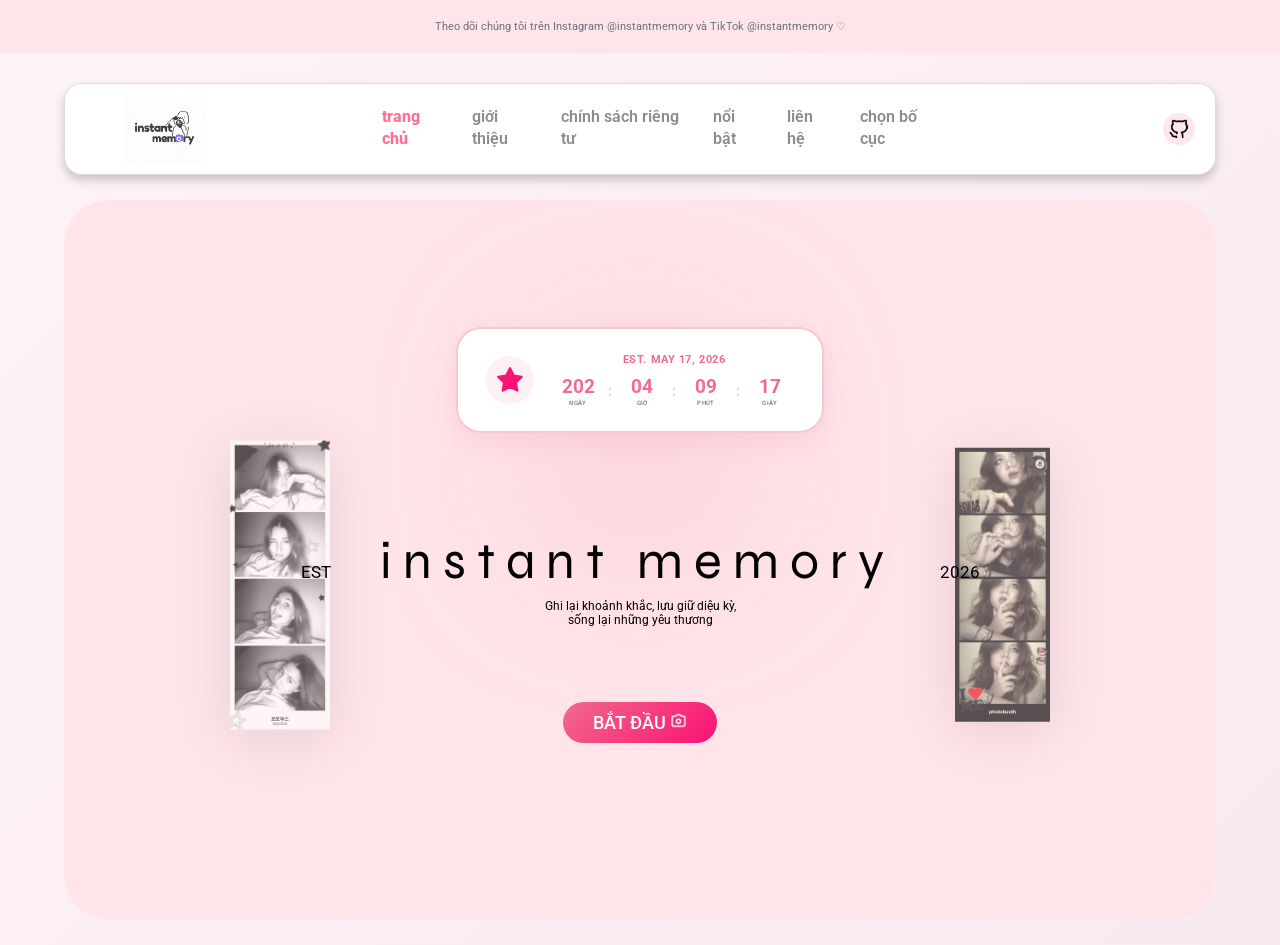
<file: instant-memory-photobooth/index.html>
<!DOCTYPE html>
  <html>
   <meta content="text/html;charset=utf-8" http-equiv="content-type"/>
   <head>
    <meta charset="utf-8"/>
    <meta content="width=device-width, initial-scale=1.0" name="viewport"/>
    <title>
     Instant Memory | Ghi lại khoảnh khắc, lưu giữ kỷ niệm
    </title>
    <meta content="Chụp ảnh phong c&aacute;ch photobooth trực tuyến, t&ugrave;y chỉnh khung, nh&atilde;n d&aacute;n v&agrave; tải dải ảnh chất lượng cao c&ugrave;ng Instant Memory." name="description"/>
    <link href="https://fonts.googleapis.com" rel="preconnect"/>
    <link crossorigin="" href="https://fonts.gstatic.com" rel="preconnect"/>
    <link href="https://fonts.googleapis.com/css2?family=Roboto:ital,wght@0,100..900;1,100..900&amp;family=Syne:wght@400..800&amp;display=swap" rel="stylesheet"/>
    <link href="https://fonts.googleapis.com/css2?family=Mukta+Mahee:wght@200;300;400;500;600;700;800&amp;display=swap" rel="stylesheet"/>
    <link href="assets/icons/photobooth-new-logo.png" rel="icon"/>
    <link href="src/css/main.css" rel="stylesheet"/>
    <link href="src/css/hero.css" rel="stylesheet"/>
    <link href="src/css/preview-animations.css" rel="stylesheet"/>
    <link href="src/css/popup.css" rel="stylesheet"/>
    <link href="src/css/countdown.css" rel="stylesheet"/>
   </head>
   <body>
    <section id="header-announcement">
     <div id="announcement-holder">
      <p class="lightgraytext" id="header-announcement-text">
       <a href="https://www.instagram.com/ngquynhw_/" target="_blank">
        Follow us on Instagram
                      @InstantMemory
       </a>
      </p>
     </div>
    </section>
    <header id="main-header">
     <nav id="new-navbar">
      <div id="logo-container">
  <a class="home-logo" href="index.html" aria-label="Instant Memory">
    <img src="assets/icons/logotrangchu.png" alt="Instant Memory Logo">
  </a>
</div>
      <div id="nav-links">
       <ul>
        <li>
         <a class="home-nav current-nav" href="index.html">
          home
         </a>
        </li>
        <li>
         <a class="home-nav" href="pages/about.html">
          about
         </a>
        </li>
        <li>
         <a class="home-nav" href="pages/privacy.html">
          privacy policy
         </a>
        </li>
        <li>
         <a class="home-nav" href="pages/spotlight.html">
          spotlight
         </a>
        </li>
        <li>
         <a class="home-nav" href="pages/contact.html">
          contact
         </a>
        </li>
        <li>
         <a class="home-nav" href="pages/choose-layout.html">
          choose layout
         </a>
        </li>
       </ul>
      </div>
      <div id="right-section">
       <div id="github-container">
        <a href="https://github.com/judiemosinabre" target="_blank">
         <img alt="github" class="s-icons-size github-icon" src="assets/icons/github-icon.webp"/>
        </a>
       </div>
      </div>
     </nav>
     <button id="hamburger-home-trigger">
      <img alt="" id="hamburger-icon" src="assets/icons/hamburger-icon.webp"/>
     </button>
     <div id="hamburger-nav">
      <button id="hamburgerBtn">
       <img alt="" id="hamburger-icon" src="assets/icons/hamburger-icon.webp"/>
      </button>
      <ul>
       <li>
        <img alt="home icon" class="nav-icons" src="assets/icons/home-icon.webp"/>
        <a class="home-nav current-nav" href="index.html">
         home
        </a>
       </li>
       <li>
        <img alt="about icon" class="nav-icons" src="assets/icons/about-icon.webp"/>
        <a class="home-nav" href="pages/about.html">
         about
        </a>
       </li>
       <li>
        <img alt="privacy icon" class="nav-icons" src="assets/icons/privacy-icon.webp"/>
        <a class="home-nav" href="pages/privacy.html">
         privacy policy
        </a>
       </li>
       <li>
        <img alt="star icon" class="nav-icons" src="assets/icons/star-icon.webp"/>
        <a class="home-nav" href="pages/spotlight.html">
         spotlight
        </a>
       </li>
       <li>
        <img alt="contact icon" class="nav-icons" src="assets/icons/contact-icon.webp"/>
        <a class="home-nav" href="pages/contact.html">
         contact
        </a>
       </li>
       <li>
        <img alt="layout icon" class="nav-icons" src="assets/icons/layout-icon.webp"/>
        <a class="home-nav" href="pages/choose-layout.html">
         choose layout
        </a>
       </li>
      </ul>
     </div>
    </header>
    <main id="main-section">
     <section id="hero">
      <div class="feature-popup hidden" id="featurePopup">
       <div class="feature-popup-overlay" id="popupOverlay">
       </div>
       <div class="feature-popup-content">
        <div class="popup-header">
         <div class="popup-badge">
          NEW
         </div>
         <button aria-label="Close popup" class="popup-close" id="closePopup">
          <svg fill="none" height="24" stroke="currentColor" stroke-width="2" viewbox="0 0 24 24" width="24">
           <line x1="18" x2="6" y1="6" y2="18">
           </line>
           <line x1="6" x2="18" y1="6" y2="18">
           </line>
          </svg>
         </button>
        </div>
        <div class="popup-body">
         <h2 class="feat-popup-title">
          What's New
         </h2>
         <p class="popup-description">
          Check out the latest features and improvements we've added to make
                              your photobooth experience even better!
          <br/>
          <span class="date-updated">
           <strong>
            Date Updated: 06/12/2026
           </strong>
          </span>
         </p>
         <ul class="features-list">
          <li class="feature-new">
           🫧 N&uacute;t bật/tắt lật gương v&agrave; &dstrok;&egrave;n flash
          </li>
          <li class="feature-new">
           💬 T&ugrave;y chọn camera cho m&aacute;y t&iacute;nh v&agrave; &dstrok;iện thoại
          </li>
          <li>
           ⭐️ Bố cục bộ lọc c&uacute;n con ( 🐶 )
          </li>
          <li>
           ⭐️ Bố cục bộ lọc tr&aacute;i tim ♡
          </li>
         </ul>
        </div>
        <div class="popup-footer">
         <button class="popup-action-btn" id="dismissPopup">
          Got it!
         </button>
        </div>
       </div>
      </div>
      <div class="gradientBgCanvasHero">
      </div>
      <div id="announcement-section">
       <div id="christmas-icon-container">
        <svg fill="none" height="28" viewbox="0 0 24 24" width="28" xmlns="http://www.w3.org/2000/svg">
         <path d="M12 2L15.09 8.26L22 9.27L17 14.14L18.18 21.02L12 17.77L5.82 21.02L7 14.14L2 9.27L8.91 8.26L12 2Z" fill="#fa1172" stroke="#fa1172" stroke-linecap="round" stroke-linejoin="round" stroke-width="2">
         </path>
        </svg>
       </div>
       <div id="countdown-content">
        <p id="countdown-title">
         Est. May 17, 2026
        </p>
        <div id="countdown-timer">
         <div class="time-unit">
          <span class="time-value" id="days">
           00
          </span>
          <span class="time-label">
           days
          </span>
         </div>
         <div class="time-separator">
          :
         </div>
         <div class="time-unit">
          <span class="time-value" id="hours">
           00
          </span>
          <span class="time-label">
           hours
          </span>
         </div>
         <div class="time-separator">
          :
         </div>
         <div class="time-unit">
          <span class="time-value" id="minutes">
           00
          </span>
          <span class="time-label">
           mins
          </span>
         </div>
         <div class="time-separator">
          :
         </div>
         <div class="time-unit">
          <span class="time-value" id="seconds">
           00
          </span>
          <span class="time-label">
           secs
          </span>
         </div>
        </div>
       </div>
      </div>
      <div class="heading-container">
       <h1 class="hero-header">
        <span class="text-span">
         EST
        </span>
        <span class="hero-animation">
         <span>
          i
         </span>
         <span>
          n
         </span>
         <span>
          s
         </span>
         <span>
          t
         </span>
         <span>
          a
         </span>
         <span>
          n
         </span>
         <span>
          t
         </span>
         <span>
          &nbsp;
         </span>
         <span>
          m
         </span>
         <span>
          e
         </span>
         <span>
          m
         </span>
         <span>
          o
         </span>
         <span>
          r
         </span>
         <span>
          y
         </span>
        </span>
        <span class="text-span">
         2026
        </span>
       </h1>
       <p class="small-subtext">
        Capture the moment, cherish the magic,
        <br/>
        relive the love
       </p>
      </div>
      <div class="button-container">
  <button class="new-main-button" id="go-start-page" type="button">
    <span>BẮT ĐẦU</span>
    <img alt="camera icon" class="camera-icon camera-size" src="assets/icons/camera-icon-white.webp"/>
  </button>
</div>
     </section>
     <img alt="sample image" id="preview-img6" loading="lazy" src="assets/spotlight/week7/week7.1.webp"/>
     <img alt="sample image" id="preview-img3" loading="lazy" src="assets/spotlight/week7/week7.2.webp"/>
     <article>
     </article>
    </main>
    <script src="src/vendor/confetti.browser.min.js">
    </script>
    <script src="src/js/main.js">
    </script>
    <script src="src/js/announcement.js">
    </script>
    <script src="src/js/popup.js">
    </script>
    <script src="src/js/countdown.js">
    </script>
    <script src="src/js/vi.js">
    </script>

    <script>
  const goStartPage = document.getElementById("go-start-page");

  if (goStartPage) {
    goStartPage.addEventListener("click", function () {
      window.location.href = "pages/start.html";
    });
  }
</script>
   </body>
  </html>
</file>
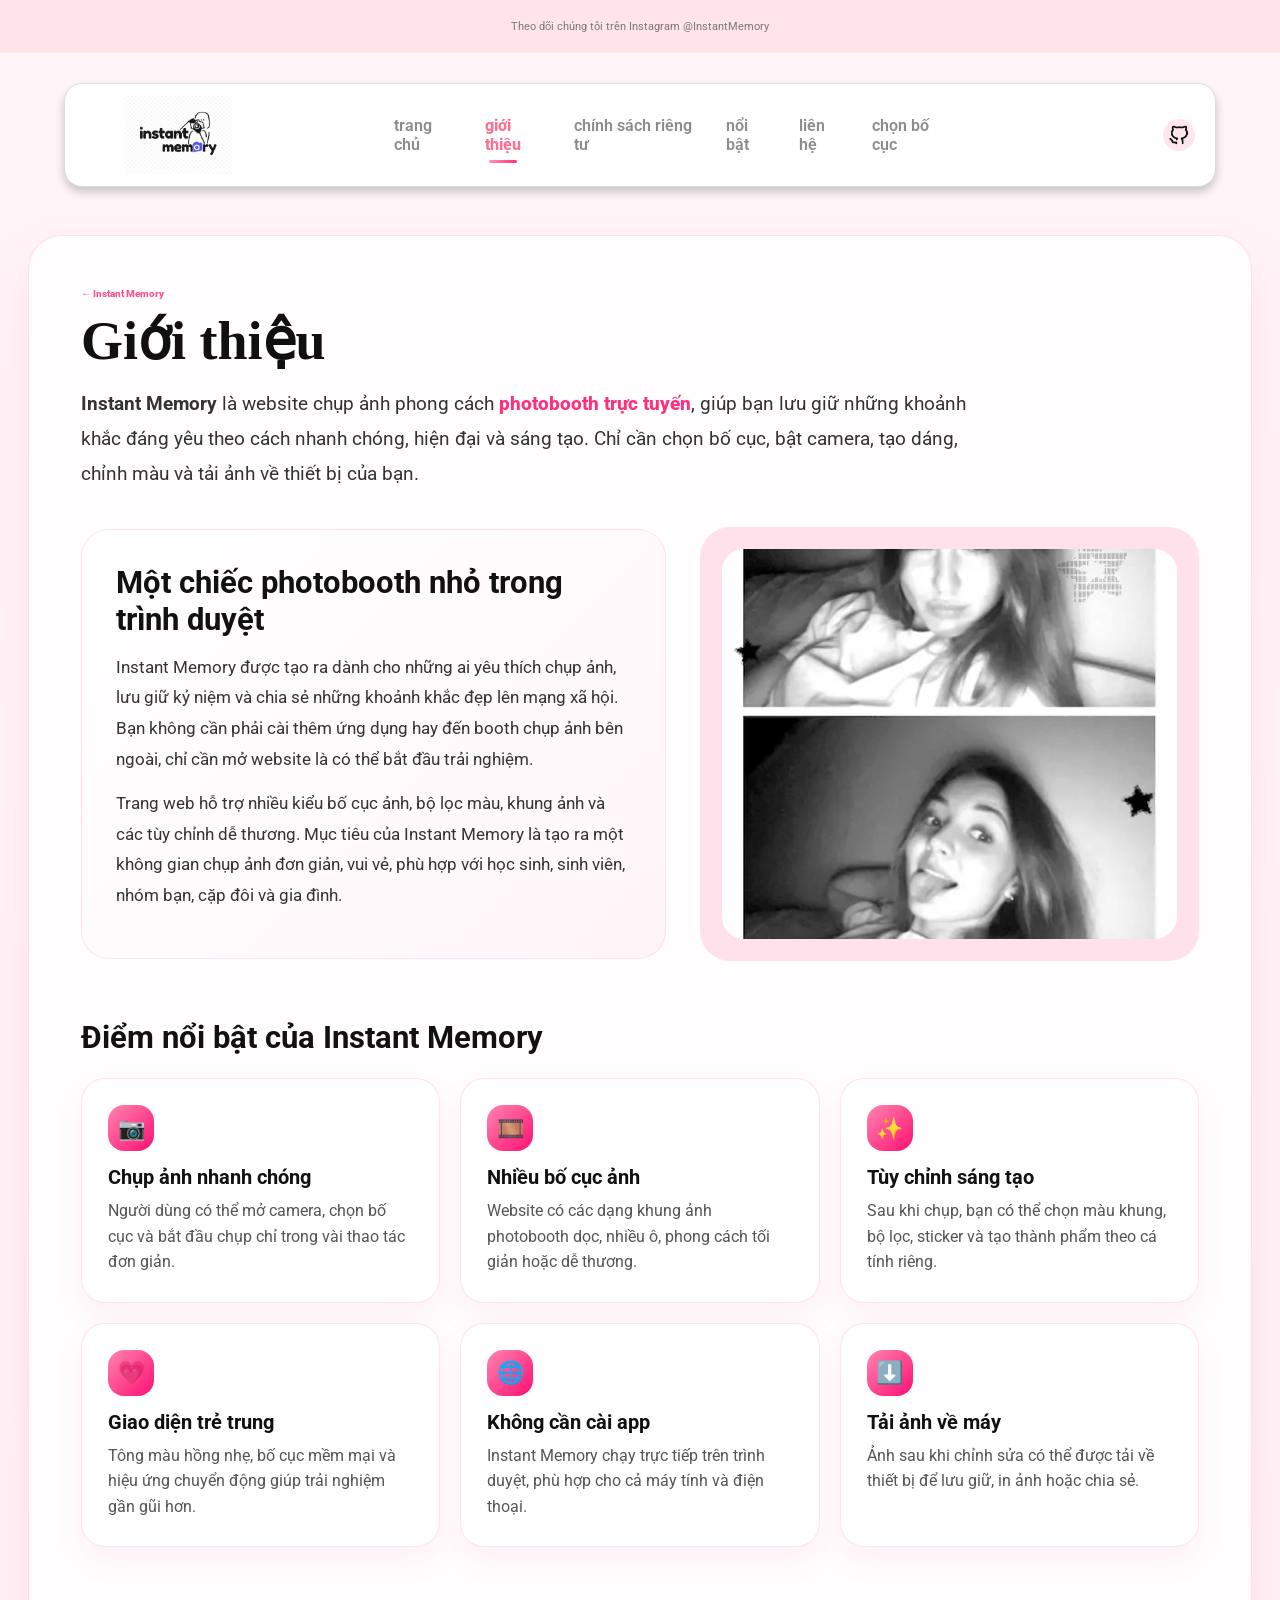
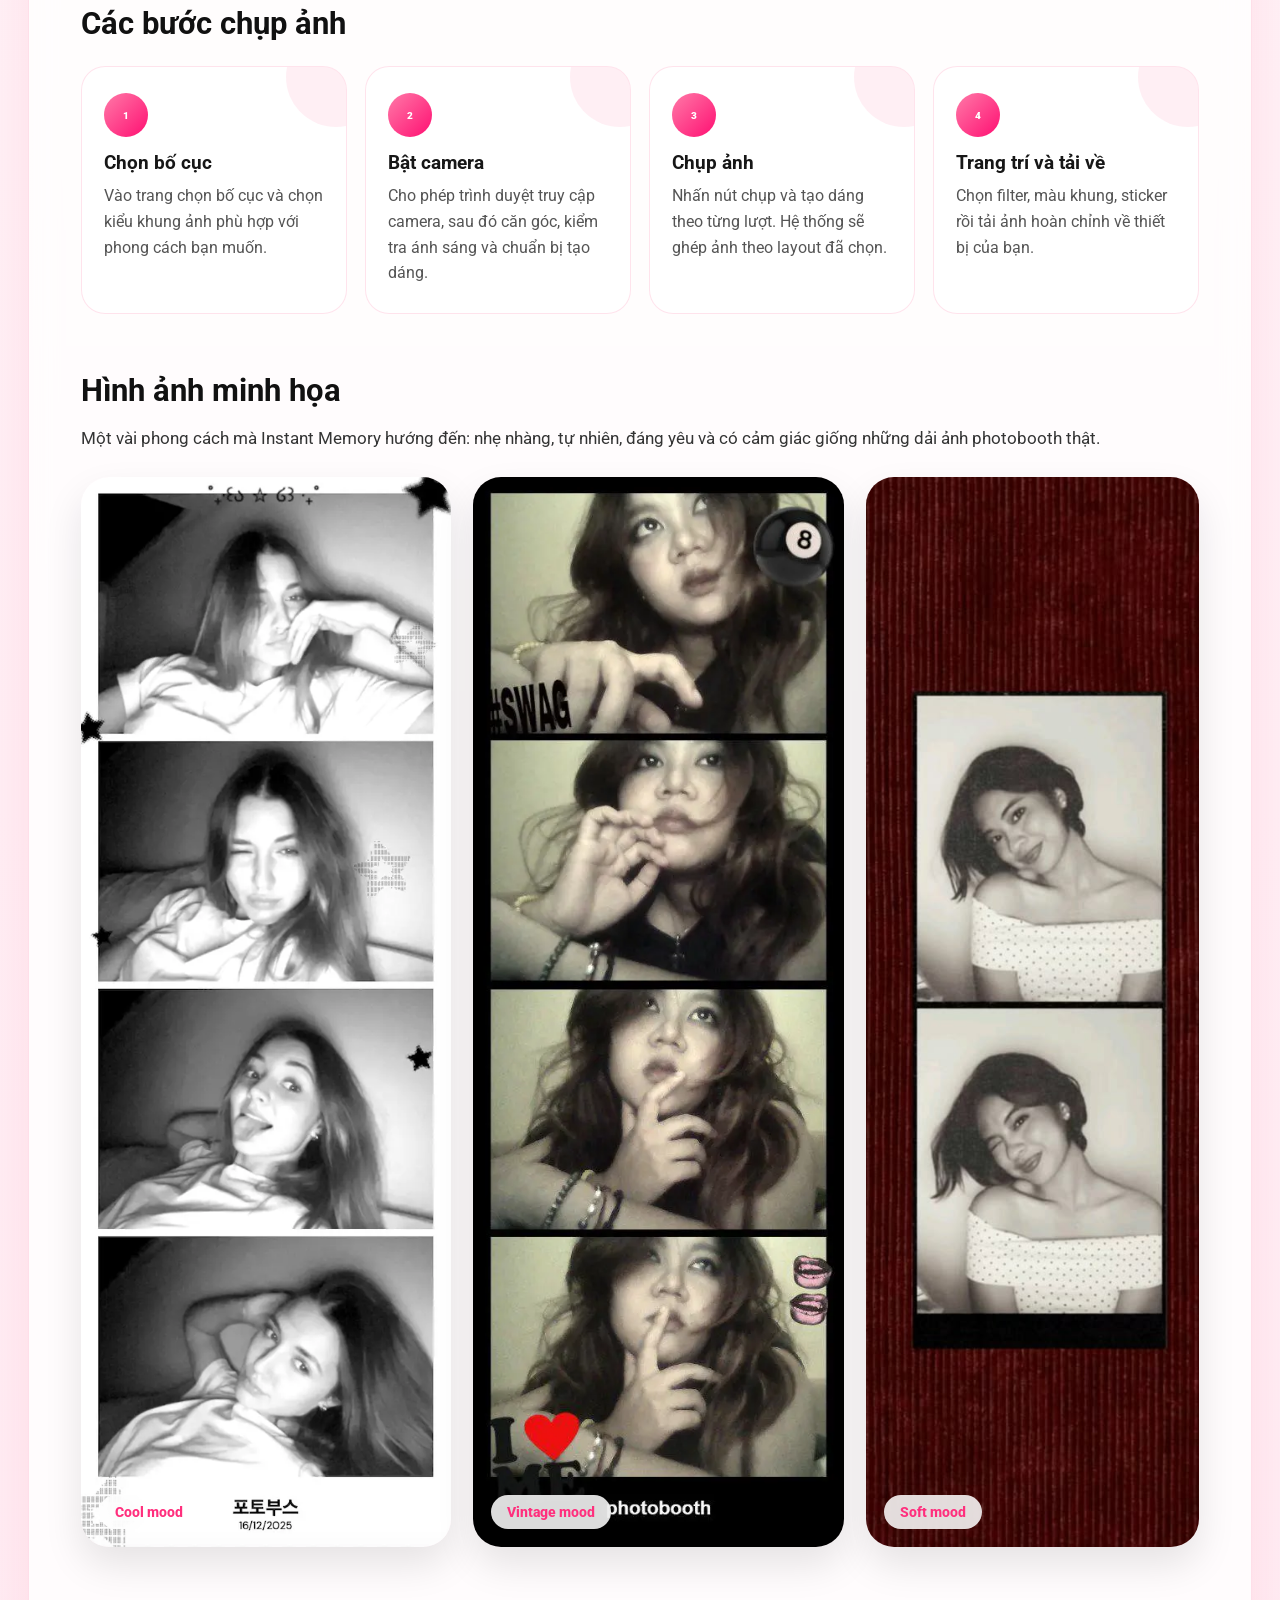
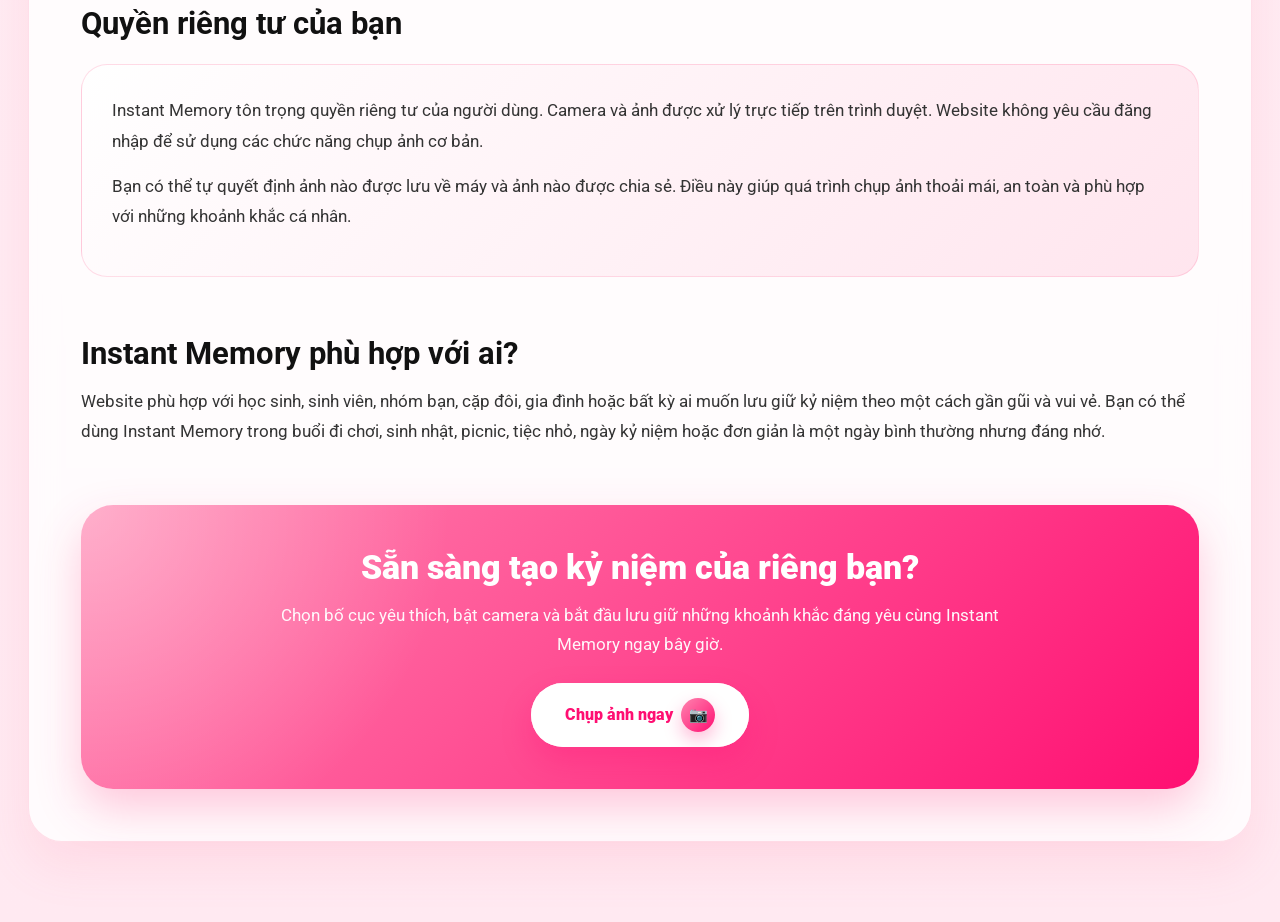
<file: instant-memory-photobooth/pages/about.html>
<!DOCTYPE html>
<html lang="vi">
<head>
  <meta charset="UTF-8" />
  <meta content="width=device-width, initial-scale=1.0" name="viewport" />

  <title>Giới thiệu | Instant Memory</title>

  <meta
    name="description"
    content="Giới thiệu về Instant Memory - website chụp ảnh photobooth trực tuyến, chọn khung ảnh, chụp ảnh, chỉnh filter và lưu giữ kỷ niệm."
  />

  <link href="https://fonts.googleapis.com" rel="preconnect" />
  <link crossorigin href="https://fonts.gstatic.com" rel="preconnect" />
  <link
    href="https://fonts.googleapis.com/css2?family=Roboto:ital,wght@0,100..900;1,100..900&family=Syne:wght@400..800&display=swap"
    rel="stylesheet"
  />

  <link href="../assets/icons/logotrangchu.png" rel="icon" />
  <link href="../src/css/main.css" rel="stylesheet" />

  <style>
    body {
      margin: 0;
      font-family: "Roboto", Arial, sans-serif;
      background: linear-gradient(180deg, #fff5f8 0%, #ffe9f1 100%);
      color: #171717;
    }

    /* ===== ACTIVE MENU ABOUT ===== */
    #nav-links .home-nav {
      position: relative;
      transition: 0.25s ease;
    }

    #nav-links .home-nav:hover {
      color: #ff4f86;
      transform: translateY(-2px);
    }

    #nav-links .about-active {
      color: #ff4f86 !important;
      font-weight: 800;
    }

    #nav-links .about-active::after {
      content: "";
      position: absolute;
      left: 50%;
      bottom: -8px;
      transform: translateX(-50%);
      width: 26px;
      height: 3px;
      border-radius: 99px;
      background: linear-gradient(90deg, #ff7aa8, #ff0f72);
    }

    /* ===== LOGO NAVBAR ===== */
    #logo-container {
      display: flex;
      align-items: center;
      justify-content: center;
    }

    .home-logo {
      display: flex;
      align-items: center;
      justify-content: center;
      width: 185px;
      height: 80px;
      overflow: hidden;
      text-decoration: none;
    }

    .home-logo img {
      max-width: 100%;
      max-height: 72px;
      object-fit: contain;
      display: block;
      transform: scale(1.45);
      transform-origin: center;
      mix-blend-mode: multiply;
      opacity: 0.9;
    }

    /* ===== ABOUT PAGE ===== */
    .about-page {
      max-width: 1280px;
      margin: 48px auto 80px;
      padding: 0 28px;
    }

    .about-container {
      background: rgba(255, 255, 255, 0.82);
      border: 1px solid rgba(255, 120, 160, 0.22);
      border-radius: 34px;
      padding: 52px;
      box-shadow: 0 22px 48px rgba(255, 105, 150, 0.13);
      backdrop-filter: blur(14px);
    }

    .back-link {
      display: inline-flex;
      align-items: center;
      gap: 8px;
      margin-bottom: 14px;
      color: #ff4f86;
      text-decoration: none;
      font-weight: 800;
      transition: 0.25s ease;
    }

    .back-link:hover {
      transform: translateX(-5px);
      color: #ff0f72;
    }

    .about-title {
      margin: 0 0 16px;
      font-size: 54px;
      line-height: 1.05;
      font-family: Georgia, "Times New Roman", serif;
      color: #101010;
    }

    .about-intro {
      max-width: 920px;
      font-size: 19px;
      line-height: 1.85;
      margin: 0 0 36px;
      color: #333;
    }

    .pink-text {
      color: #ff2f7d;
      font-weight: 800;
    }

    .hero-about {
      display: grid;
      grid-template-columns: 1.08fr 0.92fr;
      gap: 34px;
      align-items: center;
      margin-top: 22px;
    }

    .hero-text-box {
      background: linear-gradient(135deg, #fff, #fff5f8);
      border: 1px solid rgba(255, 120, 160, 0.18);
      border-radius: 28px;
      padding: 34px;
    }

    .hero-text-box h2,
    .section-title {
      margin: 0 0 14px;
      font-size: 31px;
      color: #111;
    }

    .hero-text-box p,
    .about-section p {
      margin: 0 0 14px;
      font-size: 17px;
      line-height: 1.8;
      color: #343434;
    }

    .hero-image {
      background: #ffe1eb;
      border-radius: 30px;
      padding: 22px;
      transition: 0.3s ease;
    }

    .hero-image:hover {
      transform: translateY(-8px) rotate(1deg);
      box-shadow: 0 22px 45px rgba(255, 70, 130, 0.18);
    }

    .hero-image img {
      width: 100%;
      height: 390px;
      object-fit: cover;
      border-radius: 22px;
      display: block;
    }

    .about-section {
      margin-top: 58px;
    }

    .feature-grid {
      display: grid;
      grid-template-columns: repeat(3, 1fr);
      gap: 20px;
      margin-top: 22px;
    }

    .feature-card {
      background: #fff;
      border: 1px solid rgba(255, 90, 140, 0.17);
      border-radius: 24px;
      padding: 26px;
      box-shadow: 0 14px 30px rgba(255, 105, 150, 0.08);
      transition: 0.28s ease;
    }

    .feature-card:hover {
      transform: translateY(-8px);
      box-shadow: 0 20px 40px rgba(255, 80, 135, 0.16);
      border-color: rgba(255, 47, 125, 0.4);
    }

    .feature-icon {
      width: 46px;
      height: 46px;
      border-radius: 16px;
      background: linear-gradient(135deg, #ff85b0, #ff0f72);
      display: flex;
      align-items: center;
      justify-content: center;
      color: white;
      font-size: 22px;
      margin-bottom: 14px;
    }

    .feature-card h3 {
      margin: 0 0 10px;
      font-size: 20px;
      color: #111;
    }

    .feature-card p {
      margin: 0;
      font-size: 15.5px;
      line-height: 1.65;
      color: #555;
    }

    .steps-grid {
      display: grid;
      grid-template-columns: repeat(4, 1fr);
      gap: 18px;
      margin-top: 24px;
    }

    .step-card {
      position: relative;
      background: #fff;
      border-radius: 24px;
      padding: 26px 22px;
      border: 1px solid rgba(255, 90, 140, 0.17);
      overflow: hidden;
      transition: 0.28s ease;
    }

    .step-card::before {
      content: "";
      position: absolute;
      right: -40px;
      top: -40px;
      width: 100px;
      height: 100px;
      border-radius: 50%;
      background: rgba(255, 95, 143, 0.1);
    }

    .step-card:hover {
      transform: translateY(-8px);
      box-shadow: 0 18px 38px rgba(255, 80, 135, 0.15);
    }

    .step-number {
      width: 44px;
      height: 44px;
      border-radius: 50%;
      background: linear-gradient(135deg, #ff7aa8, #ff0f72);
      color: white;
      font-weight: 900;
      display: flex;
      align-items: center;
      justify-content: center;
      margin-bottom: 14px;
    }

    .step-card h3 {
      margin: 0 0 10px;
      font-size: 19px;
    }

    .step-card p {
      margin: 0;
      font-size: 15.5px;
      line-height: 1.65;
      color: #555;
    }

    .gallery-grid {
      display: grid;
      grid-template-columns: 1fr 1fr 0.9fr;
      gap: 22px;
      margin-top: 24px;
      align-items: stretch;
    }

    .gallery-item {
      position: relative;
      min-height: 310px;
      border-radius: 28px;
      overflow: hidden;
      background: #fff0f5;
      box-shadow: 0 18px 38px rgba(0, 0, 0, 0.1);
      transition: 0.3s ease;
    }

    .gallery-item:hover {
      transform: translateY(-8px) scale(1.015);
      box-shadow: 0 26px 50px rgba(255, 80, 135, 0.2);
    }

    .gallery-item img {
      width: 100%;
      height: 100%;
      min-height: 310px;
      object-fit: cover;
      display: block;
    }

    .gallery-label {
      position: absolute;
      left: 18px;
      bottom: 18px;
      padding: 9px 16px;
      border-radius: 999px;
      background: rgba(255, 255, 255, 0.86);
      backdrop-filter: blur(10px);
      color: #ff2f7d;
      font-size: 14px;
      font-weight: 800;
    }

    .mock-strip {
      min-height: 310px;
      background: linear-gradient(180deg, #fff 0%, #ffe6ef 100%);
      display: flex;
      align-items: center;
      justify-content: center;
      padding: 22px;
    }

    .strip-paper {
      width: 140px;
      background: white;
      border-radius: 8px;
      padding: 10px;
      box-shadow: 0 20px 38px rgba(0, 0, 0, 0.18);
      transform: rotate(-4deg);
      transition: 0.3s ease;
    }

    .mock-strip:hover .strip-paper {
      transform: rotate(2deg) scale(1.06);
    }

    .strip-photo {
      height: 74px;
      background: linear-gradient(135deg, #d9d9d9, #9f9f9f);
      margin-bottom: 8px;
      border-radius: 4px;
    }

    .strip-photo:nth-child(2) {
      background: linear-gradient(135deg, #f4bfd0, #777);
    }

    .strip-photo:nth-child(3) {
      background: linear-gradient(135deg, #c9c9c9, #ffd6e4);
    }

    .strip-caption {
      text-align: center;
      font-size: 11px;
      font-weight: 800;
      color: #ff2f7d;
      margin-top: 8px;
    }

    .privacy-box {
      background: linear-gradient(135deg, #fff, #ffe5ee);
      border: 1px solid rgba(255, 90, 140, 0.2);
      border-radius: 26px;
      padding: 30px;
      margin-top: 22px;
    }

    .cta-box {
      margin-top: 58px;
      padding: 42px 32px;
      border-radius: 32px;
      text-align: center;
      color: white;
      background:
        radial-gradient(circle at top left, rgba(255,255,255,0.35), transparent 32%),
        linear-gradient(135deg, #ff85b0, #ff0f72);
      box-shadow: 0 20px 45px rgba(255, 47, 125, 0.25);
    }

    .cta-box h2 {
      margin: 0 0 14px;
      font-size: 34px;
    }

    .cta-box p {
      max-width: 720px;
      margin: 0 auto 24px;
      font-size: 17px;
      line-height: 1.7;
    }

    .cta-button {
      display: inline-flex;
      align-items: center;
      justify-content: center;
      gap: 8px;
      background: white;
      color: #ff0f72;
      padding: 15px 34px;
      border-radius: 999px;
      font-weight: 900;
      text-decoration: none;
      transition: 0.25s ease;
    }

    .cta-button:hover {
      transform: translateY(-4px);
      box-shadow: 0 14px 28px rgba(0, 0, 0, 0.18);
    }

    @media screen and (max-width: 1024px) {
      .hero-about,
      .feature-grid,
      .steps-grid,
      .gallery-grid {
        grid-template-columns: 1fr 1fr;
      }

      .mock-strip {
        grid-column: 1 / -1;
      }
    }

    @media screen and (max-width: 768px) {
      .about-page {
        margin: 28px auto 60px;
        padding: 0 18px;
      }

      .about-container {
        padding: 32px 22px;
        border-radius: 26px;
      }

      .about-title {
        font-size: 40px;
      }

      .about-intro {
        font-size: 16.5px;
      }

      .hero-about,
      .feature-grid,
      .steps-grid,
      .gallery-grid {
        grid-template-columns: 1fr;
      }

      .hero-image img,
      .gallery-item img,
      .gallery-item {
        min-height: 240px;
        height: auto;
      }

      .home-logo {
        width: 135px;
        height: 58px;
      }

      .home-logo img {
        max-height: 50px;
        transform: scale(1.25);
      }
    }
  </style>
</head>

<body>
  <!-- Thanh thông báo giống trang chủ -->
  <section id="header-announcement">
    <div id="announcement-holder">
      <p class="lightgraytext" id="header-announcement-text">
        <a href="https://www.instagram.com/ngquynhw_/" target="_blank">
          Theo dõi chúng tôi trên Instagram @InstantMemory
        </a>
      </p>
    </div>
  </section>

  <!-- Header / Menu giống trang chủ -->
  <header id="main-header">
    <nav id="new-navbar">
      <div id="logo-container">
        <a class="home-logo" href="../index.html" aria-label="Instant Memory">
          <img src="../assets/icons/logotrangchu.png" alt="Instant Memory Logo" />
        </a>
      </div>

      <div id="nav-links">
        <ul>
          <li>
            <a class="home-nav" href="../index.html">trang chủ</a>
          </li>
          <li>
            <a class="home-nav about-active current-nav" href="about.html">giới thiệu</a>
          </li>
          <li>
            <a class="home-nav" href="privacy.html">chính sách riêng tư</a>
          </li>
          <li>
            <a class="home-nav" href="spotlight.html">nổi bật</a>
          </li>
          <li>
            <a class="home-nav" href="contact.html">liên hệ</a>
          </li>
          <li>
            <a class="home-nav" href="choose-layout.html">chọn bố cục</a>
          </li>
        </ul>
      </div>

      <div id="right-section">
        <div id="github-container">
          <a href="https://github.com/judiemosinabre" target="_blank">
            <img
              alt="github"
              class="s-icons-size github-icon"
              src="../assets/icons/github-icon.webp"
            />
          </a>
        </div>
      </div>
    </nav>

    <button id="hamburger-home-trigger">
      <img alt="menu" id="hamburger-icon" src="../assets/icons/hamburger-icon.webp" />
    </button>

    <div id="hamburger-nav">
      <button id="hamburgerBtn">
        <img alt="menu" id="hamburger-icon" src="../assets/icons/hamburger-icon.webp" />
      </button>

      <ul>
        <li>
          <img alt="home icon" class="nav-icons" src="../assets/icons/home-icon.webp" />
          <a class="home-nav" href="../index.html">trang chủ</a>
        </li>

        <li>
          <img alt="about icon" class="nav-icons" src="../assets/icons/about-icon.webp" />
          <a class="home-nav about-active current-nav" href="about.html">giới thiệu</a>
        </li>

        <li>
          <img alt="privacy icon" class="nav-icons" src="../assets/icons/privacy-icon.webp" />
          <a class="home-nav" href="privacy.html">chính sách riêng tư</a>
        </li>

        <li>
          <img alt="star icon" class="nav-icons" src="../assets/icons/star-icon.webp" />
          <a class="home-nav" href="spotlight.html">nổi bật</a>
        </li>

        <li>
          <img alt="contact icon" class="nav-icons" src="../assets/icons/contact-icon.webp" />
          <a class="home-nav" href="contact.html">liên hệ</a>
        </li>

        <li>
          <img alt="layout icon" class="nav-icons" src="../assets/icons/layout-icon.webp" />
          <a class="home-nav" href="choose-layout.html">chọn bố cục</a>
        </li>
      </ul>
    </div>
  </header>

  <main class="about-page">
    <section class="about-container">
      <a class="back-link" href="../index.html">← Instant Memory</a>

      <h1 class="about-title">Giới thiệu</h1>

      <p class="about-intro">
        <strong>Instant Memory</strong> là website chụp ảnh phong cách
        <span class="pink-text">photobooth trực tuyến</span>, giúp bạn lưu giữ những khoảnh khắc
        đáng yêu theo cách nhanh chóng, hiện đại và sáng tạo. Chỉ cần chọn bố cục,
        bật camera, tạo dáng, chỉnh màu và tải ảnh về thiết bị của bạn.
      </p>

      <div class="hero-about">
        <div class="hero-text-box">
          <h2>Một chiếc photobooth nhỏ trong trình duyệt</h2>

          <p>
            Instant Memory được tạo ra dành cho những ai yêu thích chụp ảnh, lưu giữ kỷ niệm
            và chia sẻ những khoảnh khắc đẹp lên mạng xã hội. Bạn không cần phải cài thêm ứng dụng
            hay đến booth chụp ảnh bên ngoài, chỉ cần mở website là có thể bắt đầu trải nghiệm.
          </p>

          <p>
            Trang web hỗ trợ nhiều kiểu bố cục ảnh, bộ lọc màu, khung ảnh và các tùy chỉnh dễ thương.
            Mục tiêu của Instant Memory là tạo ra một không gian chụp ảnh đơn giản, vui vẻ,
            phù hợp với học sinh, sinh viên, nhóm bạn, cặp đôi và gia đình.
          </p>
        </div>

        <div class="hero-image">
          <img
            src="../assets/spotlight/week7/week7.1.webp"
            alt="Ảnh minh họa photobooth Instant Memory"
          />
        </div>
      </div>

      <section class="about-section">
        <h2 class="section-title">Điểm nổi bật của Instant Memory</h2>

        <div class="feature-grid">
          <div class="feature-card">
            <div class="feature-icon">📷</div>
            <h3>Chụp ảnh nhanh chóng</h3>
            <p>
              Người dùng có thể mở camera, chọn bố cục và bắt đầu chụp chỉ trong vài thao tác đơn giản.
            </p>
          </div>

          <div class="feature-card">
            <div class="feature-icon">🎞️</div>
            <h3>Nhiều bố cục ảnh</h3>
            <p>
              Website có các dạng khung ảnh photobooth dọc, nhiều ô, phong cách tối giản hoặc dễ thương.
            </p>
          </div>

          <div class="feature-card">
            <div class="feature-icon">✨</div>
            <h3>Tùy chỉnh sáng tạo</h3>
            <p>
              Sau khi chụp, bạn có thể chọn màu khung, bộ lọc, sticker và tạo thành phẩm theo cá tính riêng.
            </p>
          </div>

          <div class="feature-card">
            <div class="feature-icon">💗</div>
            <h3>Giao diện trẻ trung</h3>
            <p>
              Tông màu hồng nhẹ, bố cục mềm mại và hiệu ứng chuyển động giúp trải nghiệm gần gũi hơn.
            </p>
          </div>

          <div class="feature-card">
            <div class="feature-icon">🌐</div>
            <h3>Không cần cài app</h3>
            <p>
              Instant Memory chạy trực tiếp trên trình duyệt, phù hợp cho cả máy tính và điện thoại.
            </p>
          </div>

          <div class="feature-card">
            <div class="feature-icon">⬇️</div>
            <h3>Tải ảnh về máy</h3>
            <p>
              Ảnh sau khi chỉnh sửa có thể được tải về thiết bị để lưu giữ, in ảnh hoặc chia sẻ.
            </p>
          </div>
        </div>
      </section>

      <section class="about-section">
        <h2 class="section-title">Các bước chụp ảnh</h2>

        <div class="steps-grid">
          <div class="step-card">
            <div class="step-number">1</div>
            <h3>Chọn bố cục</h3>
            <p>
              Vào trang chọn bố cục và chọn kiểu khung ảnh phù hợp với phong cách bạn muốn.
            </p>
          </div>

          <div class="step-card">
            <div class="step-number">2</div>
            <h3>Bật camera</h3>
            <p>
              Cho phép trình duyệt truy cập camera, sau đó căn góc, kiểm tra ánh sáng và chuẩn bị tạo dáng.
            </p>
          </div>

          <div class="step-card">
            <div class="step-number">3</div>
            <h3>Chụp ảnh</h3>
            <p>
              Nhấn nút chụp và tạo dáng theo từng lượt. Hệ thống sẽ ghép ảnh theo layout đã chọn.
            </p>
          </div>

          <div class="step-card">
            <div class="step-number">4</div>
            <h3>Trang trí và tải về</h3>
            <p>
              Chọn filter, màu khung, sticker rồi tải ảnh hoàn chỉnh về thiết bị của bạn.
            </p>
          </div>
        </div>
      </section>

      <section class="about-section">
        <h2 class="section-title">Hình ảnh minh họa</h2>

        <p>
          Một vài phong cách mà Instant Memory hướng đến: nhẹ nhàng, tự nhiên, đáng yêu
          và có cảm giác giống những dải ảnh photobooth thật.
        </p>

        <div class="gallery-grid">
          <div class="gallery-item">
            <img src="../assets/spotlight/week7/week7.1.webp" alt="Ảnh photobooth mẫu 1" />
            <span class="gallery-label">Cool mood</span>
          </div>

          <div class="gallery-item">
            <img src="../assets/spotlight/week7/week7.2.webp" alt="Ảnh photobooth mẫu 2" />
            <span class="gallery-label">Vintage mood</span>
          </div>

           <div class="gallery-item">
            <img src="../assets/spotlight/week7/week7.5.webp" alt="Ảnh photobooth mẫu 5" />
            <span class="gallery-label">Soft mood</span>
          </div>
         


        </div>
      </section>

      <section class="about-section">
        <h2 class="section-title">Quyền riêng tư của bạn</h2>

        <div class="privacy-box">
          <p>
            Instant Memory tôn trọng quyền riêng tư của người dùng. Camera và ảnh được xử lý trực tiếp
            trên trình duyệt. Website không yêu cầu đăng nhập để sử dụng các chức năng chụp ảnh cơ bản.
          </p>

          <p>
            Bạn có thể tự quyết định ảnh nào được lưu về máy và ảnh nào được chia sẻ. Điều này giúp
            quá trình chụp ảnh thoải mái, an toàn và phù hợp với những khoảnh khắc cá nhân.
          </p>
        </div>
      </section>

      <section class="about-section">
        <h2 class="section-title">Instant Memory phù hợp với ai?</h2>

        <p>
          Website phù hợp với học sinh, sinh viên, nhóm bạn, cặp đôi, gia đình hoặc bất kỳ ai muốn
          lưu giữ kỷ niệm theo một cách gần gũi và vui vẻ. Bạn có thể dùng Instant Memory trong buổi
          đi chơi, sinh nhật, picnic, tiệc nhỏ, ngày kỷ niệm hoặc đơn giản là một ngày bình thường
          nhưng đáng nhớ.
        </p>
      </section>

      <div class="cta-box">
        <h2>Sẵn sàng tạo kỷ niệm của riêng bạn?</h2>
        <p>
          Chọn bố cục yêu thích, bật camera và bắt đầu lưu giữ những khoảnh khắc đáng yêu cùng
          Instant Memory ngay bây giờ.
        </p>

       <a class="cta-button modern-shoot-btn" href="start.html">
  <span>Chụp ảnh ngay</span>
  <span class="btn-icon">📷</span>
</a>
      </div>
    </section>
  </main>

  <script src="../src/js/main.js"></script>
</body>
</html>
</file>
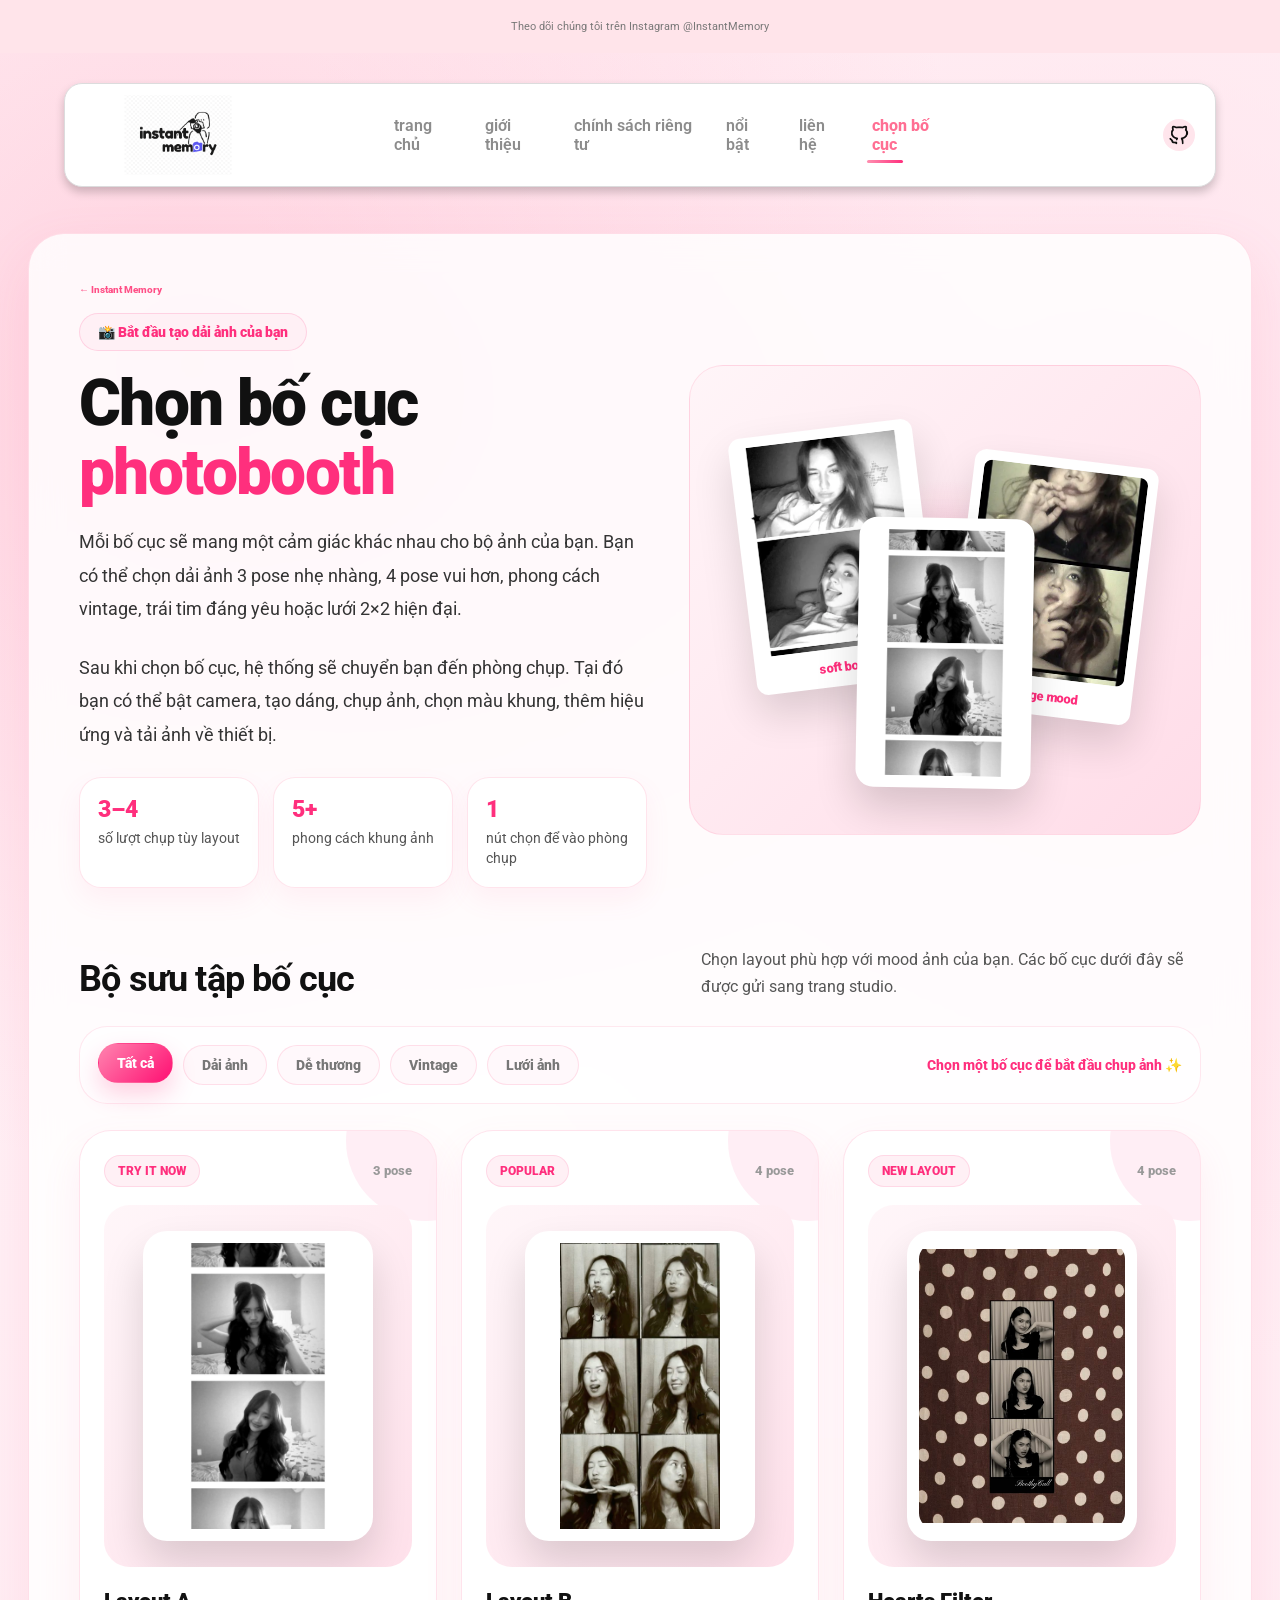
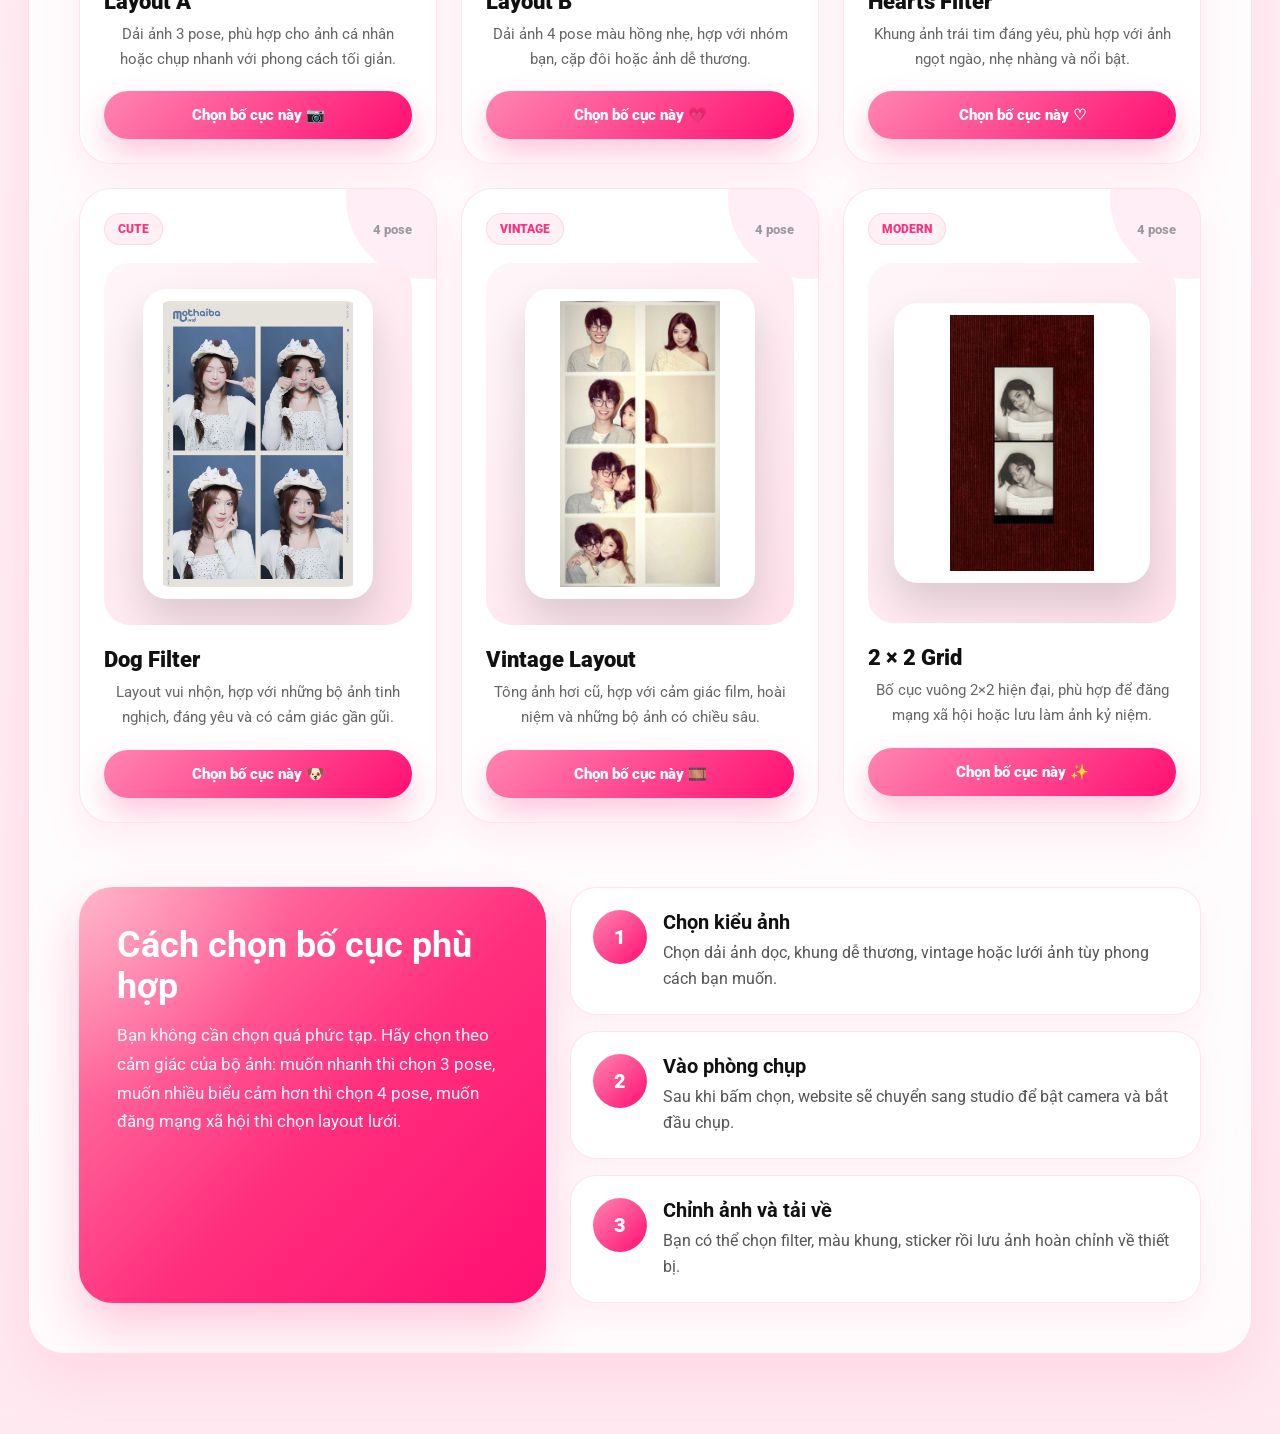
<file: instant-memory-photobooth/pages/choose-layout.html>
<!DOCTYPE html>
<html lang="vi">
<head>
  <meta charset="UTF-8" />
  <meta content="width=device-width, initial-scale=1.0" name="viewport" />

  <title>Chọn bố cục | Instant Memory</title>

  <meta
    name="description"
    content="Chọn bố cục chụp ảnh photobooth tại Instant Memory: dải 3 ảnh, dải 4 ảnh, layout trái tim, vintage và lưới 2x2."
  />

  <link href="https://fonts.googleapis.com" rel="preconnect" />
  <link crossorigin href="https://fonts.gstatic.com" rel="preconnect" />
  <link
    href="https://fonts.googleapis.com/css2?family=Roboto:ital,wght@0,100..900;1,100..900&family=Syne:wght@400..800&display=swap"
    rel="stylesheet"
  />

  <link href="../assets/icons/logotrangchu.png" rel="icon" />
  <link href="../src/css/main.css" rel="stylesheet" />

  <style>
    body {
      margin: 0;
      font-family: "Roboto", Arial, sans-serif;
      background:
        radial-gradient(circle at 15% 12%, rgba(255, 143, 176, 0.34), transparent 28%),
        radial-gradient(circle at 86% 16%, rgba(255, 220, 232, 0.8), transparent 32%),
        linear-gradient(180deg, #fff5f8 0%, #ffe9f1 100%);
      color: #171717;
    }

    a,
    button,
    p,
    h1,
    h2,
    h3,
    span,
    .home-nav {
      font-family: "Roboto", Arial, sans-serif !important;
    }

    /* ===== MENU GIỐNG CÁC TRANG KHÁC ===== */
    #nav-links .home-nav,
    #hamburger-nav .home-nav {
      position: relative;
      font-size: 16px;
      font-weight: 600;
      color: #8c8c8c;
      letter-spacing: 0;
      text-transform: none;
      transition: all 0.25s ease;
    }

    #nav-links .home-nav:hover,
    #hamburger-nav .home-nav:hover {
      color: #ff5f8f;
      transform: translateY(-2px);
    }

    #nav-links .layout-active,
    #hamburger-nav .layout-active {
      color: #ff6f93 !important;
      font-weight: 800;
    }

    #nav-links .layout-active::after {
      content: "";
      position: absolute;
      left: 50%;
      bottom: -9px;
      width: 36px;
      height: 3px;
      border-radius: 999px;
      background: linear-gradient(90deg, #ff8fb0, #ff2f7d);
      transform: translateX(-50%);
    }

    /* ===== LOGO NAVBAR ===== */
    #logo-container {
      display: flex;
      align-items: center;
      justify-content: center;
    }

    .home-logo {
      display: flex;
      align-items: center;
      justify-content: center;
      width: 185px;
      height: 80px;
      overflow: hidden;
      text-decoration: none;
    }

    .home-logo img {
      max-width: 100%;
      max-height: 72px;
      object-fit: contain;
      display: block;
      transform: scale(1.45);
      transform-origin: center;
      mix-blend-mode: multiply;
      opacity: 0.9;
    }

    /* ===== CHOOSE LAYOUT PAGE ===== */
    .choose-page {
      max-width: 1320px;
      margin: 46px auto 80px;
      padding: 0 28px;
    }

    .choose-shell {
      background: rgba(255, 255, 255, 0.82);
      border: 1px solid rgba(255, 120, 160, 0.22);
      border-radius: 36px;
      padding: 50px;
      box-shadow: 0 24px 55px rgba(255, 105, 150, 0.14);
      backdrop-filter: blur(16px);
      overflow: hidden;
    }

    .back-link {
      display: inline-flex;
      align-items: center;
      gap: 8px;
      margin-bottom: 18px;
      color: #ff4f86;
      text-decoration: none;
      font-weight: 800;
      transition: 0.25s ease;
    }

    .back-link:hover {
      transform: translateX(-5px);
      color: #ff0f72;
    }

    .choose-hero {
      display: grid;
      grid-template-columns: 1fr 0.9fr;
      gap: 42px;
      align-items: center;
      margin-bottom: 58px;
    }

    .choose-badge {
      display: inline-flex;
      align-items: center;
      gap: 8px;
      padding: 10px 18px;
      border-radius: 999px;
      background: #fff0f5;
      color: #ff2f7d;
      font-size: 14px;
      font-weight: 900;
      margin-bottom: 18px;
      border: 1px solid rgba(255, 47, 125, 0.16);
    }

    .choose-title {
      margin: 0 0 18px;
      font-size: clamp(42px, 5vw, 64px);
      line-height: 1.08;
      font-weight: 950;
      letter-spacing: -1.6px;
      color: #111;
    }

    .choose-title span {
      display: block;
      color: #ff2f7d;
    }

    .choose-desc {
      max-width: 720px;
      font-size: 18px;
      line-height: 1.85;
      color: #343434;
      margin: 0 0 26px;
    }

    .hero-mini-info {
      display: grid;
      grid-template-columns: repeat(3, 1fr);
      gap: 14px;
      margin-top: 26px;
      max-width: 690px;
    }

    .mini-info-card {
      background: #fff;
      border: 1px solid rgba(255, 90, 140, 0.16);
      border-radius: 22px;
      padding: 18px;
      box-shadow: 0 12px 26px rgba(255, 105, 150, 0.08);
    }

    .mini-info-card strong {
      display: block;
      color: #ff2f7d;
      font-size: 23px;
      font-weight: 950;
      margin-bottom: 5px;
    }

    .mini-info-card span {
      color: #555;
      font-size: 14px;
      line-height: 1.45;
    }

    .hero-preview {
      min-height: 470px;
      border-radius: 34px;
      background:
        radial-gradient(circle at center, rgba(255, 47, 125, 0.22), transparent 35%),
        linear-gradient(135deg, #fff5f8, #ffdce8);
      border: 1px solid rgba(255, 120, 160, 0.18);
      position: relative;
      overflow: hidden;
    }

    .floating-photo {
      position: absolute;
      width: 185px;
      background: #fff;
      padding: 10px 10px 38px;
      border-radius: 12px;
      box-shadow: 0 20px 42px rgba(0, 0, 0, 0.14);
      transition: 0.3s ease;
    }

    .floating-photo:hover {
      transform: translateY(-10px) rotate(0deg) scale(1.04) !important;
      z-index: 5;
    }

    .floating-photo img {
      width: 100%;
      height: 210px;
      object-fit: cover;
      border-radius: 8px;
      display: block;
    }

    .floating-photo span {
      position: absolute;
      left: 0;
      right: 0;
      bottom: 12px;
      text-align: center;
      font-size: 13px;
      font-weight: 900;
      color: #ff2f7d;
    }

    .float-a {
      left: 52px;
      top: 62px;
      transform: rotate(-7deg);
    }

    .float-b {
      right: 55px;
      top: 92px;
      transform: rotate(7deg);
    }

    .hero-frame-sample {
      position: absolute;
      left: 50%;
      bottom: 46px;
      transform: translateX(-50%) rotate(1deg);
      width: 175px;
      height: 270px;
      background: #fff;
      padding: 12px;
      border-radius: 18px;
      box-shadow: 0 20px 42px rgba(0, 0, 0, 0.16);
      transition: 0.3s ease;
      display: flex;
      align-items: center;
      justify-content: center;
    }

    .hero-frame-sample:hover {
      transform: translateX(-50%) translateY(-10px) rotate(-2deg) scale(1.05);
    }

    .hero-frame-sample img {
      width: 100%;
      height: 100%;
      object-fit: contain;
      border-radius: 12px;
      display: block;
    }

    .section-heading {
      display: flex;
      align-items: end;
      justify-content: space-between;
      gap: 24px;
      margin-bottom: 26px;
    }

    .section-title {
      margin: 0;
      font-size: 36px;
      color: #111;
      letter-spacing: -0.8px;
    }

    .section-note {
      max-width: 500px;
      margin: 0;
      font-size: 16px;
      line-height: 1.7;
      color: #555;
    }

    .layout-toolbar {
      display: flex;
      flex-wrap: wrap;
      align-items: center;
      justify-content: space-between;
      gap: 14px;
      margin-bottom: 26px;
      padding: 18px;
      border-radius: 28px;
      background: rgba(255, 255, 255, 0.7);
      border: 1px solid rgba(255, 90, 140, 0.14);
    }

    .filter-pills {
      display: flex;
      flex-wrap: wrap;
      gap: 10px;
    }

    .filter-pill {
      border: none;
      border-radius: 999px;
      padding: 11px 18px;
      background: #fff8fb;
      color: #777;
      font-size: 14px;
      font-weight: 850;
      cursor: pointer;
      transition: 0.25s ease;
      border: 1px solid rgba(255, 90, 140, 0.16);
    }

    .filter-pill:hover,
    .filter-pill.active {
      color: #fff;
      background: linear-gradient(135deg, #ff85b0, #ff0f72);
      transform: translateY(-2px);
      box-shadow: 0 12px 24px rgba(255, 47, 125, 0.22);
    }

    .layout-tip {
      color: #ff2f7d;
      font-size: 14px;
      font-weight: 800;
    }

    .layout-grid {
      display: grid;
      grid-template-columns: repeat(3, 1fr);
      gap: 24px;
    }

    .layout-card {
      position: relative;
      background: #fff;
      border-radius: 32px;
      padding: 24px;
      border: 1px solid rgba(255, 90, 140, 0.17);
      box-shadow: 0 18px 38px rgba(255, 105, 150, 0.1);
      transition: 0.3s ease;
      overflow: hidden;
    }

    .layout-card::before {
      content: "";
      position: absolute;
      width: 160px;
      height: 160px;
      right: -70px;
      top: -70px;
      border-radius: 50%;
      background: rgba(255, 47, 125, 0.08);
    }

    .layout-card:hover {
      transform: translateY(-10px);
      box-shadow: 0 28px 58px rgba(255, 80, 135, 0.2);
      border-color: rgba(255, 47, 125, 0.38);
    }

    .layout-card-top {
      display: flex;
      justify-content: space-between;
      align-items: center;
      margin-bottom: 18px;
      position: relative;
      z-index: 2;
    }

    .layout-badge {
      display: inline-flex;
      align-items: center;
      gap: 6px;
      padding: 8px 13px;
      border-radius: 999px;
      background: #fff0f5;
      color: #ff2f7d;
      font-size: 12px;
      font-weight: 950;
      border: 1px solid rgba(255, 47, 125, 0.12);
    }

    .layout-shot {
      color: #999;
      font-size: 13px;
      font-weight: 800;
    }

    .layout-preview-box {
      position: relative;
      min-height: 360px;
      border-radius: 26px;
      background:
        radial-gradient(circle at center, rgba(255, 47, 125, 0.12), transparent 40%),
        linear-gradient(135deg, #fff6f9, #ffe1eb);
      display: flex;
      align-items: center;
      justify-content: center;
      margin-bottom: 22px;
      padding: 26px;
      overflow: hidden;
    }

    .frame-sample {
      width: 230px;
      height: 310px;
      border-radius: 24px;
      background: #fff;
      padding: 12px;
      display: flex;
      align-items: center;
      justify-content: center;
      box-shadow: 0 22px 42px rgba(0, 0, 0, 0.14);
      transition: 0.3s ease;
    }

    .layout-card:hover .frame-sample {
      transform: translateY(-8px) rotate(-2deg) scale(1.04);
    }

    .frame-sample-img {
      width: 100%;
      height: 100%;
      object-fit: contain;
      display: block;
      border-radius: 16px;
    }

    .frame-sample.grid-frame {
      width: 280px;
      height: 280px;
    }

    .layout-name {
      margin: 0 0 8px;
      font-size: 22px;
      color: #111;
      font-weight: 950;
      position: relative;
      z-index: 2;
    }

    .layout-description {
      margin: 0 0 20px;
      color: #666;
      font-size: 15px;
      line-height: 1.65;
      position: relative;
      z-index: 2;
    }

    .select-layout-btn {
      width: 100%;
      border: none;
      border-radius: 999px;
      padding: 15px 22px;
      background: linear-gradient(135deg, #ff85b0, #ff0f72);
      color: white;
      font-size: 15px;
      font-weight: 950;
      cursor: pointer;
      box-shadow: 0 16px 32px rgba(255, 47, 125, 0.26);
      transition: 0.28s ease;
      position: relative;
      z-index: 2;
    }

    .select-layout-btn:hover {
      transform: translateY(-3px) scale(1.01);
      box-shadow: 0 22px 42px rgba(255, 47, 125, 0.38);
    }

    .how-to-section {
      margin-top: 64px;
      display: grid;
      grid-template-columns: 0.85fr 1.15fr;
      gap: 24px;
      align-items: stretch;
    }

    .how-to-title-box {
      padding: 38px;
      border-radius: 34px;
      color: white;
      background:
        radial-gradient(circle at top left, rgba(255,255,255,0.34), transparent 34%),
        linear-gradient(135deg, #ff8fb0 0%, #ff2f7d 55%, #ff0f72 100%);
      box-shadow: 0 24px 50px rgba(255, 47, 125, 0.25);
    }

    .how-to-title-box h2 {
      margin: 0 0 14px;
      font-size: 36px;
      line-height: 1.15;
    }

    .how-to-title-box p {
      margin: 0;
      font-size: 16.5px;
      line-height: 1.75;
      color: rgba(255, 255, 255, 0.94);
    }

    .steps-list {
      display: grid;
      gap: 16px;
    }

    .step-item {
      display: grid;
      grid-template-columns: 54px 1fr;
      gap: 16px;
      align-items: start;
      padding: 22px;
      border-radius: 26px;
      background: #fff;
      border: 1px solid rgba(255, 90, 140, 0.16);
      box-shadow: 0 14px 30px rgba(255, 105, 150, 0.08);
      transition: 0.28s ease;
    }

    .step-item:hover {
      transform: translateX(8px);
      box-shadow: 0 18px 36px rgba(255, 80, 135, 0.14);
    }

    .step-number {
      width: 54px;
      height: 54px;
      border-radius: 50%;
      background: linear-gradient(135deg, #ff85b0, #ff0f72);
      color: white;
      display: flex;
      align-items: center;
      justify-content: center;
      font-weight: 950;
      font-size: 20px;
    }

    .step-item h3 {
      margin: 0 0 7px;
      font-size: 20px;
      color: #111;
    }

    .step-item p {
      margin: 0;
      color: #555;
      line-height: 1.65;
      font-size: 15.5px;
    }

    @media screen and (max-width: 1100px) {
      .choose-hero,
      .how-to-section {
        grid-template-columns: 1fr;
      }

      .layout-grid {
        grid-template-columns: repeat(2, 1fr);
      }

      .hero-preview {
        min-height: 520px;
      }
    }

    @media screen and (max-width: 768px) {
      .choose-page {
        margin: 28px auto 60px;
        padding: 0 18px;
      }

      .choose-shell {
        padding: 32px 22px;
        border-radius: 28px;
      }

      .choose-title {
        font-size: 40px;
        letter-spacing: -0.8px;
      }

      .choose-desc {
        font-size: 16.5px;
      }

      .hero-mini-info,
      .layout-grid {
        grid-template-columns: 1fr;
      }

      .section-heading {
        display: block;
      }

      .section-title {
        font-size: 30px;
        margin-bottom: 10px;
      }

      .hero-preview {
        min-height: 500px;
      }

      .floating-photo {
        width: 145px;
      }

      .floating-photo img {
        height: 180px;
      }

      .float-a {
        left: 24px;
        top: 56px;
      }

      .float-b {
        right: 24px;
        top: 125px;
      }

      .hero-frame-sample {
        width: 145px;
        height: 230px;
        bottom: 48px;
      }

      .layout-preview-box {
        min-height: 300px;
      }

      .frame-sample {
        width: 210px;
        height: 290px;
      }

      .frame-sample.grid-frame {
        width: 240px;
        height: 240px;
      }

      .home-logo {
        width: 135px;
        height: 58px;
      }

      .home-logo img {
        max-height: 50px;
        transform: scale(1.25);
      }
    }
  </style>
</head>

<body>
  <section id="header-announcement">
    <div id="announcement-holder">
      <p class="lightgraytext" id="header-announcement-text">
        <a href="https://www.instagram.com/ngquynhw_/" target="_blank">
          Theo dõi chúng tôi trên Instagram @InstantMemory
        </a>
      </p>
    </div>
  </section>

  <header id="main-header">
    <nav id="new-navbar">
      <div id="logo-container">
        <a class="home-logo" href="../index.html" aria-label="Instant Memory">
          <img src="../assets/icons/logotrangchu.png" alt="Instant Memory Logo" />
        </a>
      </div>

      <div id="nav-links">
        <ul>
          <li><a class="home-nav" href="../index.html">trang chủ</a></li>
          <li><a class="home-nav" href="about.html">giới thiệu</a></li>
          <li><a class="home-nav" href="privacy.html">chính sách riêng tư</a></li>
          <li><a class="home-nav" href="spotlight.html">nổi bật</a></li>
          <li><a class="home-nav" href="contact.html">liên hệ</a></li>
          <li><a class="home-nav current-nav layout-active" href="choose-layout.html">chọn bố cục</a></li>
        </ul>
      </div>

      <div id="right-section">
        <div id="github-container">
          <a href="https://github.com/judiemosinabre" target="_blank">
            <img
              alt="github"
              class="s-icons-size github-icon"
              src="../assets/icons/github-icon.webp"
            />
          </a>
        </div>
      </div>
    </nav>

    <button id="hamburger-home-trigger">
      <img alt="menu" id="hamburger-icon" src="../assets/icons/hamburger-icon.webp" />
    </button>

    <div id="hamburger-nav">
      <button id="hamburgerBtn">
        <img alt="menu" id="hamburger-icon" src="../assets/icons/hamburger-icon.webp" />
      </button>

      <ul>
        <li>
          <img alt="home icon" class="nav-icons" src="../assets/icons/home-icon.webp" />
          <a class="home-nav" href="../index.html">trang chủ</a>
        </li>

        <li>
          <img alt="about icon" class="nav-icons" src="../assets/icons/about-icon.webp" />
          <a class="home-nav" href="about.html">giới thiệu</a>
        </li>

        <li>
          <img alt="privacy icon" class="nav-icons" src="../assets/icons/privacy-icon.webp" />
          <a class="home-nav" href="privacy.html">chính sách riêng tư</a>
        </li>

        <li>
          <img alt="star icon" class="nav-icons" src="../assets/icons/star-icon.webp" />
          <a class="home-nav" href="spotlight.html">nổi bật</a>
        </li>

        <li>
          <img alt="contact icon" class="nav-icons" src="../assets/icons/contact-icon.webp" />
          <a class="home-nav" href="contact.html">liên hệ</a>
        </li>

        <li>
          <img alt="layout icon" class="nav-icons" src="../assets/icons/layout-icon.webp" />
          <a class="home-nav current-nav layout-active" href="choose-layout.html">chọn bố cục</a>
        </li>
      </ul>
    </div>
  </header>

  <main class="choose-page">
    <section class="choose-shell">
      <a class="back-link" href="../index.html">← Instant Memory</a>

      <section class="choose-hero">
        <div>
          <div class="choose-badge">📸 Bắt đầu tạo dải ảnh của bạn</div>

          <h1 class="choose-title">
            Chọn bố cục
            <span>photobooth</span>
          </h1>

          <p class="choose-desc">
            Mỗi bố cục sẽ mang một cảm giác khác nhau cho bộ ảnh của bạn.
            Bạn có thể chọn dải ảnh 3 pose nhẹ nhàng, 4 pose vui hơn, phong cách vintage,
            trái tim đáng yêu hoặc lưới 2×2 hiện đại.
          </p>

          <p class="choose-desc">
            Sau khi chọn bố cục, hệ thống sẽ chuyển bạn đến phòng chụp.
            Tại đó bạn có thể bật camera, tạo dáng, chụp ảnh, chọn màu khung,
            thêm hiệu ứng và tải ảnh về thiết bị.
          </p>

          <div class="hero-mini-info">
            <div class="mini-info-card">
              <strong>3–4</strong>
              <span>số lượt chụp tùy layout</span>
            </div>

            <div class="mini-info-card">
              <strong>5+</strong>
              <span>phong cách khung ảnh</span>
            </div>

            <div class="mini-info-card">
              <strong>1</strong>
              <span>nút chọn để vào phòng chụp</span>
            </div>
          </div>
        </div>

        <div class="hero-preview">
          <div class="floating-photo float-a">
            <img src="../assets/spotlight/week7/week7.1.webp" alt="Ảnh minh họa 1" />
            <span>soft booth</span>
          </div>

          <div class="floating-photo float-b">
            <img src="../assets/spotlight/week7/week7.2.webp" alt="Ảnh minh họa 2" />
            <span>vintage mood</span>
          </div>

          <div class="hero-frame-sample">
            <img src="../assets/spotlight/week7/week7.6.webp" alt="Frame mẫu photobooth" />
          </div>
        </div>
      </section>

      <section>
        <div class="section-heading">
          <h2 class="section-title">Bộ sưu tập bố cục</h2>
          <p class="section-note">
            Chọn layout phù hợp với mood ảnh của bạn. Các bố cục dưới đây sẽ được gửi sang trang studio.
          </p>
        </div>

        <div class="layout-toolbar">
          <div class="filter-pills">
            <button class="filter-pill active" type="button" data-filter="all">Tất cả</button>
            <button class="filter-pill" type="button" data-filter="strip">Dải ảnh</button>
            <button class="filter-pill" type="button" data-filter="cute">Dễ thương</button>
            <button class="filter-pill" type="button" data-filter="vintage">Vintage</button>
            <button class="filter-pill" type="button" data-filter="grid">Lưới ảnh</button>
          </div>

          <div class="layout-tip">
            Chọn một bố cục để bắt đầu chụp ảnh ✨
          </div>
        </div>

        <div class="layout-grid" id="layoutGrid">
          <article class="layout-card" data-category="strip">
            <div class="layout-card-top">
              <span class="layout-badge">TRY IT NOW</span>
              <span class="layout-shot">3 pose</span>
            </div>

            <div class="layout-preview-box">
              <div class="frame-sample">
                <img
                  class="frame-sample-img"
                  src="../assets/spotlight/week7/week7.6.webp"
                  alt="Layout A frame sample"
                />
              </div>
            </div>

            <h3 class="layout-name">Layout A</h3>
            <p class="layout-description">
              Dải ảnh 3 pose, phù hợp cho ảnh cá nhân hoặc chụp nhanh với phong cách tối giản.
            </p>

            <button
              class="select-layout-btn"
              type="button"
              data-shots="3"
              data-layout="strip"
              data-frame="classic"
            >
              Chọn bố cục này 📷
            </button>
          </article>

          <article class="layout-card" data-category="strip cute">
            <div class="layout-card-top">
              <span class="layout-badge">POPULAR</span>
              <span class="layout-shot">4 pose</span>
            </div>

            <div class="layout-preview-box">
              <div class="frame-sample">
                <img
                  class="frame-sample-img"
                  src="../assets/spotlight/week7/week7.7.webp"
                  alt="Layout B frame sample"
                />
              </div>
            </div>

            <h3 class="layout-name">Layout B</h3>
            <p class="layout-description">
              Dải ảnh 4 pose màu hồng nhẹ, hợp với nhóm bạn, cặp đôi hoặc ảnh dễ thương.
            </p>

            <button
              class="select-layout-btn"
              type="button"
              data-shots="4"
              data-layout="strip"
              data-frame="pink"
            >
              Chọn bố cục này 💗
            </button>
          </article>

          <article class="layout-card" data-category="strip cute">
            <div class="layout-card-top">
              <span class="layout-badge">NEW LAYOUT</span>
              <span class="layout-shot">4 pose</span>
            </div>

            <div class="layout-preview-box">
              <div class="frame-sample">
                <img
                  class="frame-sample-img"
                  src="../assets/spotlight/week7/week7.8.webp"
                  alt="Hearts frame sample"
                />
              </div>
            </div>

            <h3 class="layout-name">Hearts Filter</h3>
            <p class="layout-description">
              Khung ảnh trái tim đáng yêu, phù hợp với ảnh ngọt ngào, nhẹ nhàng và nổi bật.
            </p>

            <button
              class="select-layout-btn"
              type="button"
              data-shots="4"
              data-layout="strip"
              data-frame="hearts"
            >
              Chọn bố cục này ♡
            </button>
          </article>

          <article class="layout-card" data-category="strip cute">
            <div class="layout-card-top">
              <span class="layout-badge">CUTE</span>
              <span class="layout-shot">4 pose</span>
            </div>

            <div class="layout-preview-box">
              <div class="frame-sample">
                <img
                  class="frame-sample-img"
                  src="../assets/spotlight/week7/week7.4.webp"
                  alt="Dog frame sample"
                />
              </div>
            </div>

            <h3 class="layout-name">Dog Filter</h3>
            <p class="layout-description">
              Layout vui nhộn, hợp với những bộ ảnh tinh nghịch, đáng yêu và có cảm giác gần gũi.
            </p>

            <button
              class="select-layout-btn"
              type="button"
              data-shots="4"
              data-layout="strip"
              data-frame="dog"
            >
              Chọn bố cục này 🐶
            </button>
          </article>

          <article class="layout-card" data-category="strip vintage">
            <div class="layout-card-top">
              <span class="layout-badge">VINTAGE</span>
              <span class="layout-shot">4 pose</span>
            </div>

            <div class="layout-preview-box">
              <div class="frame-sample">
                <img
                  class="frame-sample-img"
                  src="../assets/spotlight/week7/week7.10.webp"
                  alt="Vintage frame sample"
                />
              </div>
            </div>

            <h3 class="layout-name">Vintage Layout</h3>
            <p class="layout-description">
              Tông ảnh hơi cũ, hợp với cảm giác film, hoài niệm và những bộ ảnh có chiều sâu.
            </p>

            <button
              class="select-layout-btn"
              type="button"
              data-shots="4"
              data-layout="strip"
              data-frame="vintage"
            >
              Chọn bố cục này 🎞️
            </button>
          </article>

          <article class="layout-card" data-category="grid">
            <div class="layout-card-top">
              <span class="layout-badge">MODERN</span>
              <span class="layout-shot">4 pose</span>
            </div>

            <div class="layout-preview-box">
              <div class="frame-sample grid-frame">
                <img
                  class="frame-sample-img"
                  src="../assets/spotlight/week7/week7.5.webp"
                  alt="Grid frame sample"
                />
              </div>
            </div>

            <h3 class="layout-name">2 × 2 Grid</h3>
            <p class="layout-description">
              Bố cục vuông 2×2 hiện đại, phù hợp để đăng mạng xã hội hoặc lưu làm ảnh kỷ niệm.
            </p>

            <button
              class="select-layout-btn"
              type="button"
              data-shots="4"
              data-layout="grid"
              data-frame="classic"
            >
              Chọn bố cục này ✨
            </button>
          </article>
        </div>
      </section>

      <section class="how-to-section">
        <div class="how-to-title-box">
          <h2>Cách chọn bố cục phù hợp</h2>
          <p>
            Bạn không cần chọn quá phức tạp. Hãy chọn theo cảm giác của bộ ảnh:
            muốn nhanh thì chọn 3 pose, muốn nhiều biểu cảm hơn thì chọn 4 pose,
            muốn đăng mạng xã hội thì chọn layout lưới.
          </p>
        </div>

        <div class="steps-list">
          <div class="step-item">
            <div class="step-number">1</div>
            <div>
              <h3>Chọn kiểu ảnh</h3>
              <p>Chọn dải ảnh dọc, khung dễ thương, vintage hoặc lưới ảnh tùy phong cách bạn muốn.</p>
            </div>
          </div>

          <div class="step-item">
            <div class="step-number">2</div>
            <div>
              <h3>Vào phòng chụp</h3>
              <p>Sau khi bấm chọn, website sẽ chuyển sang studio để bật camera và bắt đầu chụp.</p>
            </div>
          </div>

          <div class="step-item">
            <div class="step-number">3</div>
            <div>
              <h3>Chỉnh ảnh và tải về</h3>
              <p>Bạn có thể chọn filter, màu khung, sticker rồi lưu ảnh hoàn chỉnh về thiết bị.</p>
            </div>
          </div>
        </div>
      </section>
    </section>
  </main>

  <script src="../src/js/main.js"></script>

  <script>
    const layoutButtons = document.querySelectorAll(".select-layout-btn");

    layoutButtons.forEach((button) => {
      button.addEventListener("click", () => {
        const query = new URLSearchParams({
          shots: button.dataset.shots,
          layout: button.dataset.layout,
          frame: button.dataset.frame
        });

        window.location.href = `studio.html?${query.toString()}`;
      });
    });

    const filterButtons = document.querySelectorAll(".filter-pill");
    const layoutCards = document.querySelectorAll(".layout-card");

    filterButtons.forEach((button) => {
      button.addEventListener("click", () => {
        const filter = button.dataset.filter;

        filterButtons.forEach((btn) => btn.classList.remove("active"));
        button.classList.add("active");

        layoutCards.forEach((card) => {
          const categories = card.dataset.category || "";

          if (filter === "all" || categories.includes(filter)) {
            card.style.display = "block";
          } else {
            card.style.display = "none";
          }
        });
      });
    });
  </script>
</body>
</html>
</file>
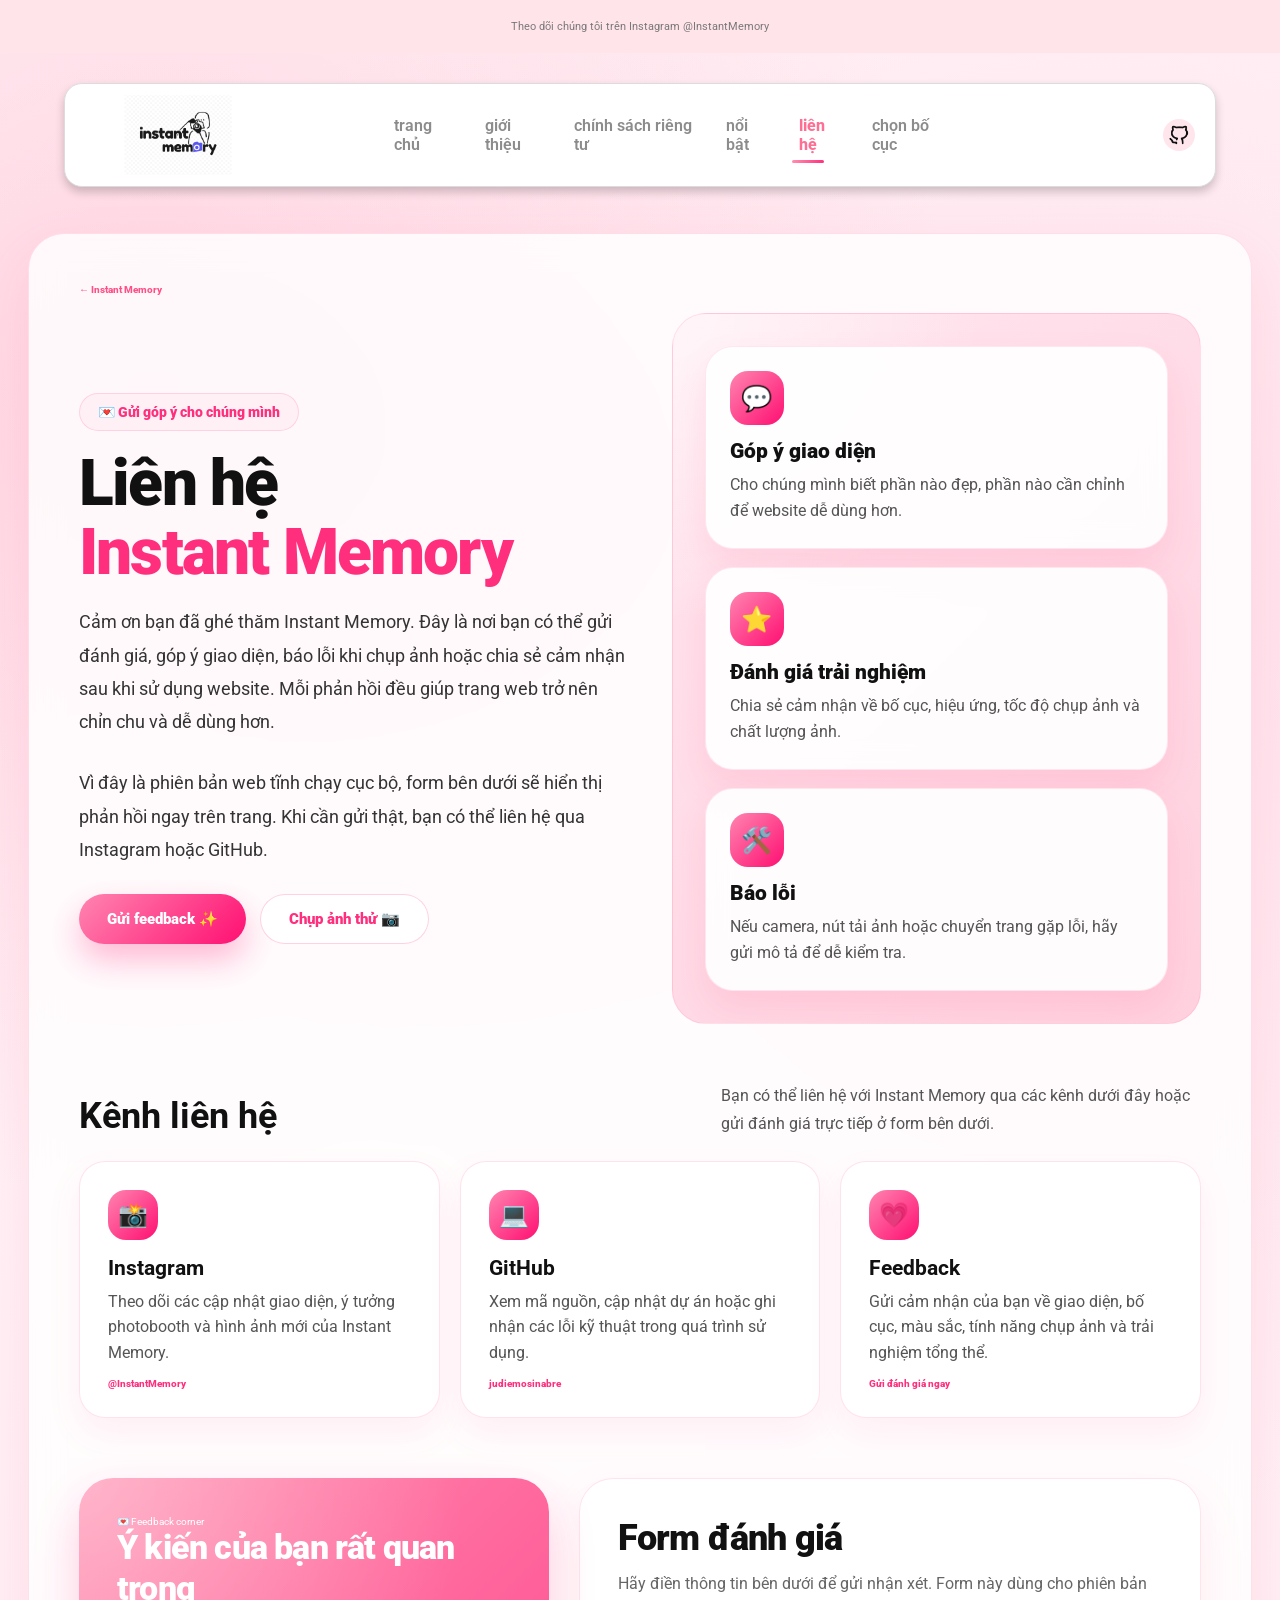
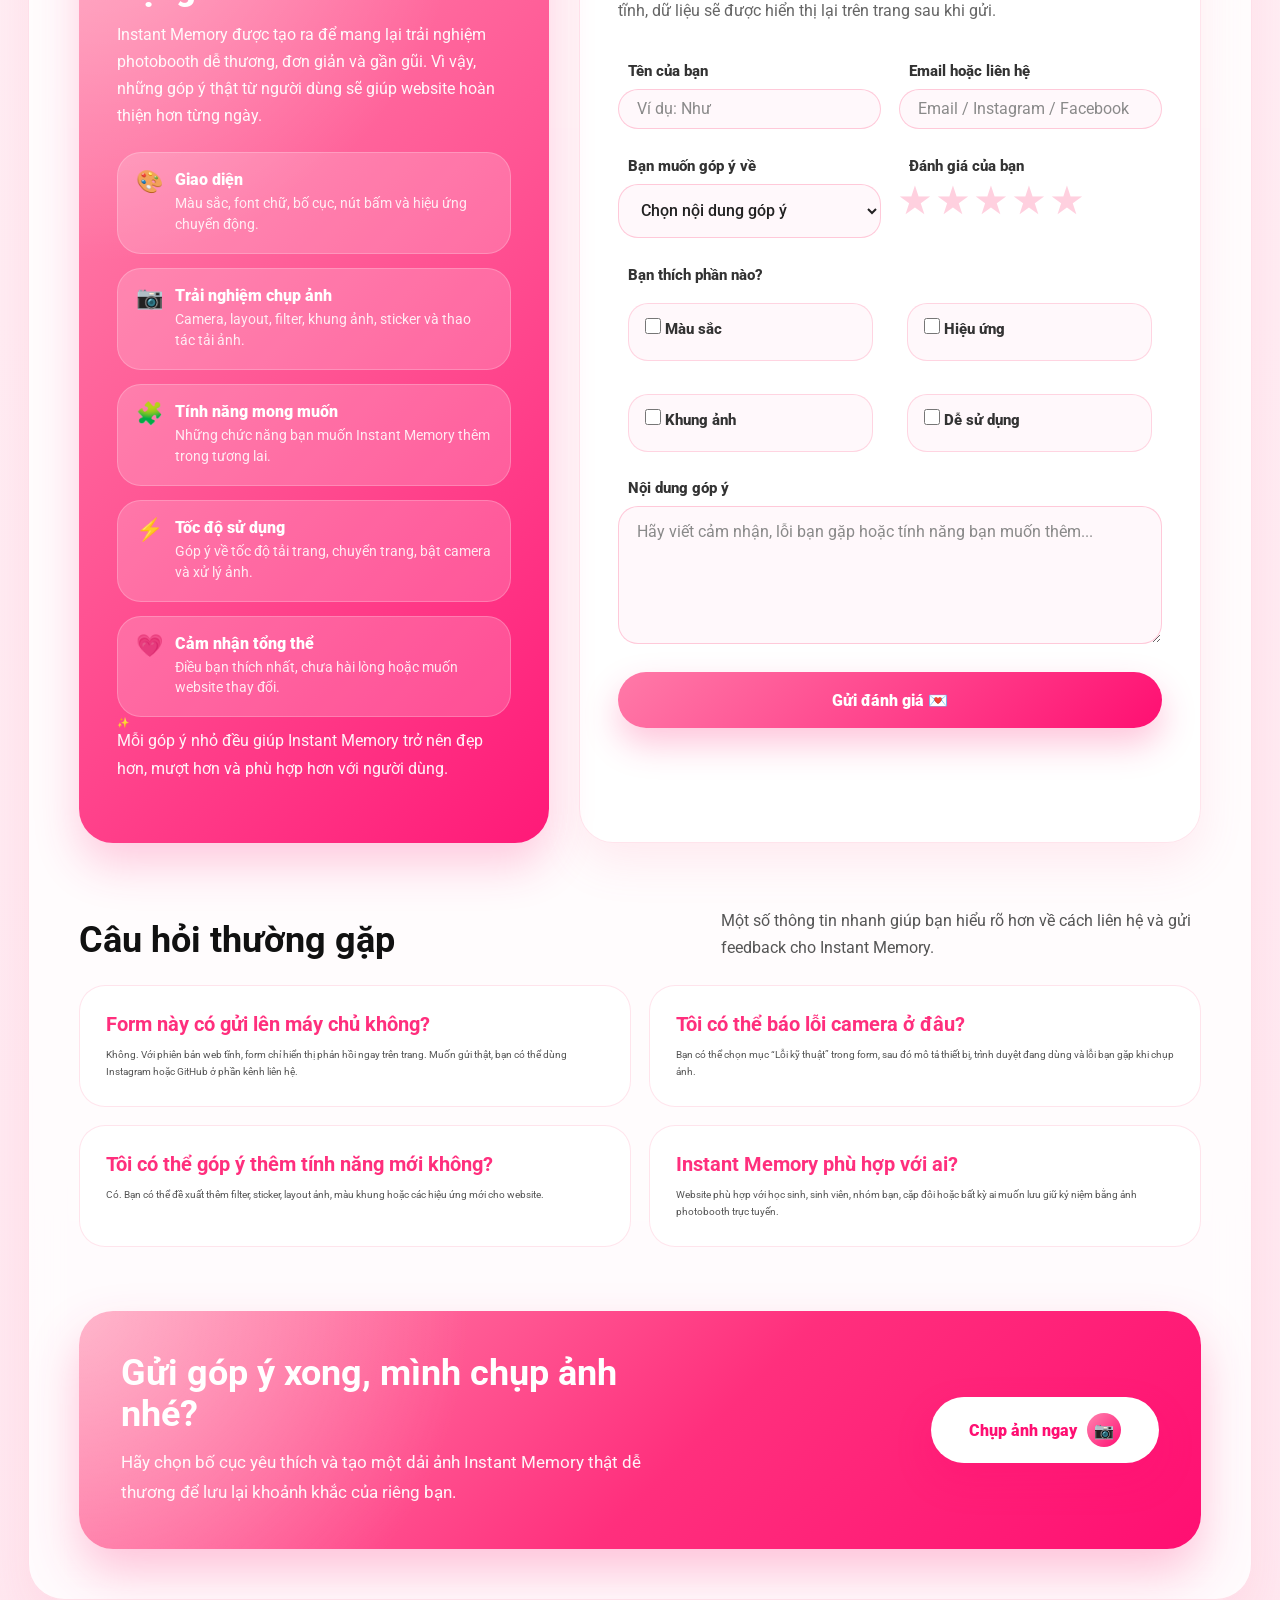
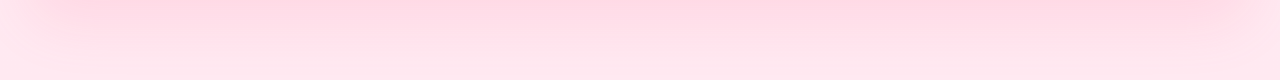
<file: instant-memory-photobooth/pages/contact.html>
<!DOCTYPE html>
<html lang="vi">
<head>
  <meta charset="UTF-8" />
  <meta content="width=device-width, initial-scale=1.0" name="viewport" />

  <title>Liên hệ | Instant Memory</title>

  <meta
    name="description"
    content="Liên hệ và gửi đánh giá cho Instant Memory - website chụp ảnh photobooth trực tuyến."
  />

  <link href="https://fonts.googleapis.com" rel="preconnect" />
  <link crossorigin href="https://fonts.gstatic.com" rel="preconnect" />
  <link
    href="https://fonts.googleapis.com/css2?family=Roboto:ital,wght@0,100..900;1,100..900&family=Syne:wght@400..800&display=swap"
    rel="stylesheet"
  />

  <link href="../assets/icons/logotrangchu.png" rel="icon" />
  <link href="../src/css/main.css" rel="stylesheet" />

  <style>
    body {
      margin: 0;
      font-family: "Roboto", Arial, sans-serif;
      background:
        radial-gradient(circle at 12% 12%, rgba(255, 143, 176, 0.32), transparent 26%),
        radial-gradient(circle at 86% 18%, rgba(255, 220, 232, 0.8), transparent 32%),
        linear-gradient(180deg, #fff5f8 0%, #ffe9f1 100%);
      color: #171717;
    }

    a,
    button,
    input,
    textarea,
    select,
    .home-nav {
      font-family: "Roboto", Arial, sans-serif !important;
    }

    /* ===== MENU GIỐNG CÁC TRANG KHÁC ===== */
    #nav-links .home-nav,
    #hamburger-nav .home-nav {
      position: relative;
      font-size: 16px;
      font-weight: 600;
      color: #8c8c8c;
      letter-spacing: 0;
      text-transform: none;
      transition: all 0.25s ease;
    }

    #nav-links .home-nav:hover,
    #hamburger-nav .home-nav:hover {
      color: #ff5f8f;
      transform: translateY(-2px);
    }

    #nav-links .contact-active,
    #hamburger-nav .contact-active {
      color: #ff6f93 !important;
      font-weight: 800;
    }

    #nav-links .contact-active::after {
      content: "";
      position: absolute;
      left: 50%;
      bottom: -9px;
      width: 32px;
      height: 3px;
      border-radius: 999px;
      background: linear-gradient(90deg, #ff8fb0, #ff2f7d);
      transform: translateX(-50%);
    }

    /* ===== LOGO NAVBAR ===== */
    #logo-container {
      display: flex;
      align-items: center;
      justify-content: center;
    }

    .home-logo {
      display: flex;
      align-items: center;
      justify-content: center;
      width: 185px;
      height: 80px;
      overflow: hidden;
      text-decoration: none;
    }

    .home-logo img {
      max-width: 100%;
      max-height: 72px;
      object-fit: contain;
      display: block;
      transform: scale(1.45);
      transform-origin: center;
      mix-blend-mode: multiply;
      opacity: 0.9;
    }

    /* ===== CONTACT PAGE ===== */
    .contact-page {
      max-width: 1280px;
      margin: 46px auto 80px;
      padding: 0 28px;
    }

    .contact-shell {
      background: rgba(255, 255, 255, 0.82);
      border: 1px solid rgba(255, 120, 160, 0.22);
      border-radius: 36px;
      padding: 50px;
      box-shadow: 0 24px 55px rgba(255, 105, 150, 0.14);
      backdrop-filter: blur(16px);
      overflow: hidden;
    }

    .back-link {
      display: inline-flex;
      align-items: center;
      gap: 8px;
      margin-bottom: 18px;
      color: #ff4f86;
      text-decoration: none;
      font-weight: 800;
      transition: 0.25s ease;
    }

    .back-link:hover {
      transform: translateX(-5px);
      color: #ff0f72;
    }

    .contact-hero {
      display: grid;
      grid-template-columns: 1.02fr 0.98fr;
      gap: 42px;
      align-items: center;
      margin-bottom: 58px;
    }

    .contact-badge {
      display: inline-flex;
      align-items: center;
      gap: 8px;
      padding: 10px 18px;
      border-radius: 999px;
      background: #fff0f5;
      color: #ff2f7d;
      font-size: 14px;
      font-weight: 900;
      margin-bottom: 18px;
      border: 1px solid rgba(255, 47, 125, 0.16);
    }

    .contact-title {
      margin: 0 0 18px;
      font-size: 56px;
      line-height: 1.12;
      font-weight: 950;
      letter-spacing: -1.4px;
      color: #111;
    }

    .contact-title span {
      color: #ff2f7d;
    }

    .contact-desc {
      max-width: 670px;
      font-size: 18px;
      line-height: 1.85;
      color: #343434;
      margin: 0 0 28px;
    }

    .contact-actions {
      display: flex;
      flex-wrap: wrap;
      gap: 14px;
    }

    .contact-btn,
    .contact-outline-btn {
      display: inline-flex;
      align-items: center;
      justify-content: center;
      gap: 10px;
      padding: 15px 28px;
      border-radius: 999px;
      font-size: 15px;
      font-weight: 900;
      text-decoration: none;
      transition: 0.28s ease;
    }

    .contact-btn {
      color: white;
      background: linear-gradient(135deg, #ff85b0, #ff0f72);
      box-shadow: 0 16px 32px rgba(255, 47, 125, 0.32);
    }

    .contact-btn:hover {
      transform: translateY(-4px) scale(1.03);
      box-shadow: 0 22px 42px rgba(255, 47, 125, 0.42);
    }

    .contact-outline-btn {
      color: #ff2f7d;
      background: white;
      border: 1px solid rgba(255, 47, 125, 0.22);
    }

    .contact-outline-btn:hover {
      transform: translateY(-4px);
      background: #fff3f7;
    }

    .contact-visual {
      min-height: 440px;
      border-radius: 34px;
      background:
        radial-gradient(circle at 50% 40%, rgba(255, 47, 125, 0.2), transparent 36%),
        linear-gradient(135deg, #fff5f8, #ffdce8);
      border: 1px solid rgba(255, 120, 160, 0.18);
      position: relative;
      overflow: hidden;
    }

    .contact-card-visual {
      position: absolute;
      width: 270px;
      border-radius: 28px;
      background: rgba(255, 255, 255, 0.88);
      border: 1px solid rgba(255, 120, 160, 0.18);
      box-shadow: 0 22px 42px rgba(0, 0, 0, 0.1);
      padding: 24px;
      transition: 0.3s ease;
    }

    .contact-card-visual:hover {
      transform: translateY(-8px) rotate(0deg) !important;
      box-shadow: 0 30px 55px rgba(255, 80, 135, 0.22);
      z-index: 4;
    }

    .visual-one {
      left: 52px;
      top: 54px;
      transform: rotate(-5deg);
    }

    .visual-two {
      right: 50px;
      top: 120px;
      transform: rotate(6deg);
    }

    .visual-three {
      left: 170px;
      bottom: 52px;
      transform: rotate(2deg);
    }

    .visual-icon {
      width: 54px;
      height: 54px;
      border-radius: 18px;
      background: linear-gradient(135deg, #ff85b0, #ff0f72);
      color: white;
      display: flex;
      align-items: center;
      justify-content: center;
      font-size: 25px;
      margin-bottom: 14px;
    }

    .contact-card-visual h3 {
      margin: 0 0 10px;
      font-size: 20px;
      color: #111;
    }

    .contact-card-visual p {
      margin: 0;
      font-size: 14.5px;
      line-height: 1.6;
      color: #555;
    }

    .section-heading {
      display: flex;
      align-items: end;
      justify-content: space-between;
      gap: 24px;
      margin-bottom: 24px;
    }

    .section-title {
      margin: 0;
      font-size: 36px;
      color: #111;
    }

    .section-note {
      max-width: 480px;
      margin: 0;
      font-size: 16px;
      line-height: 1.7;
      color: #555;
    }

    .contact-grid {
      display: grid;
      grid-template-columns: repeat(3, 1fr);
      gap: 20px;
      margin-bottom: 60px;
    }

    .info-card {
      background: #fff;
      border: 1px solid rgba(255, 90, 140, 0.17);
      border-radius: 26px;
      padding: 28px;
      box-shadow: 0 16px 34px rgba(255, 105, 150, 0.09);
      transition: 0.28s ease;
    }

    .info-card:hover {
      transform: translateY(-8px);
      box-shadow: 0 22px 44px rgba(255, 80, 135, 0.16);
      border-color: rgba(255, 47, 125, 0.38);
    }

    .info-icon {
      width: 50px;
      height: 50px;
      border-radius: 18px;
      background: linear-gradient(135deg, #ff85b0, #ff0f72);
      color: white;
      display: flex;
      align-items: center;
      justify-content: center;
      font-size: 24px;
      margin-bottom: 16px;
    }

    .info-card h3 {
      margin: 0 0 10px;
      font-size: 21px;
      color: #111;
    }

    .info-card p {
      margin: 0 0 12px;
      line-height: 1.65;
      color: #555;
      font-size: 15.5px;
    }

    .info-card a {
      color: #ff2f7d;
      font-weight: 800;
      text-decoration: none;
    }

    .info-card a:hover {
      text-decoration: underline;
    }

    .form-layout {
      display: grid;
      grid-template-columns: 0.95fr 1.05fr;
      gap: 28px;
      align-items: start;
      margin-top: 24px;
    }

    .feedback-panel {
      border-radius: 32px;
      padding: 34px;
      background:
        radial-gradient(circle at top left, rgba(255,255,255,0.38), transparent 34%),
        linear-gradient(135deg, #ff8fb0 0%, #ff2f7d 55%, #ff0f72 100%);
      color: white;
      box-shadow: 0 24px 50px rgba(255, 47, 125, 0.25);
      position: sticky;
      top: 24px;
    }

    .feedback-panel h2 {
      margin: 0 0 14px;
      font-size: 34px;
      line-height: 1.16;
    }

    .feedback-panel p {
      margin: 0 0 22px;
      line-height: 1.75;
      color: rgba(255, 255, 255, 0.94);
    }

    .feedback-points {
      display: grid;
      gap: 14px;
    }

    .feedback-point {
      display: flex;
      gap: 12px;
      align-items: flex-start;
      padding: 16px;
      border-radius: 22px;
      background: rgba(255, 255, 255, 0.16);
      border: 1px solid rgba(255, 255, 255, 0.16);
    }

    .feedback-point span {
      font-size: 22px;
      line-height: 1;
    }

    .feedback-point strong {
      display: block;
      margin-bottom: 4px;
    }

    .feedback-point small {
      display: block;
      line-height: 1.55;
      color: rgba(255, 255, 255, 0.86);
    }

    .form-card {
      background: white;
      border-radius: 32px;
      padding: 34px;
      border: 1px solid rgba(255, 90, 140, 0.17);
      box-shadow: 0 18px 38px rgba(255, 105, 150, 0.1);
    }

    .form-card h2 {
      margin: 0 0 10px;
      font-size: 31px;
      color: #111;
    }

    .form-subtitle {
      margin: 0 0 24px;
      color: #555;
      line-height: 1.7;
    }

    .form-row {
      display: grid;
      grid-template-columns: 1fr 1fr;
      gap: 18px;
    }

    .form-group {
      margin-bottom: 18px;
    }

    .form-group label {
      display: block;
      margin-bottom: 8px;
      font-size: 14px;
      font-weight: 900;
      color: #333;
    }

    .form-group input,
    .form-group textarea,
    .form-group select {
      width: 100%;
      box-sizing: border-box;
      border: 1px solid rgba(255, 90, 140, 0.22);
      border-radius: 18px;
      padding: 15px 16px;
      font-size: 15.5px;
      outline: none;
      background: #fff8fb;
      color: #222;
      transition: 0.24s ease;
    }

    .form-group textarea {
      resize: vertical;
      min-height: 138px;
    }

    .form-group input:focus,
    .form-group textarea:focus,
    .form-group select:focus {
      background: white;
      border-color: #ff2f7d;
      box-shadow: 0 0 0 4px rgba(255, 47, 125, 0.1);
    }

    .rating-box {
      display: flex;
      flex-direction: row-reverse;
      justify-content: flex-end;
      gap: 6px;
    }

    .rating-box input {
      display: none;
    }

    .rating-box label {
      cursor: pointer;
      font-size: 30px;
      color: #ffd0df;
      transition: 0.2s ease;
      margin: 0;
    }

    .rating-box label:hover,
    .rating-box label:hover ~ label,
    .rating-box input:checked ~ label {
      color: #ff2f7d;
      transform: translateY(-2px);
    }

    .checkbox-grid {
      display: grid;
      grid-template-columns: 1fr 1fr;
      gap: 10px;
      margin-top: 8px;
    }

    .checkbox-item {
      display: flex;
      align-items: center;
      gap: 9px;
      padding: 12px;
      border-radius: 16px;
      background: #fff8fb;
      border: 1px solid rgba(255, 90, 140, 0.16);
      color: #555;
      font-size: 14.5px;
    }

    .checkbox-item input {
      width: auto;
    }

    .submit-btn {
      width: 100%;
      border: none;
      border-radius: 999px;
      padding: 17px 28px;
      background: linear-gradient(135deg, #ff85b0, #ff0f72);
      color: white;
      font-size: 16px;
      font-weight: 900;
      cursor: pointer;
      box-shadow: 0 16px 32px rgba(255, 47, 125, 0.28);
      transition: 0.28s ease;
    }

    .submit-btn:hover {
      transform: translateY(-4px);
      box-shadow: 0 22px 42px rgba(255, 47, 125, 0.38);
    }

    .form-message {
      display: none;
      margin-top: 16px;
      padding: 15px 18px;
      border-radius: 18px;
      background: #fff0f5;
      color: #ff2f7d;
      font-weight: 800;
      line-height: 1.55;
    }

    .form-message.show {
      display: block;
    }

    .feedback-preview {
      margin-top: 24px;
      border-radius: 24px;
      padding: 22px;
      background: #fff8fb;
      border: 1px solid rgba(255, 90, 140, 0.16);
      display: none;
    }

    .feedback-preview.show {
      display: block;
    }

    .feedback-preview h3 {
      margin: 0 0 10px;
      color: #111;
    }

    .preview-text {
      margin: 0;
      color: #555;
      line-height: 1.7;
    }

    .faq-section {
      margin-top: 64px;
    }

    .faq-grid {
      display: grid;
      grid-template-columns: 1fr 1fr;
      gap: 18px;
      margin-top: 24px;
    }

    .faq-item {
      background: #fff;
      border-radius: 26px;
      padding: 26px;
      border: 1px solid rgba(255, 90, 140, 0.16);
      transition: 0.28s ease;
    }

    .faq-item:hover {
      transform: translateY(-6px);
      box-shadow: 0 18px 34px rgba(255, 80, 135, 0.14);
    }

    .faq-item h3 {
      margin: 0 0 10px;
      color: #ff2f7d;
      font-size: 20px;
    }

    .faq-item p {
      margin: 0;
      color: #555;
      line-height: 1.7;
    }

    .cta-panel {
      margin-top: 64px;
      display: grid;
      grid-template-columns: 1fr 0.78fr;
      gap: 24px;
      align-items: center;
      padding: 42px;
      border-radius: 34px;
      background:
        radial-gradient(circle at top left, rgba(255,255,255,0.35), transparent 34%),
        linear-gradient(135deg, #ff8fb0 0%, #ff2f7d 55%, #ff0f72 100%);
      color: white;
      box-shadow: 0 24px 50px rgba(255, 47, 125, 0.28);
    }

    .cta-panel h2 {
      margin: 0 0 12px;
      font-size: 36px;
      line-height: 1.15;
    }

    .cta-panel p {
      margin: 0;
      font-size: 17px;
      line-height: 1.75;
      color: rgba(255, 255, 255, 0.94);
    }

    .cta-side {
      display: flex;
      justify-content: flex-end;
    }

    .shoot-btn {
      display: inline-flex;
      align-items: center;
      justify-content: center;
      gap: 10px;
      padding: 16px 38px;
      min-width: 210px;
      border-radius: 999px;
      background: white;
      color: #ff0f72 !important;
      font-size: 16px;
      font-weight: 900;
      text-decoration: none;
      box-shadow: 0 16px 34px rgba(255, 15, 114, 0.32);
      transition: 0.3s ease;
    }

    .shoot-btn:hover {
      transform: translateY(-5px) scale(1.03);
      background: #fff3f7;
    }

    .shoot-btn span:last-child {
      width: 34px;
      height: 34px;
      border-radius: 50%;
      background: linear-gradient(135deg, #ff85b0, #ff0f72);
      color: white;
      display: inline-flex;
      align-items: center;
      justify-content: center;
    }

    @media screen and (max-width: 1100px) {
      .contact-hero,
      .form-layout,
      .cta-panel {
        grid-template-columns: 1fr;
      }

      .feedback-panel {
        position: static;
      }

      .contact-grid {
        grid-template-columns: 1fr 1fr;
      }

      .cta-side {
        justify-content: flex-start;
      }
    }

    @media screen and (max-width: 768px) {
      .contact-page {
        margin: 28px auto 60px;
        padding: 0 18px;
      }

      .contact-shell {
        padding: 32px 22px;
        border-radius: 28px;
      }

      .contact-title {
        font-size: 40px;
        letter-spacing: -0.8px;
      }

      .contact-desc {
        font-size: 16.5px;
      }

      .contact-visual {
        min-height: 520px;
      }

      .contact-card-visual {
        width: 220px;
      }

      .visual-one {
        left: 24px;
        top: 46px;
      }

      .visual-two {
        right: 24px;
        top: 170px;
      }

      .visual-three {
        left: 50%;
        bottom: 44px;
        transform: translateX(-50%) rotate(2deg);
      }

      .contact-grid,
      .form-row,
      .faq-grid,
      .checkbox-grid {
        grid-template-columns: 1fr;
      }

      .section-heading {
        display: block;
      }

      .section-title {
        font-size: 30px;
        margin-bottom: 10px;
      }

      .home-logo {
        width: 135px;
        height: 58px;
      }

      .home-logo img {
        max-height: 50px;
        transform: scale(1.25);
      }
    }

    /* ===== FIX FONT TOÀN TRANG LIÊN HỆ ===== */
body,
a,
button,
input,
textarea,
select,
label,
p,
h1,
h2,
h3,
h4,
span,
small,
strong,
.home-nav {
  font-family: "Roboto", Arial, sans-serif !important;
}

body {
  font-weight: 400;
}

/* ===== SỬA TIÊU ĐỀ LIÊN HỆ ===== */
.contact-title {
  font-family: "Roboto", Arial, sans-serif !important;
  font-size: clamp(42px, 5vw, 68px) !important;
  line-height: 1.08 !important;
  font-weight: 900 !important;
  letter-spacing: -1.8px !important;
  color: #111 !important;
  word-break: keep-all;
}

.contact-title span {
  display: block;
  color: #ff2f7d !important;
}

/* ===== SỬA FORM ĐÁNH GIÁ ===== */
.form-card {
  background: rgba(255, 255, 255, 0.92) !important;
  border-radius: 34px !important;
  padding: 38px !important;
  border: 1px solid rgba(255, 90, 140, 0.16) !important;
  box-shadow: 0 20px 45px rgba(255, 105, 150, 0.12) !important;
}

.form-card h2 {
  font-size: 36px !important;
  font-weight: 900 !important;
  letter-spacing: -0.8px !important;
  margin-bottom: 12px !important;
  color: #111 !important;
}

.form-subtitle {
  font-size: 15.5px !important;
  color: #666 !important;
  line-height: 1.7 !important;
  margin-bottom: 28px !important;
}

.form-group label {
  font-size: 15px !important;
  font-weight: 800 !important;
  color: #333 !important;
  letter-spacing: 0 !important;
  margin-bottom: 9px !important;
}

.form-group input,
.form-group textarea,
.form-group select {
  font-size: 15.5px !important;
  font-weight: 500 !important;
  color: #222 !important;
  background: #fff8fb !important;
  border: 1.5px solid rgba(255, 143, 176, 0.45) !important;
  border-radius: 20px !important;
  padding: 16px 18px !important;
  box-shadow: none !important;
}

.form-group input::placeholder,
.form-group textarea::placeholder {
  color: #8a8a8a !important;
  font-weight: 400 !important;
}

.form-group input:focus,
.form-group textarea:focus,
.form-group select:focus {
  background: #fff !important;
  border-color: #ff2f7d !important;
  box-shadow: 0 0 0 5px rgba(255, 47, 125, 0.1) !important;
}

/* ===== SỬA CHECKBOX CHO GỌN ===== */
.checkbox-grid {
  gap: 14px !important;
}

.checkbox-item {
  min-height: 58px;
  padding: 14px 16px !important;
  border-radius: 20px !important;
  background: #fff8fb !important;
  border: 1.5px solid rgba(255, 143, 176, 0.35) !important;
  font-size: 15px !important;
  font-weight: 700 !important;
  color: #444 !important;
  transition: 0.25s ease;
}

.checkbox-item:hover {
  background: #fff0f5 !important;
  border-color: #ff6f93 !important;
  transform: translateY(-2px);
}

.checkbox-item input {
  width: 16px !important;
  height: 16px !important;
  accent-color: #ff2f7d;
}

/* ===== SỬA SAO ĐÁNH GIÁ ===== */
.rating-box {
  gap: 8px !important;
  margin-top: 6px;
}

.rating-box label {
  font-size: 34px !important;
  color: #ffd0df !important;
  line-height: 1 !important;
}

.rating-box label:hover,
.rating-box label:hover ~ label,
.rating-box input:checked ~ label {
  color: #ff2f7d !important;
}

/* ===== NÚT GỬI ĐÁNH GIÁ HIỆN ĐẠI HƠN ===== */
.submit-btn {
  margin-top: 8px;
  height: 56px;
  border-radius: 999px !important;
  background: linear-gradient(135deg, #ff7aa8, #ff0f72) !important;
  font-size: 16px !important;
  font-weight: 900 !important;
  letter-spacing: 0 !important;
  box-shadow: 0 16px 34px rgba(255, 47, 125, 0.28) !important;
}

.submit-btn:hover {
  transform: translateY(-4px) scale(1.01) !important;
  box-shadow: 0 22px 44px rgba(255, 47, 125, 0.38) !important;
}

/* ===== SỬA KHỐI MINH HỌA BÊN PHẢI KHÔNG BỊ ĐÈ ===== */
.contact-visual {
  min-height: auto !important;
  padding: 32px !important;
  display: grid !important;
  grid-template-columns: 1fr !important;
  gap: 18px !important;
  align-content: center !important;
  background:
    radial-gradient(circle at top left, rgba(255, 255, 255, 0.65), transparent 35%),
    linear-gradient(135deg, #ffe6ef, #ffd1df) !important;
}

.contact-card-visual {
  position: static !important;
  width: auto !important;
  transform: none !important;
  background: rgba(255, 255, 255, 0.92) !important;
  backdrop-filter: blur(12px);
  border-radius: 28px !important;
  padding: 24px !important;
  box-shadow: 0 18px 35px rgba(255, 80, 135, 0.13) !important;
}

.contact-card-visual:hover {
  transform: translateY(-6px) !important;
}

.contact-card-visual h3 {
  font-size: 21px !important;
  font-weight: 900 !important;
  color: #111 !important;
}

.contact-card-visual p {
  font-size: 15.5px !important;
  line-height: 1.65 !important;
  color: #555 !important;
}

/* ===== SỬA KHỐI Ý KIẾN CỦA BẠN ===== */
.feedback-panel {
  background:
    radial-gradient(circle at top left, rgba(255, 255, 255, 0.34), transparent 36%),
    linear-gradient(135deg, #ff8fb0 0%, #ff4f91 55%, #ff1978 100%) !important;
  border-radius: 34px !important;
  padding: 38px !important;
  box-shadow: 0 22px 46px rgba(255, 47, 125, 0.24) !important;
}

.feedback-panel h2 {
  font-size: 34px !important;
  line-height: 1.18 !important;
  font-weight: 900 !important;
  letter-spacing: -0.8px !important;
}

.feedback-panel p {
  font-size: 15.5px !important;
  line-height: 1.75 !important;
}

.feedback-point {
  background: rgba(255, 255, 255, 0.18) !important;
  border: 1px solid rgba(255, 255, 255, 0.22) !important;
  border-radius: 24px !important;
  padding: 18px !important;
}

.feedback-point strong {
  font-size: 15.5px !important;
  font-weight: 900 !important;
}

.feedback-point small {
  font-size: 13.5px !important;
  line-height: 1.55 !important;
}

/* ===== BỐ CỤC FORM GỌN HƠN ===== */
.form-layout {
  grid-template-columns: 0.86fr 1.14fr !important;
  gap: 30px !important;
  align-items: stretch !important;
}

/* ===== RESPONSIVE ===== */
@media screen and (max-width: 1100px) {
  .form-layout {
    grid-template-columns: 1fr !important;
  }

  .feedback-panel {
    position: static !important;
  }
}

@media screen and (max-width: 768px) {
  .form-card {
    padding: 26px 20px !important;
    border-radius: 26px !important;
  }

  .form-card h2 {
    font-size: 30px !important;
  }

  .contact-title {
    font-size: 40px !important;
    letter-spacing: -0.8px !important;
  }

  .form-row,
  .checkbox-grid {
    grid-template-columns: 1fr !important;
  }

  .feedback-panel {
    padding: 28px 22px !important;
  }

  .feedback-panel h2 {
    font-size: 28px !important;
  }
}

  </style>
</head>

<body>
  <!-- Thanh thông báo giống trang chủ -->
  <section id="header-announcement">
    <div id="announcement-holder">
      <p class="lightgraytext" id="header-announcement-text">
        <a href="https://www.instagram.com/ngquynhw_/" target="_blank">
          Theo dõi chúng tôi trên Instagram @InstantMemory
        </a>
      </p>
    </div>
  </section>

  <!-- Header / Menu giữ nguyên định dạng -->
  <header id="main-header">
    <nav id="new-navbar">
      <div id="logo-container">
        <a class="home-logo" href="../index.html" aria-label="Instant Memory">
          <img src="../assets/icons/logotrangchu.png" alt="Instant Memory Logo" />
        </a>
      </div>

      <div id="nav-links">
        <ul>
          <li>
            <a class="home-nav" href="../index.html">trang chủ</a>
          </li>
          <li>
            <a class="home-nav" href="about.html">giới thiệu</a>
          </li>
          <li>
            <a class="home-nav" href="privacy.html">chính sách riêng tư</a>
          </li>
          <li>
            <a class="home-nav" href="spotlight.html">nổi bật</a>
          </li>
          <li>
            <a class="home-nav current-nav contact-active" href="contact.html">liên hệ</a>
          </li>
          <li>
            <a class="home-nav" href="choose-layout.html">chọn bố cục</a>
          </li>
        </ul>
      </div>

      <div id="right-section">
        <div id="github-container">
          <a href="https://github.com/judiemosinabre" target="_blank">
            <img
              alt="github"
              class="s-icons-size github-icon"
              src="../assets/icons/github-icon.webp"
            />
          </a>
        </div>
      </div>
    </nav>

    <button id="hamburger-home-trigger">
      <img alt="menu" id="hamburger-icon" src="../assets/icons/hamburger-icon.webp" />
    </button>

    <div id="hamburger-nav">
      <button id="hamburgerBtn">
        <img alt="menu" id="hamburger-icon" src="../assets/icons/hamburger-icon.webp" />
      </button>

      <ul>
        <li>
          <img alt="home icon" class="nav-icons" src="../assets/icons/home-icon.webp" />
          <a class="home-nav" href="../index.html">trang chủ</a>
        </li>

        <li>
          <img alt="about icon" class="nav-icons" src="../assets/icons/about-icon.webp" />
          <a class="home-nav" href="about.html">giới thiệu</a>
        </li>

        <li>
          <img alt="privacy icon" class="nav-icons" src="../assets/icons/privacy-icon.webp" />
          <a class="home-nav" href="privacy.html">chính sách riêng tư</a>
        </li>

        <li>
          <img alt="star icon" class="nav-icons" src="../assets/icons/star-icon.webp" />
          <a class="home-nav" href="spotlight.html">nổi bật</a>
        </li>

        <li>
          <img alt="contact icon" class="nav-icons" src="../assets/icons/contact-icon.webp" />
          <a class="home-nav current-nav contact-active" href="contact.html">liên hệ</a>
        </li>

        <li>
          <img alt="layout icon" class="nav-icons" src="../assets/icons/layout-icon.webp" />
          <a class="home-nav" href="choose-layout.html">chọn bố cục</a>
        </li>
      </ul>
    </div>
  </header>

  <main class="contact-page">
    <section class="contact-shell">
      <a class="back-link" href="../index.html">← Instant Memory</a>

      <section class="contact-hero">
        <div>
          <div class="contact-badge">💌 Gửi góp ý cho chúng mình</div>

          <h1 class="contact-title">
            Liên hệ <span>Instant Memory</span>
          </h1>

          <p class="contact-desc">
            Cảm ơn bạn đã ghé thăm Instant Memory. Đây là nơi bạn có thể gửi đánh giá,
            góp ý giao diện, báo lỗi khi chụp ảnh hoặc chia sẻ cảm nhận sau khi sử dụng website.
            Mỗi phản hồi đều giúp trang web trở nên chỉn chu và dễ dùng hơn.
          </p>

          <p class="contact-desc">
            Vì đây là phiên bản web tĩnh chạy cục bộ, form bên dưới sẽ hiển thị phản hồi ngay trên trang.
            Khi cần gửi thật, bạn có thể liên hệ qua Instagram hoặc GitHub.
          </p>

          <div class="contact-actions">
            <a class="contact-btn" href="#feedback-form">Gửi feedback ✨</a>
            <a class="contact-outline-btn" href="choose-layout.html">Chụp ảnh thử 📷</a>
          </div>
        </div>

        <div class="contact-visual">
          <div class="contact-card-visual visual-one">
            <div class="visual-icon">💬</div>
            <h3>Góp ý giao diện</h3>
            <p>Cho chúng mình biết phần nào đẹp, phần nào cần chỉnh để website dễ dùng hơn.</p>
          </div>

          <div class="contact-card-visual visual-two">
            <div class="visual-icon">⭐</div>
            <h3>Đánh giá trải nghiệm</h3>
            <p>Chia sẻ cảm nhận về bố cục, hiệu ứng, tốc độ chụp ảnh và chất lượng ảnh.</p>
          </div>

          <div class="contact-card-visual visual-three">
            <div class="visual-icon">🛠️</div>
            <h3>Báo lỗi</h3>
            <p>Nếu camera, nút tải ảnh hoặc chuyển trang gặp lỗi, hãy gửi mô tả để dễ kiểm tra.</p>
          </div>
        </div>
      </section>

      <section>
        <div class="section-heading">
          <h2 class="section-title">Kênh liên hệ</h2>
          <p class="section-note">
            Bạn có thể liên hệ với Instant Memory qua các kênh dưới đây hoặc gửi đánh giá trực tiếp ở form bên dưới.
          </p>
        </div>

        <div class="contact-grid">
          <div class="info-card">
            <div class="info-icon">📸</div>
            <h3>Instagram</h3>
            <p>Theo dõi các cập nhật giao diện, ý tưởng photobooth và hình ảnh mới của Instant Memory.</p>
            <a href="https://www.instagram.com/ngquynhw_/" target="_blank">@InstantMemory</a>
          </div>

          <div class="info-card">
            <div class="info-icon">💻</div>
            <h3>GitHub</h3>
            <p>Xem mã nguồn, cập nhật dự án hoặc ghi nhận các lỗi kỹ thuật trong quá trình sử dụng.</p>
            <a href="https://github.com/judiemosinabre" target="_blank">judiemosinabre</a>
          </div>

          <div class="info-card">
            <div class="info-icon">💗</div>
            <h3>Feedback</h3>
            <p>Gửi cảm nhận của bạn về giao diện, bố cục, màu sắc, tính năng chụp ảnh và trải nghiệm tổng thể.</p>
            <a href="#feedback-form">Gửi đánh giá ngay</a>
          </div>
        </div>
      </section>

     <section class="form-layout" id="feedback-form">
  <!-- Ô nội dung bên trái -->
  <div class="feedback-panel">
    <div class="feedback-tag">💌 Feedback corner</div>

    <h2>Ý kiến của bạn rất quan trọng</h2>

    <p>
      Instant Memory được tạo ra để mang lại trải nghiệm photobooth dễ thương,
      đơn giản và gần gũi. Vì vậy, những góp ý thật từ người dùng sẽ giúp website
      hoàn thiện hơn từng ngày.
    </p>

    <div class="feedback-points">
      <div class="feedback-point">
        <span>🎨</span>
        <div>
          <strong>Giao diện</strong>
          <small>Màu sắc, font chữ, bố cục, nút bấm và hiệu ứng chuyển động.</small>
        </div>
      </div>

      <div class="feedback-point">
        <span>📷</span>
        <div>
          <strong>Trải nghiệm chụp ảnh</strong>
          <small>Camera, layout, filter, khung ảnh, sticker và thao tác tải ảnh.</small>
        </div>
      </div>

      <div class="feedback-point">
        <span>🧩</span>
        <div>
          <strong>Tính năng mong muốn</strong>
          <small>Những chức năng bạn muốn Instant Memory thêm trong tương lai.</small>
        </div>
      </div>

      <div class="feedback-point">
        <span>⚡</span>
        <div>
          <strong>Tốc độ sử dụng</strong>
          <small>Góp ý về tốc độ tải trang, chuyển trang, bật camera và xử lý ảnh.</small>
        </div>
      </div>

      <div class="feedback-point">
        <span>💗</span>
        <div>
          <strong>Cảm nhận tổng thể</strong>
          <small>Điều bạn thích nhất, chưa hài lòng hoặc muốn website thay đổi.</small>
        </div>
      </div>
    </div>

   

    <div class="feedback-note">
      <span>✨</span>
      <p>
        Mỗi góp ý nhỏ đều giúp Instant Memory trở nên đẹp hơn, mượt hơn
        và phù hợp hơn với người dùng.
      </p>
    </div>
  </div>

  <!-- Form bên phải -->
  <div class="form-card">
    <h2>Form đánh giá</h2>

    <p class="form-subtitle">
      Hãy điền thông tin bên dưới để gửi nhận xét. Form này dùng cho phiên bản tĩnh,
      dữ liệu sẽ được hiển thị lại trên trang sau khi gửi.
    </p>

    <form id="contactForm">
      <div class="form-row">
        <div class="form-group">
          <label for="name">Tên của bạn</label>
          <input id="name" name="name" type="text" placeholder="Ví dụ: Như" required />
        </div>

        <div class="form-group">
          <label for="email">Email hoặc liên hệ</label>
          <input id="email" name="email" type="text" placeholder="Email / Instagram / Facebook" />
        </div>
      </div>

      <div class="form-row">
        <div class="form-group">
          <label for="topic">Bạn muốn góp ý về</label>
          <select id="topic" name="topic" required>
            <option value="">Chọn nội dung góp ý</option>
            <option value="Giao diện">Giao diện</option>
            <option value="Chụp ảnh">Chụp ảnh</option>
            <option value="Bố cục ảnh">Bố cục ảnh</option>
            <option value="Lỗi kỹ thuật">Lỗi kỹ thuật</option>
            <option value="Ý tưởng tính năng mới">Ý tưởng tính năng mới</option>
          </select>
        </div>

        <div class="form-group">
          <label>Đánh giá của bạn</label>

          <div class="rating-box">
            <input type="radio" id="star5" name="rating" value="5" />
            <label for="star5">★</label>

            <input type="radio" id="star4" name="rating" value="4" />
            <label for="star4">★</label>

            <input type="radio" id="star3" name="rating" value="3" />
            <label for="star3">★</label>

            <input type="radio" id="star2" name="rating" value="2" />
            <label for="star2">★</label>

            <input type="radio" id="star1" name="rating" value="1" />
            <label for="star1">★</label>
          </div>
        </div>
      </div>

      <div class="form-group">
        <label>Bạn thích phần nào?</label>

        <div class="checkbox-grid">
          <label class="checkbox-item">
            <input type="checkbox" name="likes" value="Màu sắc" />
            Màu sắc
          </label>

          <label class="checkbox-item">
            <input type="checkbox" name="likes" value="Hiệu ứng" />
            Hiệu ứng
          </label>

          <label class="checkbox-item">
            <input type="checkbox" name="likes" value="Khung ảnh" />
            Khung ảnh
          </label>

          <label class="checkbox-item">
            <input type="checkbox" name="likes" value="Dễ sử dụng" />
            Dễ sử dụng
          </label>
        </div>
      </div>

      <div class="form-group">
        <label for="message">Nội dung góp ý</label>
        <textarea
          id="message"
          name="message"
          placeholder="Hãy viết cảm nhận, lỗi bạn gặp hoặc tính năng bạn muốn thêm..."
          required
        ></textarea>
      </div>

      <button class="submit-btn" type="submit">Gửi đánh giá 💌</button>

      <div class="form-message" id="formMessage">
        Cảm ơn bạn đã gửi feedback! Phản hồi của bạn đã được ghi nhận trên trang.
      </div>

      <div class="feedback-preview" id="feedbackPreview">
        <h3>Feedback vừa gửi</h3>
        <p class="preview-text" id="previewText"></p>
      </div>
    </form>
  </div>
</section>

      <section class="faq-section">
        <div class="section-heading">
          <h2 class="section-title">Câu hỏi thường gặp</h2>
          <p class="section-note">
            Một số thông tin nhanh giúp bạn hiểu rõ hơn về cách liên hệ và gửi feedback cho Instant Memory.
          </p>
        </div>

        <div class="faq-grid">
          <div class="faq-item">
            <h3>Form này có gửi lên máy chủ không?</h3>
            <p>
              Không. Với phiên bản web tĩnh, form chỉ hiển thị phản hồi ngay trên trang.
              Muốn gửi thật, bạn có thể dùng Instagram hoặc GitHub ở phần kênh liên hệ.
            </p>
          </div>

          <div class="faq-item">
            <h3>Tôi có thể báo lỗi camera ở đâu?</h3>
            <p>
              Bạn có thể chọn mục “Lỗi kỹ thuật” trong form, sau đó mô tả thiết bị,
              trình duyệt đang dùng và lỗi bạn gặp khi chụp ảnh.
            </p>
          </div>

          <div class="faq-item">
            <h3>Tôi có thể góp ý thêm tính năng mới không?</h3>
            <p>
              Có. Bạn có thể đề xuất thêm filter, sticker, layout ảnh, màu khung hoặc
              các hiệu ứng mới cho website.
            </p>
          </div>

          <div class="faq-item">
            <h3>Instant Memory phù hợp với ai?</h3>
            <p>
              Website phù hợp với học sinh, sinh viên, nhóm bạn, cặp đôi hoặc bất kỳ ai
              muốn lưu giữ kỷ niệm bằng ảnh photobooth trực tuyến.
            </p>
          </div>
        </div>
      </section>

      <section class="cta-panel">
        <div>
          <h2>Gửi góp ý xong, mình chụp ảnh nhé?</h2>
          <p>
            Hãy chọn bố cục yêu thích và tạo một dải ảnh Instant Memory thật dễ thương
            để lưu lại khoảnh khắc của riêng bạn.
          </p>
        </div>

        <div class="cta-side">
          <a class="shoot-btn" href="start.html">
            <span>Chụp ảnh ngay</span>
            <span>📷</span>
          </a>
        </div>
      </section>
    </section>
  </main>

  <script src="../src/js/main.js"></script>

  <script>
    const contactForm = document.getElementById("contactForm");
    const formMessage = document.getElementById("formMessage");
    const feedbackPreview = document.getElementById("feedbackPreview");
    const previewText = document.getElementById("previewText");

    contactForm.addEventListener("submit", function (event) {
      event.preventDefault();

      const name = document.getElementById("name").value.trim();
      const email = document.getElementById("email").value.trim();
      const topic = document.getElementById("topic").value;
      const message = document.getElementById("message").value.trim();
      const ratingInput = document.querySelector("input[name='rating']:checked");
      const rating = ratingInput ? ratingInput.value : "Chưa đánh giá";

      const checkedLikes = Array.from(document.querySelectorAll("input[name='likes']:checked"))
        .map((item) => item.value)
        .join(", ");

      const feedbackData = {
        name,
        email,
        topic,
        rating,
        likes: checkedLikes || "Chưa chọn",
        message,
        time: new Date().toLocaleString("vi-VN")
      };

      localStorage.setItem("instantMemoryFeedback", JSON.stringify(feedbackData));

      previewText.innerHTML = `
        <strong>Người gửi:</strong> ${feedbackData.name}<br>
        <strong>Liên hệ:</strong> ${feedbackData.email || "Không có"}<br>
        <strong>Chủ đề:</strong> ${feedbackData.topic}<br>
        <strong>Đánh giá:</strong> ${feedbackData.rating} sao<br>
        <strong>Phần yêu thích:</strong> ${feedbackData.likes}<br>
        <strong>Nội dung:</strong> ${feedbackData.message}<br>
        <strong>Thời gian:</strong> ${feedbackData.time}
      `;

      formMessage.classList.add("show");
      feedbackPreview.classList.add("show");

      contactForm.reset();

      setTimeout(() => {
        formMessage.classList.remove("show");
      }, 5000);
    });
  </script>
</body>
</html>
</file>
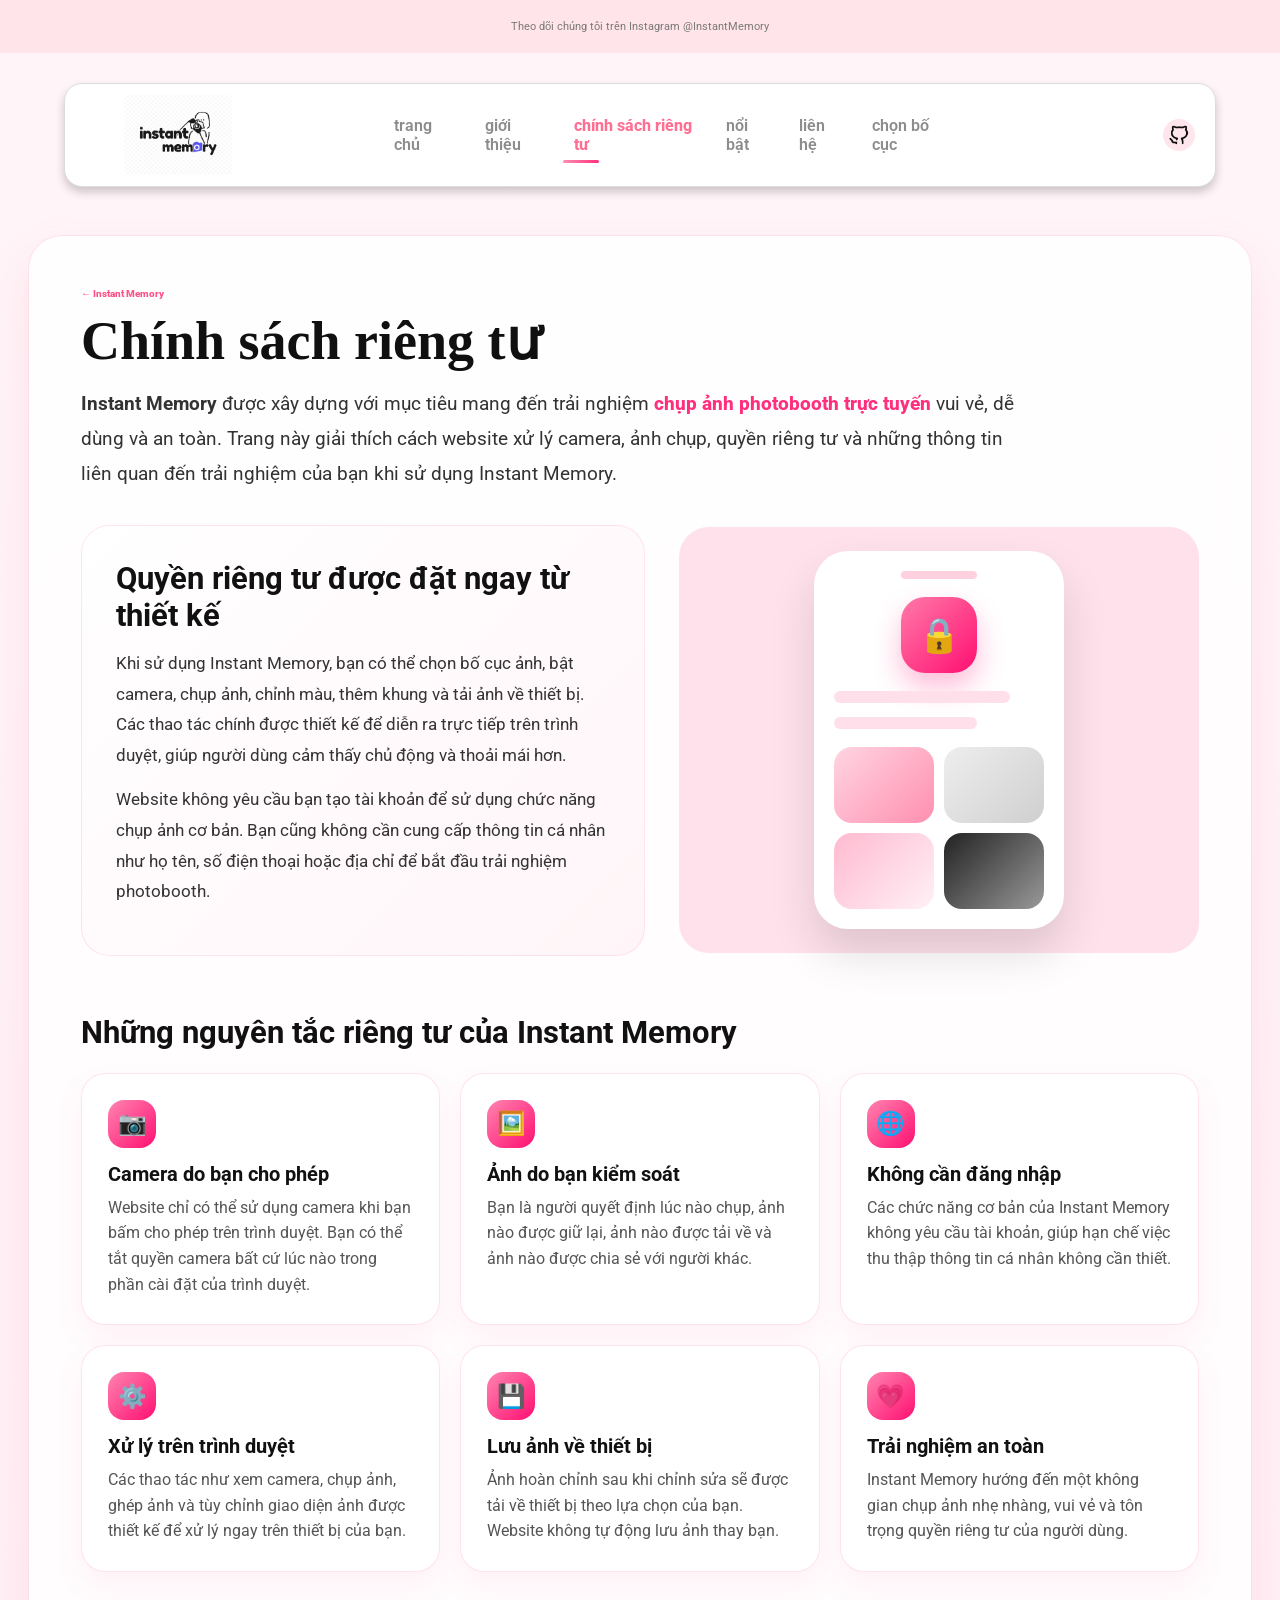
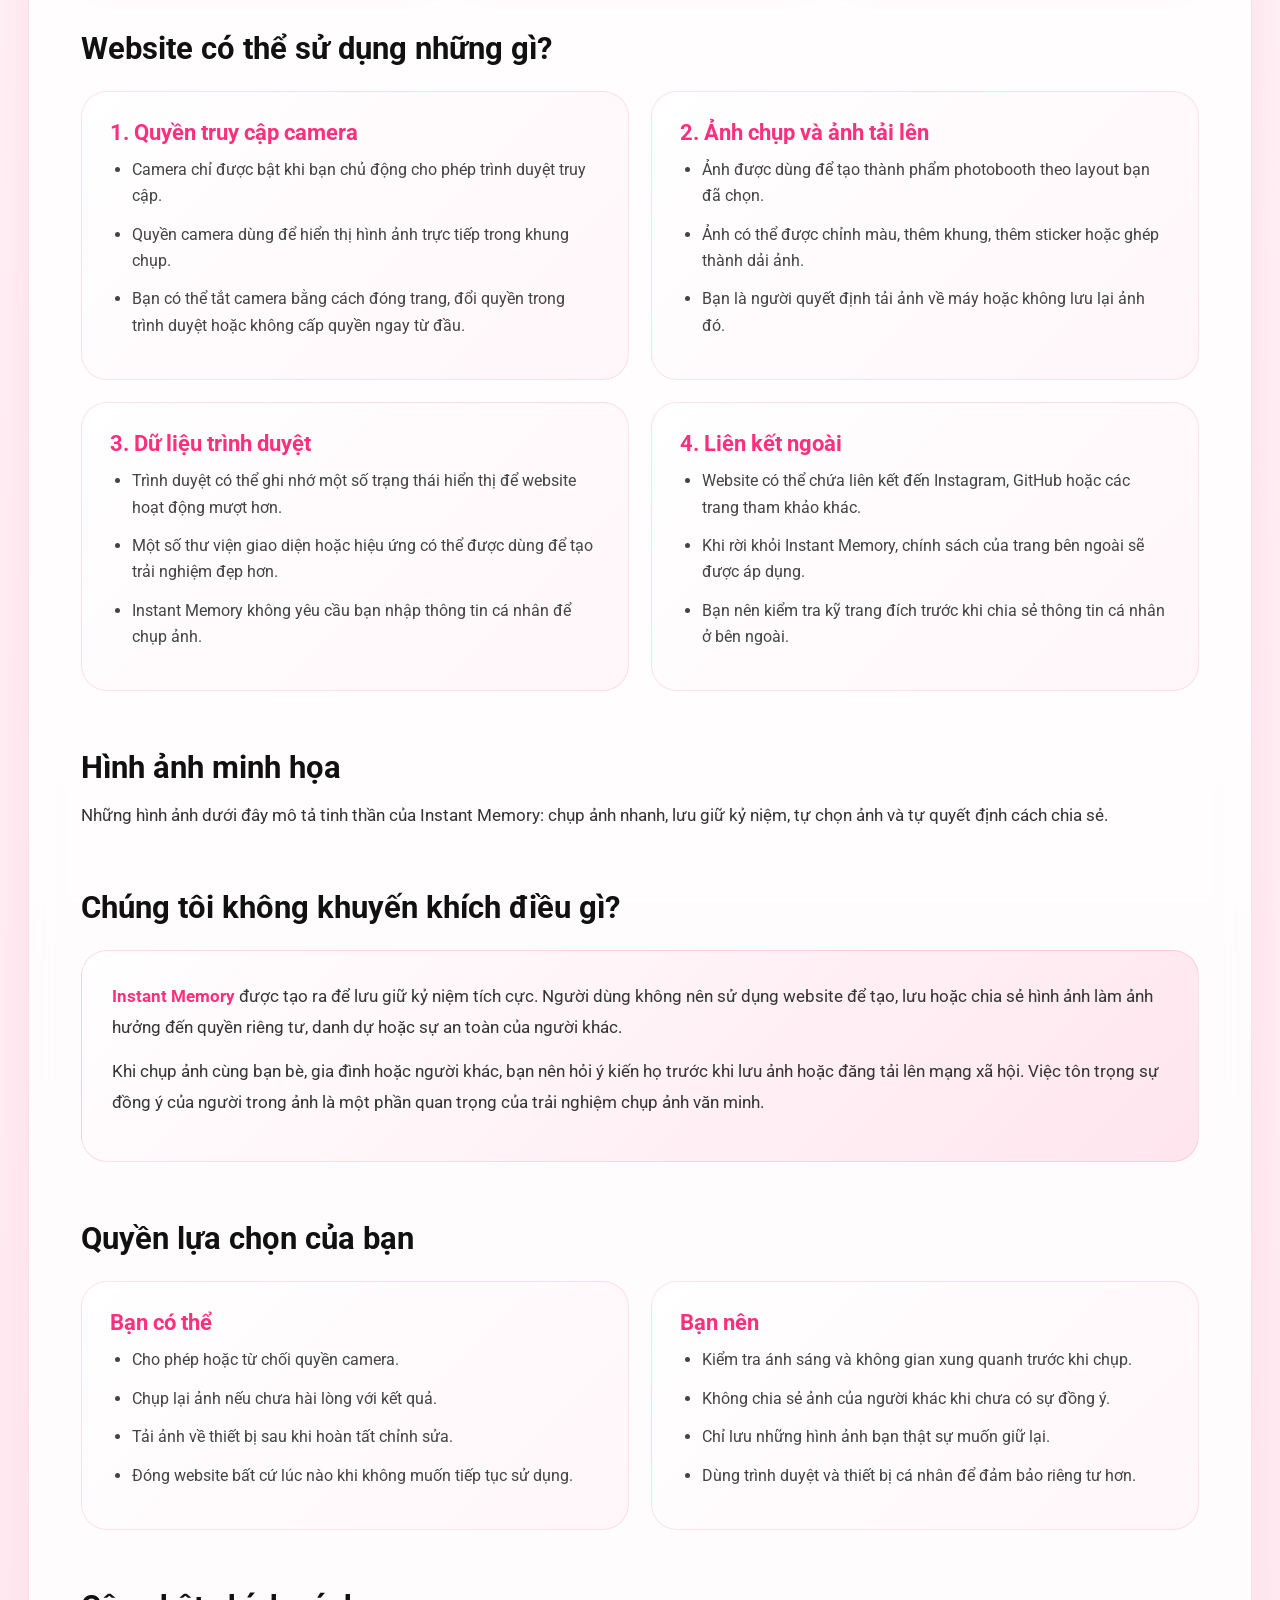
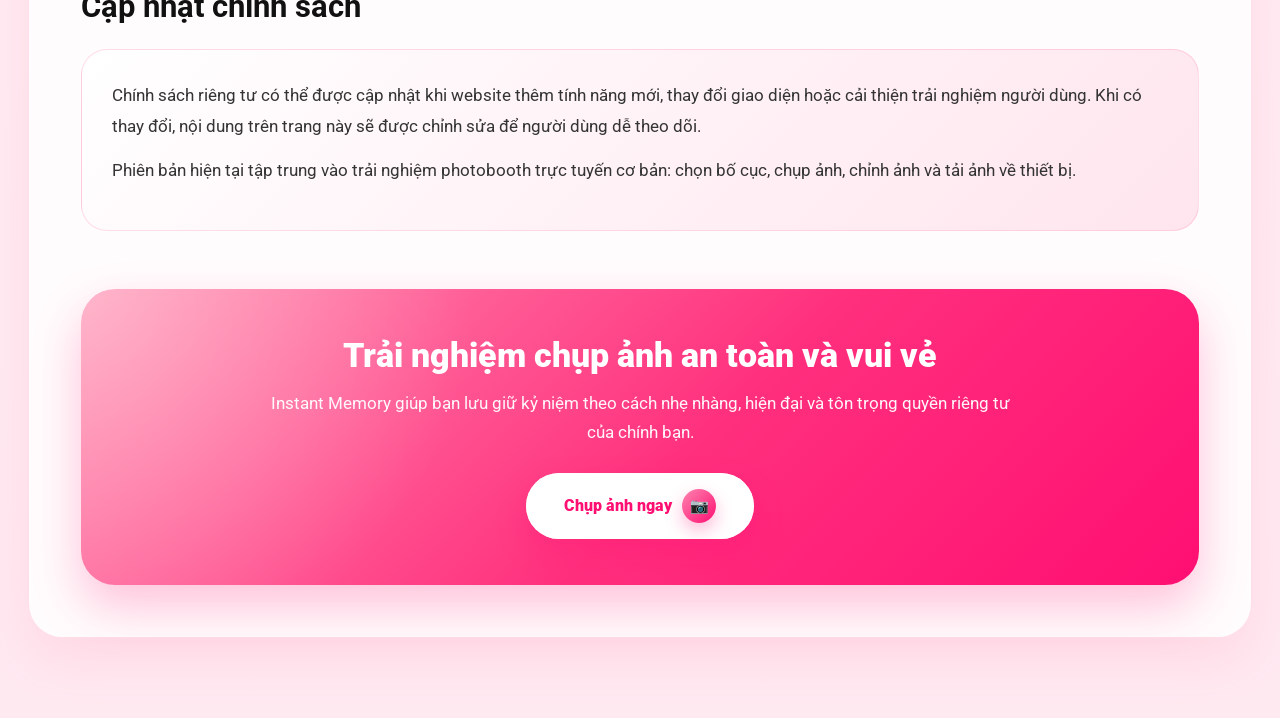
<file: instant-memory-photobooth/pages/privacy.html>
<!DOCTYPE html>
<html lang="vi">
<head>
  <meta charset="UTF-8" />
  <meta content="width=device-width, initial-scale=1.0" name="viewport" />

  <title>Chính sách riêng tư | Instant Memory</title>

  <meta
    name="description"
    content="Chính sách riêng tư của Instant Memory - website chụp ảnh photobooth trực tuyến, xử lý ảnh trên trình duyệt và tôn trọng quyền riêng tư của người dùng."
  />

  <link href="https://fonts.googleapis.com" rel="preconnect" />
  <link crossorigin href="https://fonts.gstatic.com" rel="preconnect" />
  <link
    href="https://fonts.googleapis.com/css2?family=Roboto:ital,wght@0,100..900;1,100..900&family=Syne:wght@400..800&display=swap"
    rel="stylesheet"
  />

  <link href="../assets/icons/logotrangchu.png" rel="icon" />
  <link href="../src/css/main.css" rel="stylesheet" />

  <style>
    body {
      margin: 0;
      font-family: "Roboto", Arial, sans-serif;
      background: linear-gradient(180deg, #fff5f8 0%, #ffe9f1 100%);
      color: #171717;
    }

    a,
    button,
    .home-nav,
    .policy-card,
    .privacy-btn {
      font-family: "Roboto", Arial, sans-serif !important;
    }

    /* ===== MENU GIỐNG TRANG GIỚI THIỆU ===== */
    #nav-links .home-nav,
    #hamburger-nav .home-nav {
      position: relative;
      font-family: "Roboto", Arial, sans-serif !important;
      font-size: 16px;
      font-weight: 600;
      color: #8c8c8c;
      letter-spacing: 0;
      text-transform: none;
      transition: all 0.25s ease;
    }

    #nav-links .home-nav:hover,
    #hamburger-nav .home-nav:hover {
      color: #ff5f8f;
      transform: translateY(-2px);
    }

    #nav-links .privacy-active,
    #hamburger-nav .privacy-active {
      color: #ff6f93 !important;
      font-weight: 800;
    }

    #nav-links .privacy-active::after {
      content: "";
      position: absolute;
      left: 50%;
      bottom: -9px;
      width: 36px;
      height: 3px;
      border-radius: 999px;
      background: linear-gradient(90deg, #ff8fb0, #ff2f7d);
      transform: translateX(-50%);
    }

    /* ===== LOGO NAVBAR ===== */
    #logo-container {
      display: flex;
      align-items: center;
      justify-content: center;
    }

    .home-logo {
      display: flex;
      align-items: center;
      justify-content: center;
      width: 185px;
      height: 80px;
      overflow: hidden;
      text-decoration: none;
    }

    .home-logo img {
      max-width: 100%;
      max-height: 72px;
      object-fit: contain;
      display: block;
      transform: scale(1.45);
      transform-origin: center;
      mix-blend-mode: multiply;
      opacity: 0.9;
    }

    /* ===== PRIVACY PAGE ===== */
    .privacy-page {
      max-width: 1280px;
      margin: 48px auto 80px;
      padding: 0 28px;
    }

    .privacy-container {
      background: rgba(255, 255, 255, 0.84);
      border: 1px solid rgba(255, 120, 160, 0.22);
      border-radius: 34px;
      padding: 52px;
      box-shadow: 0 22px 48px rgba(255, 105, 150, 0.13);
      backdrop-filter: blur(14px);
    }

    .back-link {
      display: inline-flex;
      align-items: center;
      gap: 8px;
      margin-bottom: 14px;
      color: #ff4f86;
      text-decoration: none;
      font-weight: 800;
      transition: 0.25s ease;
    }

    .back-link:hover {
      transform: translateX(-5px);
      color: #ff0f72;
    }

    .privacy-title {
      margin: 0 0 16px;
      font-size: 54px;
      line-height: 1.05;
      font-family: Georgia, "Times New Roman", serif;
      color: #101010;
    }

    .privacy-intro {
      max-width: 950px;
      font-size: 19px;
      line-height: 1.85;
      margin: 0 0 34px;
      color: #333;
    }

    .pink-text {
      color: #ff2f7d;
      font-weight: 800;
    }

    .privacy-hero {
      display: grid;
      grid-template-columns: 1.04fr 0.96fr;
      gap: 34px;
      align-items: center;
      margin-top: 22px;
    }

    .privacy-hero-box {
      background: linear-gradient(135deg, #ffffff, #fff5f8);
      border: 1px solid rgba(255, 120, 160, 0.18);
      border-radius: 28px;
      padding: 34px;
    }

    .privacy-hero-box h2,
    .section-title {
      margin: 0 0 14px;
      font-size: 31px;
      color: #111;
    }

    .privacy-hero-box p,
    .privacy-section p {
      margin: 0 0 14px;
      font-size: 17px;
      line-height: 1.8;
      color: #343434;
    }

    .privacy-visual {
      background: #ffe1eb;
      border-radius: 30px;
      padding: 24px;
      min-height: 360px;
      display: flex;
      align-items: center;
      justify-content: center;
      transition: 0.3s ease;
    }

    .privacy-visual:hover {
      transform: translateY(-8px) rotate(1deg);
      box-shadow: 0 22px 45px rgba(255, 70, 130, 0.18);
    }

    .privacy-phone {
      width: 250px;
      min-height: 320px;
      border-radius: 34px;
      background: #fff;
      padding: 20px;
      box-shadow: 0 24px 45px rgba(0, 0, 0, 0.13);
      position: relative;
      overflow: hidden;
    }

    .phone-top {
      width: 76px;
      height: 8px;
      border-radius: 99px;
      background: #ffd1df;
      margin: 0 auto 18px;
    }

    .privacy-lock {
      width: 76px;
      height: 76px;
      border-radius: 24px;
      background: linear-gradient(135deg, #ff7aa8, #ff0f72);
      color: white;
      display: flex;
      align-items: center;
      justify-content: center;
      font-size: 34px;
      margin: 18px auto;
      box-shadow: 0 14px 28px rgba(255, 15, 114, 0.28);
    }

    .phone-line {
      height: 12px;
      border-radius: 99px;
      background: #ffe0ea;
      margin: 14px 0;
    }

    .phone-line.short {
      width: 68%;
    }

    .phone-line.medium {
      width: 84%;
    }

    .phone-photo-grid {
      display: grid;
      grid-template-columns: 1fr 1fr;
      gap: 10px;
      margin-top: 18px;
    }

    .phone-photo {
      height: 76px;
      border-radius: 18px;
      background: linear-gradient(135deg, #ffd5e2, #ff8fb0);
    }

    .phone-photo:nth-child(2) {
      background: linear-gradient(135deg, #eeeeee, #cfcfcf);
    }

    .phone-photo:nth-child(3) {
      background: linear-gradient(135deg, #ffbad0, #fff1f6);
    }

    .phone-photo:nth-child(4) {
      background: linear-gradient(135deg, #222, #999);
    }

    .privacy-section {
      margin-top: 58px;
    }

    .policy-grid {
      display: grid;
      grid-template-columns: repeat(3, 1fr);
      gap: 20px;
      margin-top: 22px;
    }

    .policy-card {
      background: #fff;
      border: 1px solid rgba(255, 90, 140, 0.17);
      border-radius: 24px;
      padding: 26px;
      box-shadow: 0 14px 30px rgba(255, 105, 150, 0.08);
      transition: 0.28s ease;
    }

    .policy-card:hover {
      transform: translateY(-8px);
      box-shadow: 0 20px 40px rgba(255, 80, 135, 0.16);
      border-color: rgba(255, 47, 125, 0.4);
    }

    .policy-icon {
      width: 48px;
      height: 48px;
      border-radius: 16px;
      background: linear-gradient(135deg, #ff85b0, #ff0f72);
      display: flex;
      align-items: center;
      justify-content: center;
      color: white;
      font-size: 23px;
      margin-bottom: 14px;
    }

    .policy-card h3 {
      margin: 0 0 10px;
      font-size: 20px;
      color: #111;
    }

    .policy-card p {
      margin: 0;
      font-size: 15.5px;
      line-height: 1.65;
      color: #555;
    }

    .info-list {
      display: grid;
      grid-template-columns: 1fr 1fr;
      gap: 22px;
      margin-top: 24px;
    }

    .info-box {
      background: linear-gradient(135deg, #fff, #fff6f9);
      border: 1px solid rgba(255, 90, 140, 0.17);
      border-radius: 26px;
      padding: 28px;
      transition: 0.28s ease;
    }

    .info-box:hover {
      transform: translateY(-6px);
      box-shadow: 0 18px 34px rgba(255, 80, 135, 0.14);
    }

    .info-box h3 {
      margin: 0 0 12px;
      font-size: 22px;
      color: #ff2f7d;
    }

    .info-box ul {
      padding-left: 22px;
      margin: 0;
    }

    .info-box li {
      margin-bottom: 12px;
      font-size: 16px;
      line-height: 1.65;
      color: #444;
    }

    .image-row {
      display: grid;
      grid-template-columns: 1fr 1fr 0.9fr;
      gap: 22px;
      margin-top: 24px;
    }

    .privacy-image {
      position: relative;
      min-height: 300px;
      border-radius: 28px;
      overflow: hidden;
      background: #fff0f5;
      box-shadow: 0 18px 38px rgba(0, 0, 0, 0.1);
      transition: 0.3s ease;
    }

    .privacy-image:hover {
      transform: translateY(-8px) scale(1.015);
      box-shadow: 0 26px 50px rgba(255, 80, 135, 0.2);
    }

    .privacy-image img {
      width: 100%;
      height: 100%;
      min-height: 300px;
      object-fit: cover;
      display: block;
    }

    .image-label {
      position: absolute;
      left: 18px;
      bottom: 18px;
      padding: 9px 16px;
      border-radius: 999px;
      background: rgba(255, 255, 255, 0.86);
      backdrop-filter: blur(10px);
      color: #ff2f7d;
      font-size: 14px;
      font-weight: 800;
    }

    .privacy-strip {
      min-height: 300px;
      background: linear-gradient(180deg, #fff 0%, #ffe6ef 100%);
      display: flex;
      align-items: center;
      justify-content: center;
      padding: 22px;
    }

    .safe-card {
      width: 220px;
      border-radius: 26px;
      background: white;
      padding: 28px 22px;
      text-align: center;
      box-shadow: 0 20px 38px rgba(0, 0, 0, 0.13);
    }

    .safe-card-icon {
      width: 70px;
      height: 70px;
      border-radius: 24px;
      background: linear-gradient(135deg, #ff85b0, #ff0f72);
      color: white;
      display: flex;
      align-items: center;
      justify-content: center;
      font-size: 32px;
      margin: 0 auto 16px;
    }

    .safe-card h3 {
      margin: 0 0 10px;
      color: #111;
      font-size: 20px;
    }

    .safe-card p {
      margin: 0;
      font-size: 14.5px;
      line-height: 1.55;
      color: #555;
    }

    .notice-box {
      margin-top: 24px;
      background: linear-gradient(135deg, #fff, #ffe5ee);
      border: 1px solid rgba(255, 90, 140, 0.2);
      border-radius: 26px;
      padding: 30px;
    }

    .notice-box strong {
      color: #ff2f7d;
    }

    .cta-box {
      margin-top: 58px;
      padding: 46px 32px;
      border-radius: 34px;
      text-align: center;
      color: white;
      background:
        radial-gradient(circle at top left, rgba(255,255,255,0.35), transparent 34%),
        linear-gradient(135deg, #ff8fb0 0%, #ff2f7d 55%, #ff0f72 100%);
      box-shadow: 0 22px 48px rgba(255, 47, 125, 0.28);
    }

    .cta-box h2 {
      margin: 0 0 14px;
      font-size: 34px;
      font-weight: 900;
      font-family: "Roboto", Arial, sans-serif !important;
    }

    .cta-box p {
      max-width: 740px;
      margin: 0 auto 26px;
      font-size: 17px;
      line-height: 1.7;
      color: rgba(255, 255, 255, 0.95);
    }

    .privacy-btn {
      position: relative;
      display: inline-flex;
      align-items: center;
      justify-content: center;
      gap: 10px;
      padding: 16px 38px;
      min-width: 210px;
      border-radius: 999px;
      border: none;
      background: #ffffff;
      color: #ff0f72 !important;
      font-size: 16px;
      font-weight: 900;
      text-decoration: none;
      box-shadow:
        0 14px 30px rgba(255, 15, 114, 0.28),
        inset 0 0 0 1px rgba(255, 255, 255, 0.8);
      overflow: hidden;
      transition: all 0.3s ease;
    }

    .privacy-btn::before {
      content: "";
      position: absolute;
      inset: 0;
      background: linear-gradient(120deg, transparent, rgba(255, 47, 125, 0.16), transparent);
      transform: translateX(-100%);
      transition: 0.55s ease;
    }

    .privacy-btn:hover::before {
      transform: translateX(100%);
    }

    .privacy-btn:hover {
      transform: translateY(-5px) scale(1.03);
      background: linear-gradient(135deg, #ffffff, #fff1f6);
      box-shadow:
        0 20px 42px rgba(255, 15, 114, 0.38),
        inset 0 0 0 1px rgba(255, 120, 170, 0.35);
    }

    .btn-icon {
      width: 34px;
      height: 34px;
      border-radius: 50%;
      display: inline-flex;
      align-items: center;
      justify-content: center;
      background: linear-gradient(135deg, #ff85b0, #ff0f72);
      color: #fff;
      font-size: 15px;
      box-shadow: 0 8px 18px rgba(255, 15, 114, 0.28);
    }

    @media screen and (max-width: 1024px) {
      .privacy-hero,
      .policy-grid,
      .info-list,
      .image-row {
        grid-template-columns: 1fr 1fr;
      }

      .privacy-strip {
        grid-column: 1 / -1;
      }
    }

    @media screen and (max-width: 768px) {
      .privacy-page {
        margin: 28px auto 60px;
        padding: 0 18px;
      }

      .privacy-container {
        padding: 32px 22px;
        border-radius: 26px;
      }

      .privacy-title {
        font-size: 40px;
      }

      .privacy-intro {
        font-size: 16.5px;
      }

      .privacy-hero,
      .policy-grid,
      .info-list,
      .image-row {
        grid-template-columns: 1fr;
      }

      .privacy-image img,
      .privacy-image {
        min-height: 240px;
        height: auto;
      }

      .home-logo {
        width: 135px;
        height: 58px;
      }

      .home-logo img {
        max-height: 50px;
        transform: scale(1.25);
      }
    }
  </style>
</head>

<body>
  <!-- Thanh thông báo giống trang chủ -->
  <section id="header-announcement">
    <div id="announcement-holder">
      <p class="lightgraytext" id="header-announcement-text">
        <a href="https://www.instagram.com/ngquynhw_/" target="_blank">
          Theo dõi chúng tôi trên Instagram @InstantMemory
        </a>
      </p>
    </div>
  </section>

  <!-- Header / Menu giống trang giới thiệu -->
  <header id="main-header">
    <nav id="new-navbar">
      <div id="logo-container">
        <a class="home-logo" href="../index.html" aria-label="Instant Memory">
          <img src="../assets/icons/logotrangchu.png" alt="Instant Memory Logo" />
        </a>
      </div>

      <div id="nav-links">
        <ul>
          <li>
            <a class="home-nav" href="../index.html">trang chủ</a>
          </li>
          <li>
            <a class="home-nav" href="about.html">giới thiệu</a>
          </li>
          <li>
            <a class="home-nav current-nav privacy-active" href="privacy.html">chính sách riêng tư</a>
          </li>
          <li>
            <a class="home-nav" href="spotlight.html">nổi bật</a>
          </li>
          <li>
            <a class="home-nav" href="contact.html">liên hệ</a>
          </li>
          <li>
            <a class="home-nav" href="choose-layout.html">chọn bố cục</a>
          </li>
        </ul>
      </div>

      <div id="right-section">
        <div id="github-container">
          <a href="https://github.com/judiemosinabre" target="_blank">
            <img
              alt="github"
              class="s-icons-size github-icon"
              src="../assets/icons/github-icon.webp"
            />
          </a>
        </div>
      </div>
    </nav>

    <button id="hamburger-home-trigger">
      <img alt="menu" id="hamburger-icon" src="../assets/icons/hamburger-icon.webp" />
    </button>

    <div id="hamburger-nav">
      <button id="hamburgerBtn">
        <img alt="menu" id="hamburger-icon" src="../assets/icons/hamburger-icon.webp" />
      </button>

      <ul>
        <li>
          <img alt="home icon" class="nav-icons" src="../assets/icons/home-icon.webp" />
          <a class="home-nav" href="../index.html">trang chủ</a>
        </li>

        <li>
          <img alt="about icon" class="nav-icons" src="../assets/icons/about-icon.webp" />
          <a class="home-nav" href="about.html">giới thiệu</a>
        </li>

        <li>
          <img alt="privacy icon" class="nav-icons" src="../assets/icons/privacy-icon.webp" />
          <a class="home-nav current-nav privacy-active" href="privacy.html">chính sách riêng tư</a>
        </li>

        <li>
          <img alt="star icon" class="nav-icons" src="../assets/icons/star-icon.webp" />
          <a class="home-nav" href="spotlight.html">nổi bật</a>
        </li>

        <li>
          <img alt="contact icon" class="nav-icons" src="../assets/icons/contact-icon.webp" />
          <a class="home-nav" href="contact.html">liên hệ</a>
        </li>

        <li>
          <img alt="layout icon" class="nav-icons" src="../assets/icons/layout-icon.webp" />
          <a class="home-nav" href="choose-layout.html">chọn bố cục</a>
        </li>
      </ul>
    </div>
  </header>

  <main class="privacy-page">
    <section class="privacy-container">
      <a class="back-link" href="../index.html">← Instant Memory</a>

      <h1 class="privacy-title">Chính sách riêng tư</h1>

      <p class="privacy-intro">
        <strong>Instant Memory</strong> được xây dựng với mục tiêu mang đến trải nghiệm
        <span class="pink-text">chụp ảnh photobooth trực tuyến</span> vui vẻ, dễ dùng và an toàn.
        Trang này giải thích cách website xử lý camera, ảnh chụp, quyền riêng tư và những thông tin
        liên quan đến trải nghiệm của bạn khi sử dụng Instant Memory.
      </p>

      <div class="privacy-hero">
        <div class="privacy-hero-box">
          <h2>Quyền riêng tư được đặt ngay từ thiết kế</h2>

          <p>
            Khi sử dụng Instant Memory, bạn có thể chọn bố cục ảnh, bật camera, chụp ảnh,
            chỉnh màu, thêm khung và tải ảnh về thiết bị. Các thao tác chính được thiết kế
            để diễn ra trực tiếp trên trình duyệt, giúp người dùng cảm thấy chủ động và thoải mái hơn.
          </p>

          <p>
            Website không yêu cầu bạn tạo tài khoản để sử dụng chức năng chụp ảnh cơ bản.
            Bạn cũng không cần cung cấp thông tin cá nhân như họ tên, số điện thoại hoặc địa chỉ
            để bắt đầu trải nghiệm photobooth.
          </p>
        </div>

        <div class="privacy-visual">
          <div class="privacy-phone">
            <div class="phone-top"></div>
            <div class="privacy-lock">🔒</div>
            <div class="phone-line medium"></div>
            <div class="phone-line short"></div>
            <div class="phone-photo-grid">
              <div class="phone-photo"></div>
              <div class="phone-photo"></div>
              <div class="phone-photo"></div>
              <div class="phone-photo"></div>
            </div>
          </div>
        </div>
      </div>

      <section class="privacy-section">
        <h2 class="section-title">Những nguyên tắc riêng tư của Instant Memory</h2>

        <div class="policy-grid">
          <div class="policy-card">
            <div class="policy-icon">📷</div>
            <h3>Camera do bạn cho phép</h3>
            <p>
              Website chỉ có thể sử dụng camera khi bạn bấm cho phép trên trình duyệt.
              Bạn có thể tắt quyền camera bất cứ lúc nào trong phần cài đặt của trình duyệt.
            </p>
          </div>

          <div class="policy-card">
            <div class="policy-icon">🖼️</div>
            <h3>Ảnh do bạn kiểm soát</h3>
            <p>
              Bạn là người quyết định lúc nào chụp, ảnh nào được giữ lại, ảnh nào được tải về
              và ảnh nào được chia sẻ với người khác.
            </p>
          </div>

          <div class="policy-card">
            <div class="policy-icon">🌐</div>
            <h3>Không cần đăng nhập</h3>
            <p>
              Các chức năng cơ bản của Instant Memory không yêu cầu tài khoản, giúp hạn chế
              việc thu thập thông tin cá nhân không cần thiết.
            </p>
          </div>

          <div class="policy-card">
            <div class="policy-icon">⚙️</div>
            <h3>Xử lý trên trình duyệt</h3>
            <p>
              Các thao tác như xem camera, chụp ảnh, ghép ảnh và tùy chỉnh giao diện ảnh
              được thiết kế để xử lý ngay trên thiết bị của bạn.
            </p>
          </div>

          <div class="policy-card">
            <div class="policy-icon">💾</div>
            <h3>Lưu ảnh về thiết bị</h3>
            <p>
              Ảnh hoàn chỉnh sau khi chỉnh sửa sẽ được tải về thiết bị theo lựa chọn của bạn.
              Website không tự động lưu ảnh thay bạn.
            </p>
          </div>

          <div class="policy-card">
            <div class="policy-icon">💗</div>
            <h3>Trải nghiệm an toàn</h3>
            <p>
              Instant Memory hướng đến một không gian chụp ảnh nhẹ nhàng, vui vẻ và tôn trọng
              quyền riêng tư của người dùng.
            </p>
          </div>
        </div>
      </section>

      <section class="privacy-section">
        <h2 class="section-title">Website có thể sử dụng những gì?</h2>

        <div class="info-list">
          <div class="info-box">
            <h3>1. Quyền truy cập camera</h3>
            <ul>
              <li>
                Camera chỉ được bật khi bạn chủ động cho phép trình duyệt truy cập.
              </li>
              <li>
                Quyền camera dùng để hiển thị hình ảnh trực tiếp trong khung chụp.
              </li>
              <li>
                Bạn có thể tắt camera bằng cách đóng trang, đổi quyền trong trình duyệt
                hoặc không cấp quyền ngay từ đầu.
              </li>
            </ul>
          </div>

          <div class="info-box">
            <h3>2. Ảnh chụp và ảnh tải lên</h3>
            <ul>
              <li>
                Ảnh được dùng để tạo thành phẩm photobooth theo layout bạn đã chọn.
              </li>
              <li>
                Ảnh có thể được chỉnh màu, thêm khung, thêm sticker hoặc ghép thành dải ảnh.
              </li>
              <li>
                Bạn là người quyết định tải ảnh về máy hoặc không lưu lại ảnh đó.
              </li>
            </ul>
          </div>

          <div class="info-box">
            <h3>3. Dữ liệu trình duyệt</h3>
            <ul>
              <li>
                Trình duyệt có thể ghi nhớ một số trạng thái hiển thị để website hoạt động mượt hơn.
              </li>
              <li>
                Một số thư viện giao diện hoặc hiệu ứng có thể được dùng để tạo trải nghiệm đẹp hơn.
              </li>
              <li>
                Instant Memory không yêu cầu bạn nhập thông tin cá nhân để chụp ảnh.
              </li>
            </ul>
          </div>

          <div class="info-box">
            <h3>4. Liên kết ngoài</h3>
            <ul>
              <li>
                Website có thể chứa liên kết đến Instagram, GitHub hoặc các trang tham khảo khác.
              </li>
              <li>
                Khi rời khỏi Instant Memory, chính sách của trang bên ngoài sẽ được áp dụng.
              </li>
              <li>
                Bạn nên kiểm tra kỹ trang đích trước khi chia sẻ thông tin cá nhân ở bên ngoài.
              </li>
            </ul>
          </div>
        </div>
      </section>

      <section class="privacy-section">
        <h2 class="section-title">Hình ảnh minh họa</h2>

        <p>
          Những hình ảnh dưới đây mô tả tinh thần của Instant Memory: chụp ảnh nhanh,
          lưu giữ kỷ niệm, tự chọn ảnh và tự quyết định cách chia sẻ.
        </p>

       
      </section>

      <section class="privacy-section">
        <h2 class="section-title">Chúng tôi không khuyến khích điều gì?</h2>

        <div class="notice-box">
          <p>
            <strong>Instant Memory</strong> được tạo ra để lưu giữ kỷ niệm tích cực.
            Người dùng không nên sử dụng website để tạo, lưu hoặc chia sẻ hình ảnh làm ảnh hưởng
            đến quyền riêng tư, danh dự hoặc sự an toàn của người khác.
          </p>

          <p>
            Khi chụp ảnh cùng bạn bè, gia đình hoặc người khác, bạn nên hỏi ý kiến họ trước khi
            lưu ảnh hoặc đăng tải lên mạng xã hội. Việc tôn trọng sự đồng ý của người trong ảnh
            là một phần quan trọng của trải nghiệm chụp ảnh văn minh.
          </p>
        </div>
      </section>

      <section class="privacy-section">
        <h2 class="section-title">Quyền lựa chọn của bạn</h2>

        <div class="info-list">
          <div class="info-box">
            <h3>Bạn có thể</h3>
            <ul>
              <li>Cho phép hoặc từ chối quyền camera.</li>
              <li>Chụp lại ảnh nếu chưa hài lòng với kết quả.</li>
              <li>Tải ảnh về thiết bị sau khi hoàn tất chỉnh sửa.</li>
              <li>Đóng website bất cứ lúc nào khi không muốn tiếp tục sử dụng.</li>
            </ul>
          </div>

          <div class="info-box">
            <h3>Bạn nên</h3>
            <ul>
              <li>Kiểm tra ánh sáng và không gian xung quanh trước khi chụp.</li>
              <li>Không chia sẻ ảnh của người khác khi chưa có sự đồng ý.</li>
              <li>Chỉ lưu những hình ảnh bạn thật sự muốn giữ lại.</li>
              <li>Dùng trình duyệt và thiết bị cá nhân để đảm bảo riêng tư hơn.</li>
            </ul>
          </div>
        </div>
      </section>

      <section class="privacy-section">
        <h2 class="section-title">Cập nhật chính sách</h2>

        <div class="notice-box">
          <p>
            Chính sách riêng tư có thể được cập nhật khi website thêm tính năng mới,
            thay đổi giao diện hoặc cải thiện trải nghiệm người dùng. Khi có thay đổi,
            nội dung trên trang này sẽ được chỉnh sửa để người dùng dễ theo dõi.
          </p>

          <p>
            Phiên bản hiện tại tập trung vào trải nghiệm photobooth trực tuyến cơ bản:
            chọn bố cục, chụp ảnh, chỉnh ảnh và tải ảnh về thiết bị.
          </p>
        </div>
      </section>

      <div class="cta-box">
        <h2>Trải nghiệm chụp ảnh an toàn và vui vẻ</h2>
        <p>
          Instant Memory giúp bạn lưu giữ kỷ niệm theo cách nhẹ nhàng, hiện đại và tôn trọng
          quyền riêng tư của chính bạn.
        </p>

        <a class="privacy-btn" href="start.html">
          <span>Chụp ảnh ngay</span>
          <span class="btn-icon">📷</span>
        </a>
      </div>
    </section>
  </main>

  <script src="../src/js/main.js"></script>
</body>
</html>
</file>
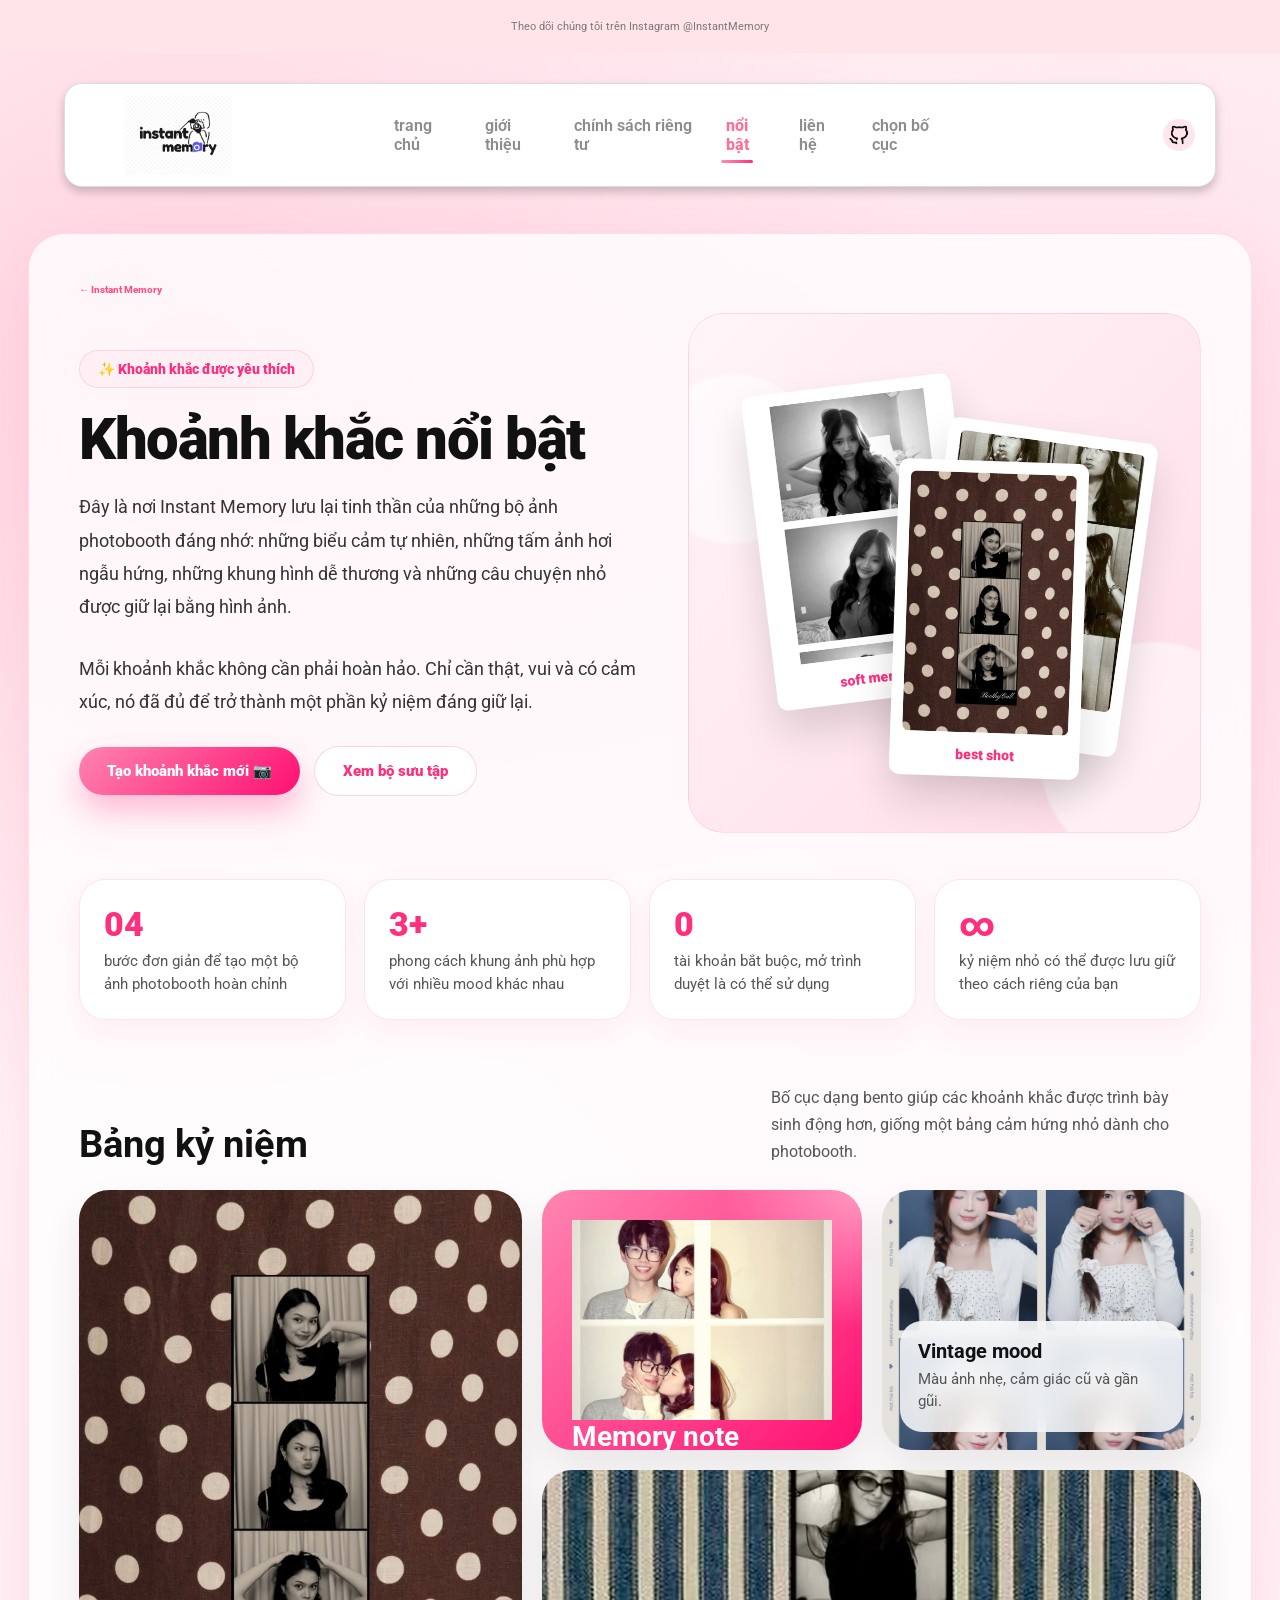
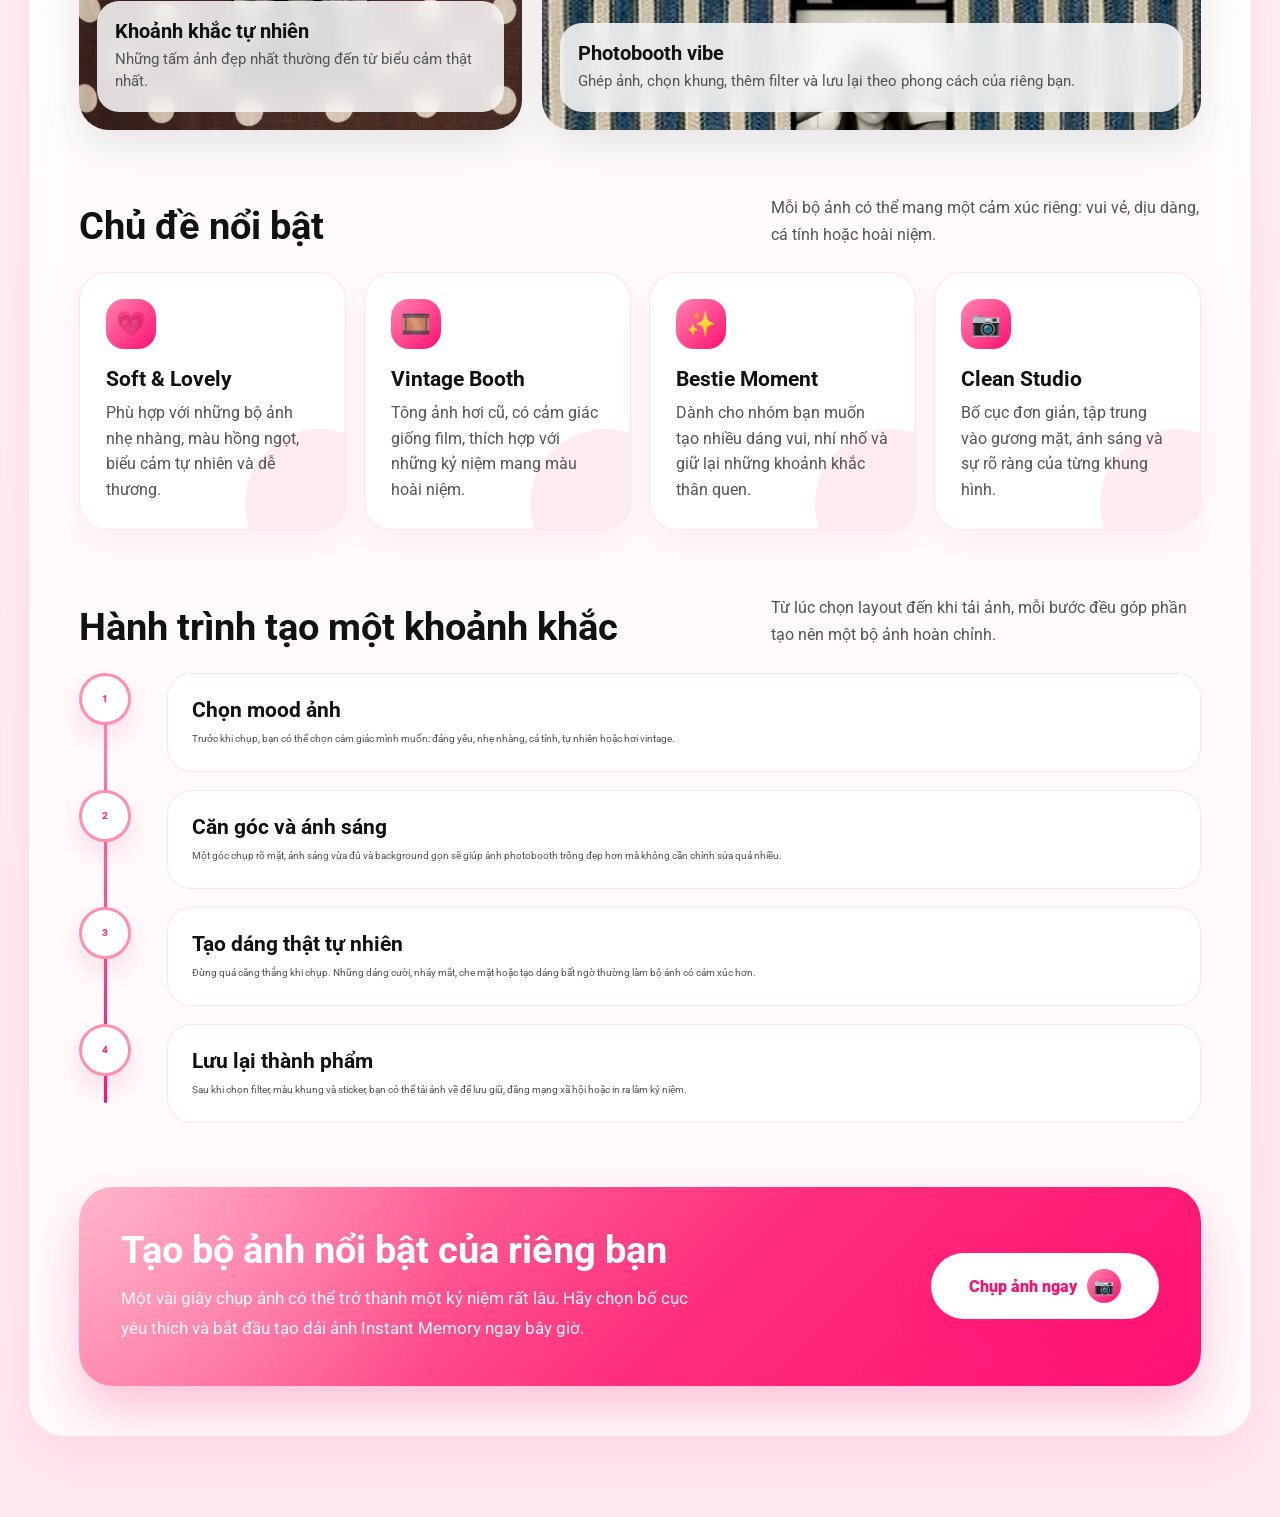
<file: instant-memory-photobooth/pages/spotlight.html>
<!DOCTYPE html>
<html lang="vi">
<head>
  <meta charset="UTF-8" />
  <meta content="width=device-width, initial-scale=1.0" name="viewport" />

  <title>Khoảnh khắc nổi bật | Instant Memory</title>

  <meta
    name="description"
    content="Khám phá những khoảnh khắc nổi bật tại Instant Memory - nơi lưu giữ các bộ ảnh photobooth đáng yêu, tự nhiên và đầy cảm xúc."
  />

  <link href="https://fonts.googleapis.com" rel="preconnect" />
  <link crossorigin href="https://fonts.gstatic.com" rel="preconnect" />
  <link
    href="https://fonts.googleapis.com/css2?family=Roboto:ital,wght@0,100..900;1,100..900&family=Syne:wght@400..800&display=swap"
    rel="stylesheet"
  />

  <link href="../assets/icons/logotrangchu.png" rel="icon" />
  <link href="../src/css/main.css" rel="stylesheet" />

  <style>
    body {
      margin: 0;
      font-family: "Roboto", Arial, sans-serif;
      background:
        radial-gradient(circle at 15% 12%, rgba(255, 143, 176, 0.35), transparent 26%),
        radial-gradient(circle at 85% 18%, rgba(255, 210, 225, 0.75), transparent 30%),
        linear-gradient(180deg, #fff5f8 0%, #ffe9f1 100%);
      color: #171717;
    }

    a,
    button,
    .home-nav {
      font-family: "Roboto", Arial, sans-serif !important;
    }

    /* ===== MENU GIỐNG TRANG GIỚI THIỆU ===== */
    #nav-links .home-nav,
    #hamburger-nav .home-nav {
      position: relative;
      font-size: 16px;
      font-weight: 600;
      color: #8c8c8c;
      letter-spacing: 0;
      text-transform: none;
      transition: all 0.25s ease;
    }

    #nav-links .home-nav:hover,
    #hamburger-nav .home-nav:hover {
      color: #ff5f8f;
      transform: translateY(-2px);
    }

    #nav-links .spotlight-active,
    #hamburger-nav .spotlight-active {
      color: #ff6f93 !important;
      font-weight: 800;
    }

    #nav-links .spotlight-active::after {
      content: "";
      position: absolute;
      left: 50%;
      bottom: -9px;
      width: 32px;
      height: 3px;
      border-radius: 999px;
      background: linear-gradient(90deg, #ff8fb0, #ff2f7d);
      transform: translateX(-50%);
    }

    /* ===== LOGO NAVBAR ===== */
    #logo-container {
      display: flex;
      align-items: center;
      justify-content: center;
    }

    .home-logo {
      display: flex;
      align-items: center;
      justify-content: center;
      width: 185px;
      height: 80px;
      overflow: hidden;
      text-decoration: none;
    }

    .home-logo img {
      max-width: 100%;
      max-height: 72px;
      object-fit: contain;
      display: block;
      transform: scale(1.45);
      transform-origin: center;
      mix-blend-mode: multiply;
      opacity: 0.9;
    }

    /* ===== SPOTLIGHT PAGE ===== */
    .spotlight-page {
      max-width: 1320px;
      margin: 46px auto 80px;
      padding: 0 28px;
    }

    .spotlight-shell {
      background: rgba(255, 255, 255, 0.78);
      border: 1px solid rgba(255, 120, 160, 0.22);
      border-radius: 36px;
      padding: 50px;
      box-shadow: 0 24px 55px rgba(255, 105, 150, 0.14);
      backdrop-filter: blur(16px);
      overflow: hidden;
    }

    .back-link {
      display: inline-flex;
      align-items: center;
      gap: 8px;
      margin-bottom: 18px;
      color: #ff4f86;
      text-decoration: none;
      font-weight: 800;
      transition: 0.25s ease;
    }

    .back-link:hover {
      transform: translateX(-5px);
      color: #ff0f72;
    }

    .spotlight-hero {
      display: grid;
      grid-template-columns: 1.05fr 0.95fr;
      gap: 42px;
      align-items: center;
      min-height: 520px;
    }

    .spotlight-badge {
      display: inline-flex;
      align-items: center;
      gap: 8px;
      padding: 10px 18px;
      border-radius: 999px;
      background: #fff0f5;
      color: #ff2f7d;
      font-size: 14px;
      font-weight: 900;
      margin-bottom: 18px;
      border: 1px solid rgba(255, 47, 125, 0.16);
    }

   .spotlight-title {
  margin: 0 0 18px;
  font-family: "Roboto", Arial, sans-serif !important;
  font-size: 58px;
  line-height: 1.15;
  font-weight: 900;
  letter-spacing: -1.5px;
  color: #111;

  word-break: keep-all;
  overflow-wrap: normal;
}

.spotlight-title .title-line {
  display: block;
  white-space: nowrap;
}

.spotlight-title .pink-title {
  color: #ff2f7d;
}

    .spotlight-desc {
      max-width: 660px;
      font-size: 18px;
      line-height: 1.85;
      color: #343434;
      margin: 0 0 28px;
    }

    .hero-actions {
      display: flex;
      flex-wrap: wrap;
      gap: 14px;
      align-items: center;
    }

    .primary-btn,
    .outline-btn {
      position: relative;
      display: inline-flex;
      align-items: center;
      justify-content: center;
      gap: 10px;
      padding: 15px 28px;
      border-radius: 999px;
      font-size: 15px;
      font-weight: 900;
      text-decoration: none;
      overflow: hidden;
      transition: 0.28s ease;
    }

    .primary-btn {
      color: white;
      background: linear-gradient(135deg, #ff85b0, #ff0f72);
      box-shadow: 0 16px 32px rgba(255, 47, 125, 0.32);
    }

    .primary-btn:hover {
      transform: translateY(-4px) scale(1.03);
      box-shadow: 0 22px 42px rgba(255, 47, 125, 0.42);
    }

    .outline-btn {
      color: #ff2f7d;
      background: white;
      border: 1px solid rgba(255, 47, 125, 0.22);
    }

    .outline-btn:hover {
      transform: translateY(-4px);
      background: #fff3f7;
    }

    .memory-stage {
      position: relative;
      min-height: 520px;
      border-radius: 36px;
      background:
        radial-gradient(circle at 50% 45%, rgba(255, 47, 125, 0.22), transparent 36%),
        linear-gradient(135deg, #fff5f8, #ffdce8);
      overflow: hidden;
      border: 1px solid rgba(255, 120, 160, 0.18);
    }

    .floating-circle {
      position: absolute;
      border-radius: 50%;
      background: rgba(255, 255, 255, 0.55);
      filter: blur(1px);
    }

    .circle-1 {
      width: 170px;
      height: 170px;
      left: -40px;
      top: 60px;
    }

    .circle-2 {
      width: 230px;
      height: 230px;
      right: -70px;
      bottom: -40px;
    }

    .polaroid {
      position: absolute;
      width: 210px;
      background: white;
      padding: 12px 12px 44px;
      border-radius: 10px;
      box-shadow: 0 22px 42px rgba(0, 0, 0, 0.14);
      transition: 0.35s ease;
    }

    .polaroid:hover {
      transform: translateY(-12px) rotate(0deg) scale(1.04) !important;
      z-index: 5;
    }

    .polaroid img {
      width: 100%;
      height: 260px;
      object-fit: cover;
      display: block;
      border-radius: 6px;
      filter: grayscale(0.1) contrast(1.02);
    }

    .polaroid span {
      position: absolute;
      left: 0;
      right: 0;
      bottom: 14px;
      text-align: center;
      color: #ff2f7d;
      font-size: 14px;
      font-weight: 900;
    }

    .photo-a {
      left: 70px;
      top: 70px;
      transform: rotate(-7deg);
    }

    .photo-b {
      right: 62px;
      top: 115px;
      transform: rotate(8deg);
    }

    .photo-c {
      left: 205px;
      bottom: 55px;
      transform: rotate(2deg);
      width: 190px;
    }

    .mini-strip {
      position: absolute;
      right: 175px;
      bottom: 52px;
      width: 120px;
      background: #fff;
      border-radius: 10px;
      padding: 9px;
      box-shadow: 0 18px 34px rgba(0, 0, 0, 0.16);
      transform: rotate(-5deg);
      transition: 0.3s ease;
    }

    .mini-strip:hover {
      transform: rotate(2deg) scale(1.08);
    }

    .mini-photo {
      height: 68px;
      border-radius: 5px;
      margin-bottom: 7px;
      background: linear-gradient(135deg, #cfcfcf, #777);
    }

    .mini-photo:nth-child(2) {
      background: linear-gradient(135deg, #ffd2df, #777);
    }

    .mini-photo:nth-child(3) {
      background: linear-gradient(135deg, #fff1f6, #aaa);
    }

    .stats-row {
      display: grid;
      grid-template-columns: repeat(4, 1fr);
      gap: 18px;
      margin-top: 46px;
    }

    .stat-card {
      background: white;
      border-radius: 26px;
      padding: 24px;
      border: 1px solid rgba(255, 90, 140, 0.16);
      box-shadow: 0 14px 30px rgba(255, 105, 150, 0.08);
      transition: 0.28s ease;
    }

    .stat-card:hover {
      transform: translateY(-7px);
      box-shadow: 0 20px 40px rgba(255, 80, 135, 0.16);
    }

    .stat-number {
      display: block;
      font-size: 34px;
      font-weight: 1000;
      color: #ff2f7d;
      margin-bottom: 6px;
    }

    .stat-label {
      color: #555;
      font-size: 15px;
      line-height: 1.5;
    }

    .section-block {
      margin-top: 64px;
    }

    .section-heading {
      display: flex;
      justify-content: space-between;
      gap: 20px;
      align-items: end;
      margin-bottom: 24px;
    }

    .section-title {
      margin: 0;
      font-size: 38px;
      color: #111;
    }

    .section-note {
      max-width: 430px;
      margin: 0;
      font-size: 16px;
      line-height: 1.7;
      color: #555;
    }

    /* ===== BENTO GALLERY ===== */
    .bento-grid {
      display: grid;
      grid-template-columns: 1.25fr 0.9fr 0.9fr;
      grid-template-rows: 260px 260px;
      gap: 20px;
    }

    .bento-item {
      position: relative;
      border-radius: 30px;
      overflow: hidden;
      background: #fff0f5;
      box-shadow: 0 18px 38px rgba(0, 0, 0, 0.09);
      transition: 0.32s ease;
    }

    .bento-item:hover {
      transform: translateY(-8px);
      box-shadow: 0 26px 52px rgba(255, 80, 135, 0.2);
    }

    .bento-large {
      grid-row: span 2;
    }

    .bento-wide {
      grid-column: span 2;
    }

    .bento-item img {
      width: 100%;
      height: 100%;
      object-fit: cover;
      display: block;
      transition: 0.4s ease;
    }

    .bento-item:hover img {
      transform: scale(1.06);
    }

    .bento-overlay {
      position: absolute;
      inset: auto 18px 18px 18px;
      padding: 18px;
      border-radius: 22px;
      background: rgba(255, 255, 255, 0.84);
      backdrop-filter: blur(12px);
    }

    .bento-overlay h3 {
      margin: 0 0 6px;
      font-size: 20px;
      color: #111;
    }

    .bento-overlay p {
      margin: 0;
      color: #555;
      font-size: 14.5px;
      line-height: 1.55;
    }

    .bento-pink {
      padding: 30px;
      background:
        radial-gradient(circle at top right, rgba(255,255,255,0.45), transparent 34%),
        linear-gradient(135deg, #ff85b0, #ff0f72);
      color: white;
    }

    .bento-pink h3 {
      margin: 0 0 12px;
      font-size: 28px;
    }

    .bento-pink p {
      margin: 0;
      line-height: 1.7;
      color: rgba(255, 255, 255, 0.92);
    }

    .topic-grid {
      display: grid;
      grid-template-columns: repeat(4, 1fr);
      gap: 18px;
    }

    .topic-card {
      position: relative;
      min-height: 230px;
      border-radius: 28px;
      padding: 26px;
      background: white;
      border: 1px solid rgba(255, 90, 140, 0.16);
      box-shadow: 0 16px 32px rgba(255, 105, 150, 0.08);
      overflow: hidden;
      transition: 0.3s ease;
    }

    .topic-card::after {
      content: "";
      position: absolute;
      width: 150px;
      height: 150px;
      right: -50px;
      bottom: -50px;
      border-radius: 50%;
      background: rgba(255, 47, 125, 0.09);
    }

    .topic-card:hover {
      transform: translateY(-8px);
      border-color: rgba(255, 47, 125, 0.4);
      box-shadow: 0 22px 44px rgba(255, 80, 135, 0.16);
    }

    .topic-icon {
      width: 50px;
      height: 50px;
      border-radius: 18px;
      background: linear-gradient(135deg, #ff85b0, #ff0f72);
      display: flex;
      align-items: center;
      justify-content: center;
      color: white;
      font-size: 24px;
      margin-bottom: 18px;
    }

    .topic-card h3 {
      margin: 0 0 10px;
      font-size: 21px;
      color: #111;
      position: relative;
      z-index: 2;
    }

    .topic-card p {
      margin: 0;
      color: #555;
      line-height: 1.65;
      font-size: 15.5px;
      position: relative;
      z-index: 2;
    }

    .timeline {
      position: relative;
      display: grid;
      gap: 18px;
      margin-top: 24px;
    }

    .timeline::before {
      content: "";
      position: absolute;
      left: 25px;
      top: 20px;
      bottom: 20px;
      width: 3px;
      border-radius: 999px;
      background: linear-gradient(180deg, #ff8fb0, #ff0f72);
    }

    .timeline-item {
      position: relative;
      display: grid;
      grid-template-columns: 70px 1fr;
      gap: 18px;
      align-items: start;
    }

    .timeline-dot {
      position: relative;
      z-index: 2;
      width: 52px;
      height: 52px;
      border-radius: 50%;
      background: white;
      color: #ff2f7d;
      display: flex;
      align-items: center;
      justify-content: center;
      font-weight: 1000;
      box-shadow: 0 12px 26px rgba(255, 80, 135, 0.18);
      border: 3px solid #ff8fb0;
    }

    .timeline-content {
      background: #fff;
      border-radius: 24px;
      padding: 24px;
      border: 1px solid rgba(255, 90, 140, 0.16);
      transition: 0.28s ease;
    }

    .timeline-content:hover {
      transform: translateX(8px);
      box-shadow: 0 18px 34px rgba(255, 80, 135, 0.14);
    }

    .timeline-content h3 {
      margin: 0 0 8px;
      color: #111;
      font-size: 21px;
    }

    .timeline-content p {
      margin: 0;
      color: #555;
      line-height: 1.7;
    }

    .cta-panel {
      margin-top: 64px;
      display: grid;
      grid-template-columns: 1fr 0.78fr;
      gap: 24px;
      align-items: center;
      padding: 42px;
      border-radius: 34px;
      background:
        radial-gradient(circle at top left, rgba(255,255,255,0.35), transparent 34%),
        linear-gradient(135deg, #ff8fb0 0%, #ff2f7d 55%, #ff0f72 100%);
      color: white;
      box-shadow: 0 24px 50px rgba(255, 47, 125, 0.28);
    }

    .cta-panel h2 {
      margin: 0 0 12px;
      font-size: 38px;
      line-height: 1.15;
    }

    .cta-panel p {
      margin: 0;
      font-size: 17px;
      line-height: 1.75;
      color: rgba(255, 255, 255, 0.94);
    }

    .cta-side {
      display: flex;
      justify-content: flex-end;
    }

    .shoot-btn {
      position: relative;
      display: inline-flex;
      align-items: center;
      justify-content: center;
      gap: 10px;
      padding: 16px 38px;
      min-width: 210px;
      border-radius: 999px;
      background: white;
      color: #ff0f72 !important;
      font-size: 16px;
      font-weight: 900;
      text-decoration: none;
      box-shadow: 0 16px 34px rgba(255, 15, 114, 0.32);
      overflow: hidden;
      transition: 0.3s ease;
    }

    .shoot-btn:hover {
      transform: translateY(-5px) scale(1.03);
      background: #fff3f7;
    }

    .shoot-btn span:last-child {
      width: 34px;
      height: 34px;
      border-radius: 50%;
      background: linear-gradient(135deg, #ff85b0, #ff0f72);
      color: white;
      display: inline-flex;
      align-items: center;
      justify-content: center;
    }

    @media screen and (max-width: 1100px) {
      .spotlight-hero,
      .cta-panel {
        grid-template-columns: 1fr;
      }

      .memory-stage {
        min-height: 560px;
      }

      .stats-row,
      .topic-grid {
        grid-template-columns: repeat(2, 1fr);
      }

      .bento-grid {
        grid-template-columns: 1fr 1fr;
        grid-template-rows: auto;
      }

      .bento-large,
      .bento-wide {
        grid-column: auto;
        grid-row: auto;
      }

      .bento-item {
        min-height: 300px;
      }

      .cta-side {
        justify-content: flex-start;
      }
    }

    @media screen and (max-width: 768px) {
      .spotlight-page {
        margin: 28px auto 60px;
        padding: 0 18px;
      }

      .spotlight-shell {
        padding: 32px 22px;
        border-radius: 28px;
      }

      .spotlight-title {
        font-size: 42px;
      }

      .spotlight-desc {
        font-size: 16.5px;
      }

      .memory-stage {
        min-height: 500px;
      }

      .polaroid {
        width: 160px;
      }

      .polaroid img {
        height: 200px;
      }

      .photo-a {
        left: 28px;
        top: 52px;
      }

      .photo-b {
        right: 28px;
        top: 115px;
      }

      .photo-c {
        left: 90px;
        bottom: 50px;
      }

      .mini-strip {
        display: none;
      }

      .stats-row,
      .topic-grid,
      .bento-grid {
        grid-template-columns: 1fr;
      }

      .section-heading {
        display: block;
      }

      .section-title {
        font-size: 30px;
        margin-bottom: 10px;
      }

      .timeline-item {
        grid-template-columns: 58px 1fr;
      }

      .home-logo {
        width: 135px;
        height: 58px;
      }

      .home-logo img {
        max-height: 50px;
        transform: scale(1.25);
      }
    }
  </style>
</head>

<body>
  <!-- Thanh thông báo giống trang chủ -->
  <section id="header-announcement">
    <div id="announcement-holder">
      <p class="lightgraytext" id="header-announcement-text">
        <a href="https://www.instagram.com/ngquynhw_/" target="_blank">
          Theo dõi chúng tôi trên Instagram @InstantMemory
        </a>
      </p>
    </div>
  </section>

  <!-- Header / Menu giữ nguyên định dạng -->
  <header id="main-header">
    <nav id="new-navbar">
      <div id="logo-container">
        <a class="home-logo" href="../index.html" aria-label="Instant Memory">
          <img src="../assets/icons/logotrangchu.png" alt="Instant Memory Logo" />
        </a>
      </div>

      <div id="nav-links">
        <ul>
          <li>
            <a class="home-nav" href="../index.html">trang chủ</a>
          </li>
          <li>
            <a class="home-nav" href="about.html">giới thiệu</a>
          </li>
          <li>
            <a class="home-nav" href="privacy.html">chính sách riêng tư</a>
          </li>
          <li>
            <a class="home-nav current-nav spotlight-active" href="spotlight.html">nổi bật</a>
          </li>
          <li>
            <a class="home-nav" href="contact.html">liên hệ</a>
          </li>
          <li>
            <a class="home-nav" href="choose-layout.html">chọn bố cục</a>
          </li>
        </ul>
      </div>

      <div id="right-section">
        <div id="github-container">
          <a href="https://github.com/judiemosinabre" target="_blank">
            <img
              alt="github"
              class="s-icons-size github-icon"
              src="../assets/icons/github-icon.webp"
            />
          </a>
        </div>
      </div>
    </nav>

    <button id="hamburger-home-trigger">
      <img alt="menu" id="hamburger-icon" src="../assets/icons/hamburger-icon.webp" />
    </button>

    <div id="hamburger-nav">
      <button id="hamburgerBtn">
        <img alt="menu" id="hamburger-icon" src="../assets/icons/hamburger-icon.webp" />
      </button>

      <ul>
        <li>
          <img alt="home icon" class="nav-icons" src="../assets/icons/home-icon.webp" />
          <a class="home-nav" href="../index.html">trang chủ</a>
        </li>

        <li>
          <img alt="about icon" class="nav-icons" src="../assets/icons/about-icon.webp" />
          <a class="home-nav" href="about.html">giới thiệu</a>
        </li>

        <li>
          <img alt="privacy icon" class="nav-icons" src="../assets/icons/privacy-icon.webp" />
          <a class="home-nav" href="privacy.html">chính sách riêng tư</a>
        </li>

        <li>
          <img alt="star icon" class="nav-icons" src="../assets/icons/star-icon.webp" />
          <a class="home-nav current-nav spotlight-active" href="spotlight.html">nổi bật</a>
        </li>

        <li>
          <img alt="contact icon" class="nav-icons" src="../assets/icons/contact-icon.webp" />
          <a class="home-nav" href="contact.html">liên hệ</a>
        </li>

        <li>
          <img alt="layout icon" class="nav-icons" src="../assets/icons/layout-icon.webp" />
          <a class="home-nav" href="choose-layout.html">chọn bố cục</a>
        </li>
      </ul>
    </div>
  </header>

  <main class="spotlight-page">
    <section class="spotlight-shell">
      <a class="back-link" href="../index.html">← Instant Memory</a>

      <section class="spotlight-hero">
        <div>
          <div class="spotlight-badge">✨ Khoảnh khắc được yêu thích</div>

          <h1 class="spotlight-title">
            Khoảnh khắc <span>nổi bật</span>
          </h1>

          <p class="spotlight-desc">
            Đây là nơi Instant Memory lưu lại tinh thần của những bộ ảnh photobooth đáng nhớ:
            những biểu cảm tự nhiên, những tấm ảnh hơi ngẫu hứng, những khung hình dễ thương
            và những câu chuyện nhỏ được giữ lại bằng hình ảnh.
          </p>

          <p class="spotlight-desc">
            Mỗi khoảnh khắc không cần phải hoàn hảo. Chỉ cần thật, vui và có cảm xúc,
            nó đã đủ để trở thành một phần kỷ niệm đáng giữ lại.
          </p>

          <div class="hero-actions">
            <a class="primary-btn" href="choose-layout.html">Tạo khoảnh khắc mới 📷</a>
            <a class="outline-btn" href="#memory-board">Xem bộ sưu tập</a>
          </div>
        </div>

        <div class="memory-stage">
          <div class="floating-circle circle-1"></div>
          <div class="floating-circle circle-2"></div>

          <div class="polaroid photo-a">
            <img src="../assets/spotlight/week7/week7.6.webp" alt="Khoảnh khắc photobooth 1" />
            <span>soft memory</span>
          </div>

          <div class="polaroid photo-b">
            <img src="../assets/spotlight/week7/week7.7.webp" alt="Khoảnh khắc photobooth 2" />
            <span>tiny story</span>
          </div>

          <div class="polaroid photo-c">
            <img src="../assets/spotlight/week7/week7.8.webp" alt="Khoảnh khắc photobooth 3" />
            <span>best shot</span>
          </div>

          
        </div>
      </section>

      <section class="stats-row">
        <div class="stat-card">
          <span class="stat-number">04</span>
          <span class="stat-label">bước đơn giản để tạo một bộ ảnh photobooth hoàn chỉnh</span>
        </div>

        <div class="stat-card">
          <span class="stat-number">3+</span>
          <span class="stat-label">phong cách khung ảnh phù hợp với nhiều mood khác nhau</span>
        </div>

        <div class="stat-card">
          <span class="stat-number">0</span>
          <span class="stat-label">tài khoản bắt buộc, mở trình duyệt là có thể sử dụng</span>
        </div>

        <div class="stat-card">
          <span class="stat-number">∞</span>
          <span class="stat-label">kỷ niệm nhỏ có thể được lưu giữ theo cách riêng của bạn</span>
        </div>
      </section>

      <section class="section-block" id="memory-board">
        <div class="section-heading">
          <h2 class="section-title">Bảng kỷ niệm</h2>
          <p class="section-note">
            Bố cục dạng bento giúp các khoảnh khắc được trình bày sinh động hơn,
            giống một bảng cảm hứng nhỏ dành cho photobooth.
          </p>
        </div>

        <div class="bento-grid">
          <div class="bento-item bento-large">
            <img src="../assets/spotlight/week7/week7.8.webp" alt="Ảnh nổi bật lớn" />
            <div class="bento-overlay">
              <h3>Khoảnh khắc tự nhiên</h3>
              <p>Những tấm ảnh đẹp nhất thường đến từ biểu cảm thật nhất.</p>
            </div>
          </div>

          <div class="bento-item bento-pink">
          	<img src="../assets/spotlight/week7/week7.10.webp" alt="Ảnh nổi bật lớn" />
            <h3>Memory note</h3>
            <p>
              Một buổi chụp ảnh nhỏ có thể biến thành kỷ niệm lớn khi bạn lưu lại đúng khoảnh khắc.
            </p>
          </div>

          <div class="bento-item">
            <img src="../assets/spotlight/week7/week7.4.webp" alt="Ảnh nổi bật 2" />
            <div class="bento-overlay">
              <h3>Vintage mood</h3>
              <p>Màu ảnh nhẹ, cảm giác cũ và gần gũi.</p>
            </div>
          </div>

          <div class="bento-item bento-wide">
            <img src="../assets/spotlight/week7/week7.9.webp" alt="Ảnh nổi bật " />
            <div class="bento-overlay">
              <h3>Photobooth vibe</h3>
              <p>Ghép ảnh, chọn khung, thêm filter và lưu lại theo phong cách của riêng bạn.</p>
            </div>
          </div>
        </div>
      </section>

      <section class="section-block">
        <div class="section-heading">
          <h2 class="section-title">Chủ đề nổi bật</h2>
          <p class="section-note">
            Mỗi bộ ảnh có thể mang một cảm xúc riêng: vui vẻ, dịu dàng, cá tính hoặc hoài niệm.
          </p>
        </div>

        <div class="topic-grid">
          <div class="topic-card">
            <div class="topic-icon">💗</div>
            <h3>Soft & Lovely</h3>
            <p>
              Phù hợp với những bộ ảnh nhẹ nhàng, màu hồng ngọt, biểu cảm tự nhiên và dễ thương.
            </p>
          </div>

          <div class="topic-card">
            <div class="topic-icon">🎞️</div>
            <h3>Vintage Booth</h3>
            <p>
              Tông ảnh hơi cũ, có cảm giác giống film, thích hợp với những kỷ niệm mang màu hoài niệm.
            </p>
          </div>

          <div class="topic-card">
            <div class="topic-icon">✨</div>
            <h3>Bestie Moment</h3>
            <p>
              Dành cho nhóm bạn muốn tạo nhiều dáng vui, nhí nhố và giữ lại những khoảnh khắc thân quen.
            </p>
          </div>

          <div class="topic-card">
            <div class="topic-icon">📷</div>
            <h3>Clean Studio</h3>
            <p>
              Bố cục đơn giản, tập trung vào gương mặt, ánh sáng và sự rõ ràng của từng khung hình.
            </p>
          </div>
        </div>
      </section>

      <section class="section-block">
        <div class="section-heading">
          <h2 class="section-title">Hành trình tạo một khoảnh khắc</h2>
          <p class="section-note">
            Từ lúc chọn layout đến khi tải ảnh, mỗi bước đều góp phần tạo nên một bộ ảnh hoàn chỉnh.
          </p>
        </div>

        <div class="timeline">
          <div class="timeline-item">
            <div class="timeline-dot">1</div>
            <div class="timeline-content">
              <h3>Chọn mood ảnh</h3>
              <p>
                Trước khi chụp, bạn có thể chọn cảm giác mình muốn: đáng yêu, nhẹ nhàng,
                cá tính, tự nhiên hoặc hơi vintage.
              </p>
            </div>
          </div>

          <div class="timeline-item">
            <div class="timeline-dot">2</div>
            <div class="timeline-content">
              <h3>Căn góc và ánh sáng</h3>
              <p>
                Một góc chụp rõ mặt, ánh sáng vừa đủ và background gọn sẽ giúp ảnh photobooth
                trông đẹp hơn mà không cần chỉnh sửa quá nhiều.
              </p>
            </div>
          </div>

          <div class="timeline-item">
            <div class="timeline-dot">3</div>
            <div class="timeline-content">
              <h3>Tạo dáng thật tự nhiên</h3>
              <p>
                Đừng quá căng thẳng khi chụp. Những dáng cười, nháy mắt, che mặt hoặc tạo dáng bất ngờ
                thường làm bộ ảnh có cảm xúc hơn.
              </p>
            </div>
          </div>

          <div class="timeline-item">
            <div class="timeline-dot">4</div>
            <div class="timeline-content">
              <h3>Lưu lại thành phẩm</h3>
              <p>
                Sau khi chọn filter, màu khung và sticker, bạn có thể tải ảnh về để lưu giữ,
                đăng mạng xã hội hoặc in ra làm kỷ niệm.
              </p>
            </div>
          </div>
        </div>
      </section>

      <section class="cta-panel">
        <div>
          <h2>Tạo bộ ảnh nổi bật của riêng bạn</h2>
          <p>
            Một vài giây chụp ảnh có thể trở thành một kỷ niệm rất lâu.
            Hãy chọn bố cục yêu thích và bắt đầu tạo dải ảnh Instant Memory ngay bây giờ.
          </p>
        </div>

        <div class="cta-side">
          <a class="shoot-btn" href="start.html">
            <span>Chụp ảnh ngay</span>
            <span>📷</span>
          </a>
        </div>
      </section>
    </section>
  </main>

  <script src="../src/js/main.js"></script>
</body>
</html>
</file>
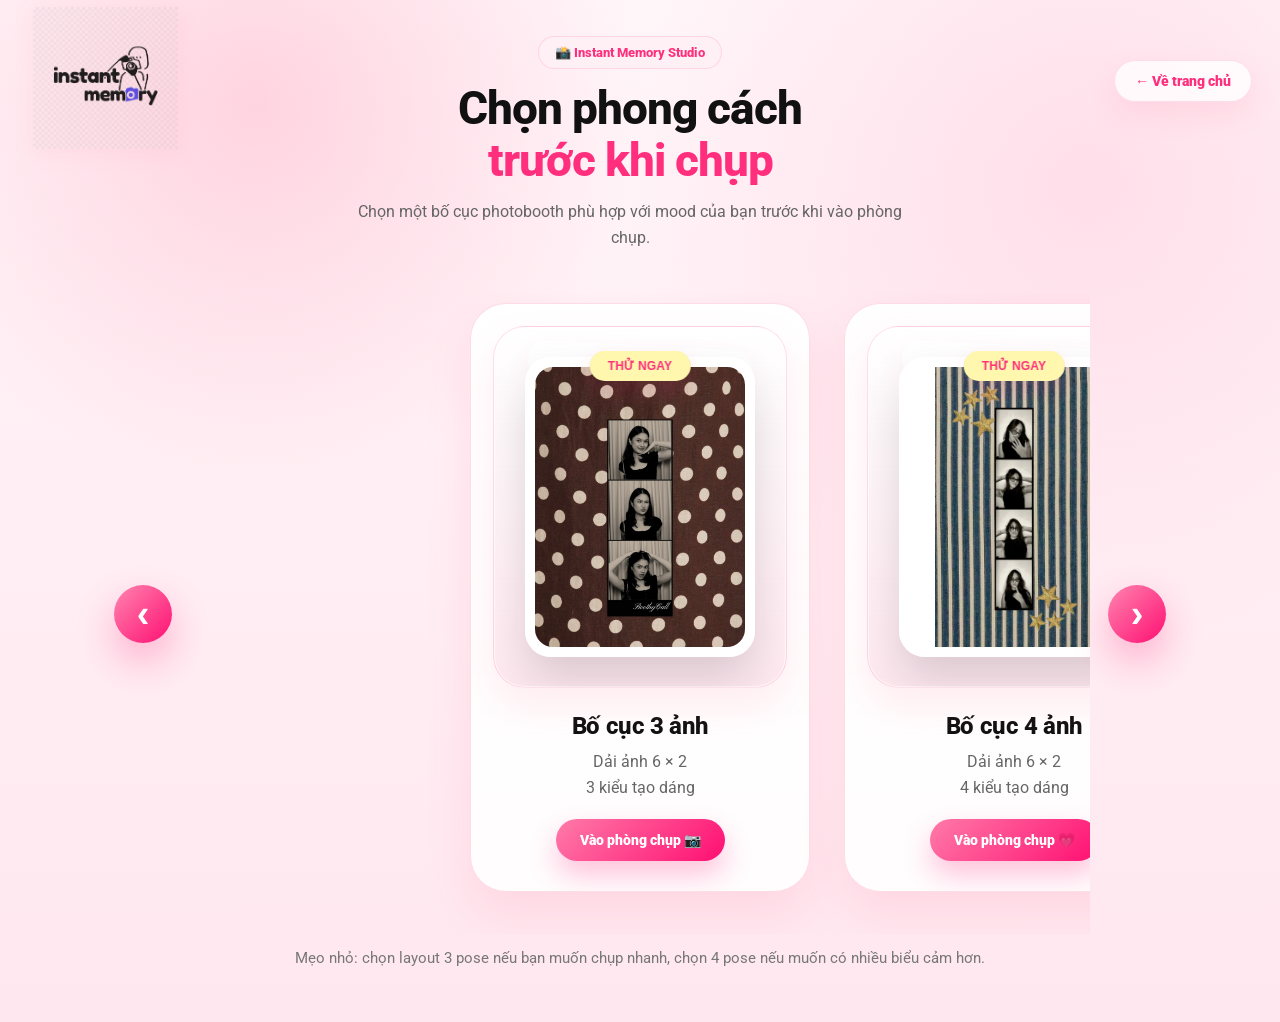
<file: instant-memory-photobooth/pages/start.html>
<!DOCTYPE html>
<html lang="vi">
<head>
  <meta charset="UTF-8" />
  <meta name="viewport" content="width=device-width, initial-scale=1.0" />

  <title>Bắt đầu chụp ảnh | Instant Memory</title>

  <link rel="icon" href="../assets/icons/logotrangchu.png" />

  <link href="https://fonts.googleapis.com" rel="preconnect" />
  <link crossorigin href="https://fonts.gstatic.com" rel="preconnect" />
<link
  href="https://fonts.googleapis.com/css2?family=Roboto:wght@400;500;600;700;800;900&display=swap"
  rel="stylesheet"
/>

  <style>
    * {
      box-sizing: border-box;
    }

    body {
      margin: 0;
      min-height: 100vh;
      font-family: "Roboto", Arial, sans-serif;
      color: #151515;
      background:
        radial-gradient(circle at 20% 10%, rgba(255, 143, 176, 0.32), transparent 28%),
        radial-gradient(circle at 85% 18%, rgba(255, 220, 232, 0.9), transparent 34%),
        linear-gradient(180deg, #fff6f9 0%, #ffe7ef 100%);
      overflow-x: hidden;
    }

    .start-page {
      max-width: 1320px;
      margin: 0 auto;
      padding: 34px 28px 70px;
    }

    .start-top {
      display: flex;
      align-items: center;
      justify-content: space-between;
      gap: 18px;
      margin-bottom: 34px;
    }

  .brand {
  display: flex;
  align-items: center;
  justify-content: center;
  width: 150px;
  height: 95px;
  text-decoration: none;
  border-radius: 24px;
  background: transparent;
  box-shadow: none;
}

.brand img {
  width: 130px;
  height: 130px;
  object-fit: contain;
  display: block;
  mix-blend-mode: multiply;
  opacity: 0.95;
  filter: drop-shadow(0 6px 14px rgba(255, 105, 150, 0.10));
}
    .back-home {
      display: inline-flex;
      align-items: center;
      justify-content: center;
      gap: 8px;
      padding: 13px 20px;
      border-radius: 999px;
      background: rgba(255, 255, 255, 0.78);
      border: 1px solid rgba(255, 90, 140, 0.18);
      color: #ff2f7d;
      text-decoration: none;
      font-size: 14px;
      font-weight: 900;
      box-shadow: 0 12px 28px rgba(255, 105, 150, 0.12);
      transition: 0.25s ease;
    }

    .back-home:hover {
      transform: translateY(-3px);
      background: #fff;
      box-shadow: 0 18px 34px rgba(255, 80, 135, 0.18);
    }

    .hero {
      text-align: center;
      max-width: 880px;
      margin: 0 auto 44px;
    }

    .hero-badge {
      display: inline-flex;
      align-items: center;
      justify-content: center;
      gap: 8px;
      padding: 10px 18px;
      margin-bottom: 18px;
      border-radius: 999px;
      background: #fff0f5;
      color: #ff2f7d;
      font-size: 14px;
      font-weight: 900;
      border: 1px solid rgba(255, 47, 125, 0.14);
    }

    .hero-title {
      margin: 0;
      font-size: clamp(40px, 6vw, 72px);
      line-height: 1.05;
      letter-spacing: -2.2px;
      font-weight: 950;
      color: #111;
    }

    .hero-title span {
      display: block;
      color: #ff2f7d;
    }

    .hero-subtitle {
      max-width: 760px;
      margin: 22px auto 0;
      font-size: 18px;
      line-height: 1.75;
      color: #5d5d5d;
    }

    .studio-note {
      display: flex;
      justify-content: center;
      flex-wrap: wrap;
      gap: 12px;
      margin-top: 24px;
    }

    .note-item {
      padding: 11px 16px;
      border-radius: 999px;
      background: rgba(255, 255, 255, 0.76);
      border: 1px solid rgba(255, 90, 140, 0.16);
      color: #666;
      font-size: 14px;
      font-weight: 800;
    }

    .note-item strong {
      color: #ff2f7d;
    }

    .slider-section {
      position: relative;
      margin-top: 34px;
    }

    .slider-shell {
      display: flex;
      align-items: center;
      gap: 18px;
      width: 100%;
    }

    .slider-btn {
      flex: 0 0 auto;
      width: 64px;
      height: 64px;
      border: none;
      border-radius: 50%;
      background: linear-gradient(135deg, #ff85b0, #ff0f72);
      color: white;
      font-size: 44px;
      font-weight: 900;
      line-height: 1;
      cursor: pointer;
      box-shadow: 0 18px 36px rgba(255, 47, 125, 0.32);
      transition: 0.25s ease;
      z-index: 5;
    }

    .slider-btn:hover {
      transform: translateY(-4px) scale(1.06);
      box-shadow: 0 24px 48px rgba(255, 47, 125, 0.42);
    }

    .slider-btn:active {
      transform: scale(0.96);
    }

    .layout-scroll {
      flex: 1;
      overflow-x: hidden;
      overflow-y: visible;
      scroll-behavior: smooth;
      scroll-snap-type: x mandatory;
      padding: 26px 4px 34px;
    }

    .layout-track {
      display: flex;
      gap: 32px;
      width: max-content;
    }

    .layout-card {
      flex: 0 0 350px;
      scroll-snap-align: center;
      background: rgba(255, 255, 255, 0.92);
      border: 1px solid rgba(255, 90, 140, 0.18);
      border-radius: 34px;
      padding: 24px;
      box-shadow: 0 20px 44px rgba(255, 105, 150, 0.13);
      transition: 0.3s ease;
    }

    .layout-card:hover {
      transform: translateY(-10px);
      border-color: rgba(255, 47, 125, 0.4);
      box-shadow: 0 30px 62px rgba(255, 80, 135, 0.22);
    }

    .layout-holder {
      width: 100%;
      min-height: 398px;
      border: none;
      border-radius: 30px;
      background:
        radial-gradient(circle at center, rgba(255, 47, 125, 0.12), transparent 42%),
        linear-gradient(135deg, #fff7fa, #ffe2ec);
      cursor: pointer;
      position: relative;
      padding: 34px;
      overflow: hidden;
      display: flex;
      align-items: center;
      justify-content: center;
    }

    .layout-holder::before {
      content: "";
      position: absolute;
      top: 16px;
      left: 28px;
      right: 28px;
      height: 42px;
      border-radius: 999px;
      background: rgba(255, 255, 255, 0.76);
      transform: rotate(3deg);
    }

    .frame-badge {
      position: absolute;
      top: 25px;
      left: 50%;
      transform: translateX(-50%);
      z-index: 4;
      padding: 8px 16px;
      border-radius: 999px;
      background: #fff;
      color: #ff2f7d;
      font-size: 12px;
      font-weight: 950;
      letter-spacing: 0.2px;
      white-space: nowrap;
    }

    .frame-badge.try {
      background: #fff7aa;
    }

    .frame-cover {
      width: 240px;
      height: 320px;
      border-radius: 24px;
      background: #fff;
      padding: 12px;
      box-shadow: 0 22px 42px rgba(0, 0, 0, 0.14);
      transition: 0.3s ease;
      display: flex;
      align-items: center;
      justify-content: center;
      z-index: 2;
    }

    .frame-cover.grid-frame {
      width: 275px;
      height: 275px;
    }

    .frame-cover img {
      width: 100%;
      height: 100%;
      object-fit: contain;
      display: block;
      border-radius: 16px;
    }

    .layout-card:hover .frame-cover {
      transform: translateY(-8px) rotate(-2deg) scale(1.04);
    }

    .layout-info {
      padding: 26px 8px 8px;
      text-align: center;
    }

    .layout-name {
      margin: 0 0 12px;
      font-size: 26px;
      font-weight: 950;
      letter-spacing: -0.7px;
      color: #111;
    }

    .layout-description {
      margin: 0;
      font-size: 16px;
      line-height: 1.7;
      color: #666;
    }

    .layout-action {
      display: inline-flex;
      align-items: center;
      justify-content: center;
      margin-top: 18px;
      padding: 13px 22px;
      border-radius: 999px;
      background: linear-gradient(135deg, #ff85b0, #ff0f72);
      color: #fff;
      font-size: 14px;
      font-weight: 900;
      box-shadow: 0 14px 28px rgba(255, 47, 125, 0.25);
    }

    .bottom-tip {
      max-width: 760px;
      margin: 28px auto 0;
      text-align: center;
      color: #777;
      font-size: 15px;
      line-height: 1.7;
    }

    @media screen and (max-width: 768px) {
      .start-page {
        padding: 24px 16px 56px;
      }

      .start-top {
        margin-bottom: 26px;
      }

      .brand span {
        display: none;
      }

      .hero-title {
        letter-spacing: -1.2px;
      }

      .hero-subtitle {
        font-size: 16px;
      }

      .slider-shell {
        gap: 8px;
      }

      .slider-btn {
        width: 46px;
        height: 46px;
        font-size: 32px;
      }

      .layout-card {
        flex-basis: 285px;
        padding: 18px;
      }

      .layout-holder {
        min-height: 330px;
        padding: 24px;
      }

      .frame-cover {
        width: 205px;
        height: 280px;
      }

      .frame-cover.grid-frame {
        width: 225px;
        height: 225px;
      }

      .layout-name {
        font-size: 23px;
      }
    }

    /* ===== FIX TIÊU ĐỀ MỀM HƠN + NHỎ LẠI ===== */
.hero {
  max-width: 820px !important;
  margin: 0 auto 38px !important;
  text-align: center !important;
}

.hero-badge {
  font-family: "Quicksand", "Roboto", Arial, sans-serif !important;
  font-size: 14px !important;
  font-weight: 800 !important;
  padding: 9px 18px !important;
  margin-bottom: 20px !important;
}

.hero-title {
  font-family: "Quicksand", "Roboto", Arial, sans-serif !important;
  font-size: clamp(34px, 4.6vw, 56px) !important;
  line-height: 1.12 !important;
  letter-spacing: -1.2px !important;
  font-weight: 800 !important;
  color: #111 !important;
}

.hero-title span {
  display: block;
  color: #ff2f7d !important;
}

.hero-subtitle {
  max-width: 680px !important;
  margin: 18px auto 0 !important;
  font-size: 16.5px !important;
  line-height: 1.75 !important;
  color: #666 !important;
}

/* ===== CHO CỤM CARD NẰM GIỮA WEB ===== */
.slider-section {
  max-width: 1120px !important;
  margin: 34px auto 0 !important;
}

.slider-shell {
  width: 100% !important;
  display: flex !important;
  align-items: center !important;
  justify-content: center !important;
  gap: 18px !important;
}

.layout-scroll {
  flex: 0 1 900px !important;
  max-width: 900px !important;
  overflow-x: auto !important;
  overflow-y: visible !important;
  scroll-behavior: smooth !important;
  scroll-snap-type: x mandatory !important;
  padding: 26px 0 34px !important;
}

/* Cho card đầu tiên cũng đứng giữa vùng trượt */
.layout-track {
  display: flex !important;
  gap: 32px !important;
  width: max-content !important;
  padding-left: calc((900px - 350px) / 2) !important;
  padding-right: calc((900px - 350px) / 2) !important;
}

/* Thanh cuộn nhìn gọn hơn */
.layout-scroll::-webkit-scrollbar {
  height: 8px;
}

.layout-scroll::-webkit-scrollbar-track {
  background: rgba(255, 160, 190, 0.18);
  border-radius: 999px;
}

.layout-scroll::-webkit-scrollbar-thumb {
  background: linear-gradient(90deg, #ff8fb0, #ff2f7d);
  border-radius: 999px;
}

/* Card chuyên nghiệp hơn */
.layout-card {
  flex: 0 0 350px !important;
  scroll-snap-align: center !important;
  border-radius: 34px !important;
}

.layout-name {
  font-family: "Quicksand", "Roboto", Arial, sans-serif !important;
  font-size: 25px !important;
  font-weight: 800 !important;
  letter-spacing: -0.4px !important;
}

.layout-description {
  font-family: "Roboto", Arial, sans-serif !important;
  font-size: 15.5px !important;
  line-height: 1.7 !important;
}

/* Responsive */
@media screen and (max-width: 768px) {
  .hero-title {
    font-size: 34px !important;
    letter-spacing: -0.6px !important;
  }

  .hero-subtitle {
    font-size: 15.5px !important;
  }

  .slider-section {
    max-width: 100% !important;
  }

  .layout-scroll {
    flex: 1 !important;
    max-width: 100% !important;
  }

  .layout-track {
    padding-left: calc((100vw - 285px) / 2) !important;
    padding-right: calc((100vw - 285px) / 2) !important;
    gap: 22px !important;
  }

  .layout-card {
    flex-basis: 285px !important;
  }
}

/* ===== CARD ẢNH PHOTObooth ĐẸP HƠN ===== */

/* Khu vực chứa slider */
.slider-section {
  max-width: 1180px !important;
  margin: 34px auto 0 !important;
  padding: 18px 0 0 !important;
}

.slider-shell {
  align-items: center !important;
}

/* Vùng trượt gọn và cân giữa */
.layout-scroll {
  max-width: 980px !important;
  padding: 30px 0 42px !important;
  overflow-x: auto !important;
  overflow-y: visible !important;
}

/* Track card */
.layout-track {
  gap: 34px !important;
  padding-left: calc((980px - 340px) / 2) !important;
  padding-right: calc((980px - 340px) / 2) !important;
}

/* Card tổng */
.layout-card {
  flex: 0 0 340px !important;
  border-radius: 36px !important;
  padding: 22px !important;
  background:
    linear-gradient(180deg, rgba(255,255,255,0.96), rgba(255,255,255,0.9)) !important;
  border: 1px solid rgba(255, 128, 166, 0.28) !important;
  box-shadow:
    0 22px 45px rgba(255, 105, 150, 0.14),
    inset 0 0 0 1px rgba(255,255,255,0.7) !important;
  transition: transform 0.32s ease, box-shadow 0.32s ease, border-color 0.32s ease !important;
  position: relative !important;
  overflow: hidden !important;
}

/* Ánh sáng nhẹ phía sau card */
.layout-card::before {
  content: "";
  position: absolute;
  inset: 0;
  background:
    radial-gradient(circle at 50% 0%, rgba(255, 143, 176, 0.22), transparent 42%);
  opacity: 0;
  transition: 0.32s ease;
  pointer-events: none;
}

.layout-card:hover::before {
  opacity: 1;
}

.layout-card:hover {
  transform: translateY(-12px) scale(1.015) !important;
  border-color: rgba(255, 47, 125, 0.42) !important;
  box-shadow:
    0 32px 70px rgba(255, 80, 135, 0.24),
    inset 0 0 0 1px rgba(255,255,255,0.85) !important;
}

/* Khung chứa ảnh */
.layout-holder {
  min-height: 360px !important;
  border-radius: 32px !important;
  padding: 30px !important;
  background:
    linear-gradient(180deg, rgba(255,255,255,0.6), rgba(255,230,239,0.9)),
    radial-gradient(circle at 50% 45%, rgba(255, 47, 125, 0.13), transparent 42%) !important;
  border: 1px solid rgba(255, 143, 176, 0.28) !important;
  box-shadow:
    inset 0 0 0 1px rgba(255,255,255,0.75),
    0 18px 38px rgba(255, 105, 150, 0.12) !important;
}

/* Xóa cảm giác thanh trắng quá thô ở đầu card */
.layout-holder::before {
  height: 38px !important;
  top: 18px !important;
  left: 34px !important;
  right: 34px !important;
  background: rgba(255, 255, 255, 0.82) !important;
  box-shadow: 0 10px 24px rgba(255, 105, 150, 0.08);
}

/* Badge trên ảnh */
.frame-badge {
  top: 24px !important;
  padding: 8px 18px !important;
  border-radius: 999px !important;
  background: rgba(255,255,255,0.92) !important;
  color: #ff2f7d !important;
  font-size: 12px !important;
  font-weight: 900 !important;
  box-shadow: 0 10px 22px rgba(255, 47, 125, 0.14) !important;
  backdrop-filter: blur(10px);
}

.frame-badge.try {
  background: #fff7ad !important;
}

/* Khung ảnh mẫu: chỉ 1 ảnh, rõ hơn */
.frame-cover {
  width: 230px !important;
  height: 300px !important;
  padding: 10px !important;
  border-radius: 26px !important;
  background: #ffffff !important;
  box-shadow:
    0 24px 45px rgba(0, 0, 0, 0.14),
    inset 0 0 0 1px rgba(255,255,255,0.9) !important;
  z-index: 3 !important;
}

.frame-cover.grid-frame {
  width: 255px !important;
  height: 255px !important;
}

.frame-cover img {
  width: 100% !important;
  height: 100% !important;
  object-fit: contain !important;
  border-radius: 18px !important;
  background: #fff !important;
}

/* Hover ảnh mẫu */
.layout-card:hover .frame-cover {
  transform: translateY(-8px) rotate(-1.5deg) scale(1.035) !important;
}

/* Phần chữ dưới ảnh */
.layout-info {
  padding: 24px 8px 8px !important;
}

.layout-name {
  margin: 0 0 10px !important;
  font-family: "Quicksand", "Roboto", Arial, sans-serif !important;
  font-size: 24px !important;
  font-weight: 800 !important;
  letter-spacing: -0.4px !important;
  color: #111 !important;
}

.layout-description {
  margin: 0 !important;
  font-size: 15.5px !important;
  line-height: 1.65 !important;
  color: #666 !important;
}

/* Nút vào phòng chụp */
.layout-action {
  margin-top: 18px !important;
  padding: 13px 24px !important;
  border-radius: 999px !important;
  background: linear-gradient(135deg, #ff7aa8, #ff0f72) !important;
  color: #fff !important;
  font-size: 14px !important;
  font-weight: 900 !important;
  box-shadow: 0 14px 28px rgba(255, 47, 125, 0.28) !important;
  transition: 0.25s ease !important;
}

.layout-card:hover .layout-action {
  transform: translateY(-2px);
  box-shadow: 0 18px 36px rgba(255, 47, 125, 0.36) !important;
}

/* Card đang ở giữa nổi bật nhẹ */
.layout-card.is-active {
  transform: translateY(-8px) scale(1.025) !important;
  border-color: rgba(255, 47, 125, 0.5) !important;
  box-shadow:
    0 34px 72px rgba(255, 80, 135, 0.25),
    inset 0 0 0 1px rgba(255,255,255,0.9) !important;
}

/* Mũi tên đẹp hơn */
.slider-btn {
  width: 58px !important;
  height: 58px !important;
  font-size: 38px !important;
  box-shadow: 0 18px 38px rgba(255, 47, 125, 0.32) !important;
}

/* Responsive */
@media screen and (max-width: 768px) {
  .layout-track {
    padding-left: calc((100vw - 285px) / 2) !important;
    padding-right: calc((100vw - 285px) / 2) !important;
    gap: 22px !important;
  }

  .layout-card {
    flex-basis: 285px !important;
    padding: 18px !important;
  }

  .layout-holder {
    min-height: 320px !important;
    padding: 24px !important;
  }

  .frame-cover {
    width: 205px !important;
    height: 270px !important;
  }

  .frame-cover.grid-frame {
    width: 220px !important;
    height: 220px !important;
  }

  .layout-name {
    font-size: 22px !important;
  }

  .slider-btn {
    width: 46px !important;
    height: 46px !important;
    font-size: 32px !important;
  }
}

/* ===== THU GỌN PHẦN ĐẦU TRANG START ===== */
.start-page {
  max-width: 1320px !important;
  padding: 18px 28px 50px !important;
}

/* Logo - tiêu đề - nút về trang chủ nằm cùng hàng */
.start-header-compact {
  display: grid;
  grid-template-columns: 170px 1fr 190px;
  align-items: start;
  gap: 24px;
  margin-bottom: 24px;
}

/* Logo to hơn, chìm nền */
.brand {
  width: 155px !important;
  height: 120px !important;
  display: flex !important;
  align-items: center !important;
  justify-content: center !important;
  background: transparent !important;
  box-shadow: none !important;
  text-decoration: none !important;
}

.brand img {
  width: 145px !important;
  height: 145px !important;
  object-fit: contain !important;
  display: block !important;
  mix-blend-mode: multiply !important;
  opacity: 0.88 !important;
  filter: saturate(0.95) drop-shadow(0 4px 10px rgba(255, 105, 150, 0.08)) !important;
}

/* Tiêu đề nhỏ lại, mềm hơn */
.compact-hero {
  max-width: 650px !important;
  margin: 18px auto 0 !important;
  text-align: center !important;
}

.hero-badge {
  margin-bottom: 14px !important;
  padding: 8px 16px !important;
  font-size: 13px !important;
  font-weight: 800 !important;
}

.hero-title {
  font-family: "Quicksand", "Roboto", Arial, sans-serif !important;
  font-size: clamp(30px, 3.6vw, 48px) !important;
  line-height: 1.12 !important;
  letter-spacing: -1px !important;
  font-weight: 800 !important;
  margin: 0 !important;
}

.hero-title .title-black {
  color: #111 !important;
}

.hero-title span {
  display: block !important;
  color: #ff2f7d !important;
}

.hero-subtitle {
  max-width: 560px !important;
  margin: 14px auto 0 !important;
  font-size: 15.5px !important;
  line-height: 1.65 !important;
  color: #666 !important;
}

/* Nút về trang chủ ngang hàng */
.back-home {
  margin-top: 42px !important;
  justify-self: end !important;
  padding: 12px 20px !important;
  font-size: 14px !important;
}

/* Đẩy card lên cao hơn để rút ngắn chiều cao */
.slider-section {
  margin-top: 10px !important;
}

.layout-scroll {
  padding-top: 10px !important;
}

.bottom-tip {
  margin-top: 12px !important;
}

/* Responsive */
@media screen and (max-width: 900px) {
  .start-header-compact {
    grid-template-columns: 1fr;
    text-align: center;
    gap: 10px;
  }

  .brand {
    margin: 0 auto !important;
  }

  .compact-hero {
    margin: 0 auto !important;
  }

  .back-home {
    justify-self: center !important;
    margin-top: 8px !important;
  }

  .hero-title {
    font-size: 34px !important;
  }

  .hero-subtitle {
    font-size: 15px !important;
  }
}
  </style>
</head>

<body>
  <main class="start-page">
   <header class="start-header-compact">
  <a class="brand" href="../index.html" aria-label="Instant Memory">
    <img src="../assets/icons/logotrangchu.png" alt="Instant Memory Logo">
  </a>

  <section class="hero compact-hero">
    <div class="hero-badge">📸 Instant Memory Studio</div>

    <h1 class="hero-title">
      <span class="title-black">Chọn phong cách</span>
      <span>trước khi chụp</span>
    </h1>

    <p class="hero-subtitle">
      Chọn một bố cục photobooth phù hợp với mood của bạn trước khi vào phòng chụp.
    </p>
  </section>

  <a class="back-home" href="../index.html">← Về trang chủ</a>
</header>

    <section class="slider-section">
      <div class="slider-shell">
        <button class="slider-btn" id="layoutPrev" type="button" aria-label="Mẫu trước">
          ‹
        </button>

        <div class="layout-scroll" id="layoutScroll">
          <div class="layout-track" id="layoutTrack">
            <article class="layout-card">
              <button
                class="layout-holder"
                type="button"
                data-shots="3"
                data-layout="strip"
                data-frame="classic"
              >
                <span class="frame-badge try">THỬ NGAY</span>
                <span class="frame-cover">
                  <img src="../assets/spotlight/week7/week7.8.webp" alt="Bố cục A">
                </span>
              </button>

              <div class="layout-info">
                <h2 class="layout-name">Bố cục 3 ảnh</h2>
                <p class="layout-description">Dải ảnh 6 × 2<br>3 kiểu tạo dáng</p>
                <span class="layout-action">Vào phòng chụp 📷</span>
              </div>
            </article>

            <article class="layout-card">
              <button
                class="layout-holder"
                type="button"
                data-shots="4"
                data-layout="strip"
                data-frame="pink"
              >
                <span class="frame-badge try">THỬ NGAY</span>
                <span class="frame-cover">
                  <img src="../assets/spotlight/week7/week7.9.webp" alt="Bố cục B">
                </span>
              </button>

              <div class="layout-info">
                <h2 class="layout-name">Bố cục 4 ảnh</h2>
                <p class="layout-description">Dải ảnh 6 × 2<br>4 kiểu tạo dáng</p>
                <span class="layout-action">Vào phòng chụp 💗</span>
              </div>
            </article>

            <article class="layout-card">
              <button
                class="layout-holder"
                type="button"
                data-shots="4"
                data-layout="strip"
                data-frame="hearts"
              >
                <span class="frame-badge">MẪU MỚI</span>
                <span class="frame-cover">
                  <img src="../assets/spotlight/week7/week7.6.webp" alt="Bố cục trái tim">
                </span>
              </button>

              <div class="layout-info">
                <h2 class="layout-name">Bố cục dải</h2>
                <p class="layout-description">Khung ảnh dễ thương<br>4 kiểu tạo dáng</p>
                <span class="layout-action">Vào phòng chụp ♡</span>
              </div>
            </article>

            <article class="layout-card">
              <button
                class="layout-holder"
                type="button"
                data-shots="4"
                data-layout="strip"
                data-frame="dog"
              >
                <span class="frame-badge">CUTE</span>
                <span class="frame-cover">
                  <img src="../assets/spotlight/week7/week7.4.webp" alt="Dog Filter">
                </span>
              </button>

              <div class="layout-info">
                <h2 class="layout-name">Cute Layout</h2>
                <p class="layout-description">Phong cách vui nhộn<br>4 kiểu tạo dáng</p>
                <span class="layout-action">Vào phòng chụp 🐶</span>
              </div>
            </article>

            <article class="layout-card">
              <button
                class="layout-holder"
                type="button"
                data-shots="4"
                data-layout="strip"
                data-frame="vintage"
              >
                <span class="frame-badge">VINTAGE</span>
                <span class="frame-cover">
                  <img src="../assets/spotlight/week7/week7.5.webp" alt="Vintage Layout">
                </span>
              </button>

              <div class="layout-info">
                <h2 class="layout-name">Vintage Layout</h2>
                <p class="layout-description">Màu ảnh hoài niệm<br>4 kiểu tạo dáng</p>
                <span class="layout-action">Vào phòng chụp 🎞️</span>
              </div>
            </article>

            <article class="layout-card">
              <button
                class="layout-holder"
                type="button"
                data-shots="4"
                data-layout="grid"
                data-frame="classic"
              >
                <span class="frame-badge">MODERN</span>
                <span class="frame-cover grid-frame">
                  <img src="../assets/spotlight/week7/week7.3.webp" alt="Bố cục 2x2">
                </span>
              </button>

              <div class="layout-info">
                <h2 class="layout-name">2 × 2 Grid</h2>
                <p class="layout-description">Bố cục vuông hiện đại<br>4 kiểu tạo dáng</p>
                <span class="layout-action">Vào phòng chụp ✨</span>
              </div>
            </article>
          </div>
        </div>

        <button class="slider-btn" id="layoutNext" type="button" aria-label="Mẫu tiếp theo">
          ›
        </button>
      </div>

      <p class="bottom-tip">
        Mẹo nhỏ: chọn layout 3 pose nếu bạn muốn chụp nhanh, chọn 4 pose nếu muốn có nhiều biểu cảm hơn.
      </p>
    </section>
  </main>

  <script>
    document.addEventListener("DOMContentLoaded", () => {
      const scroller = document.getElementById("layoutScroll");
      const prevButton = document.getElementById("layoutPrev");
      const nextButton = document.getElementById("layoutNext");
      const firstCard = document.querySelector(".layout-card");
      setTimeout(() => {
  if (scroller && firstCard) {
    const cardWidth = firstCard.getBoundingClientRect().width;
    scroller.scrollLeft = 0;
  }
}, 100);
      function getScrollAmount() {
  if (!firstCard) return 382;

  const cardWidth = firstCard.getBoundingClientRect().width;
  const gap = 32;

  return cardWidth + gap;
}

      prevButton.addEventListener("click", () => {
        scroller.scrollBy({
          left: -getScrollAmount(),
          behavior: "smooth"
        });
      });

      nextButton.addEventListener("click", () => {
        scroller.scrollBy({
          left: getScrollAmount(),
          behavior: "smooth"
        });
      });

      const layoutButtons = document.querySelectorAll(".layout-holder[data-shots]");

      layoutButtons.forEach((button) => {
        button.addEventListener("click", () => {
          const query = new URLSearchParams({
            shots: button.dataset.shots,
            layout: button.dataset.layout,
            frame: button.dataset.frame
          });

          window.location.href = `studio.html?${query.toString()}`;
        });
      });
    });
  </script>
</body>
</html>
</file>
<file: instant-memory-photobooth/src/css/main.css>
:root {
    --white: #FFFFFF;
    --black: #000000;
    --blush-pink: #E0D1C1;
    --text-pink: #E28585;
    /* --pink: #ff85a1; */
    --barbie-pink: #F26A8D;
    --hot-pink: #fa1172;

    --roboto: 'Roboto', serif;
    --syne: 'Syne', serif;
    --mukta-mahee: 'Mukta Mahee', sans-serif;

    /* frame custom colors */
    --pink: #FFC2D1;
    --blue: #CAF0F8;
    --yellow: #FFF8A5;
    --brown: #DDBEA9;
    --red: #780000;
    --matcha: #90a955;
    --purple: #c19ee0;
    --ribbon: url(../../assets/icons/ribbon-icon.png);

    --ashy-blue: #778da9;
    --grainy-brown: #e0e1dd;
    --baby-pink: #ffe5ec;
    --autumn: #99582a;
    --chocolate: #6c584c;
    --leafy-green: #3a5a40;

    --sepiaBg: url(../../assets/icons/sepiaBg.webp);
    --bnwBg: url(../../assets/icons/bnw-icon.webp);
    --normalBg: url(../../assets/icons/normal-icon.webp);
    --vintageBg: url(../../assets/icons/vintage-icon.webp);
    --grayBg: url(../../assets/icons/grayscale-icon.webp);
    --smoothBg: url(../../assets/icons/smooth-icon.webp);

    --bittersweetBg: url(../../assets/filters/bittersweet.webp);
    --candyBg: url(../../assets/filters/candy.webp);
    --citrusBg: url(../../assets/filters/citrus.webp);
    --eightiesBg: url(../../assets/filters/eighties.webp);
    --focusBg: url(../../assets/filters/focus.webp);
    --freshBg: url(../../assets/filters/fresh.webp);
    --nostalgiaBg: url(../../assets/filters/nostalgia.webp);
    --ogvintageBg: url(../../assets/filters/ogvintage.webp);
    --twentyfifteenBg: url(../../assets/filters/twenty-fifteen.webp);

    --lightGray: #6c757d;
    --lighterGray: #dcdcdd;
    --gray: #343a40;
    --gray-text: #7A7979;

    --bgPink: #E0D1C1;

    --dark-blue: #0008ff;

    --transparent-gray: rgba(200, 200, 210, 0.3);

}

/* Instant Memory brand name is longer than the original mirrored wordmark. */
.hero-animation { font-size: .68em; }

* {
    box-sizing: border-box;
    margin: 0;
    padding: 0;
    /* cursor: default; */
    cursor: url('../../assets/icons/cursor1.svg') 2 2, auto;
}

html {
    font-size: 62.5%;
    /* 1rem = 10px*/
    font-family: var(--roboto);
    color: var(--black);
}

body {
    transition: background-color 0.9s ease-in-out;
    background: linear-gradient(135deg, #fdf4f7 0%, #f9e9f0 100%);

}

.side-logo {
    font-family: var(--syne);
    font-size: 2.3rem;
}

.nav-icons {
    width: 32px;
}


#hamburger-icon {
    width: 35px;
}

#hamburgerBtn {
    background-color: transparent;
    border: none;
}

#hamburger-home-trigger {
    background-color: transparent;
    border: none;

    padding: 50px 38px 0;

    opacity: 0;
    display: none;
    position: absolute;
    top: 0;
    z-index: 1;
}

/* #mobile-space-container {
    padding: 50px;
    opacity: 0;
    z-index: -1;
} */

#hamburger-nav {
    background-color: var(--pink);
    height: 100vh;
    width: 80%;
    padding: 50px 38px 0;

    opacity: 0;
    display: none;
    position: absolute;
    z-index: 2;

    transition: opacity 0.5s ease;
}

#hamburger-nav ul {
    font-family: var(--syne);
    font-size: 2rem;
    margin: 55px 0;
    list-style-type: none;
}

#hamburger-nav ul li {
    margin: 29px 0;
    display: flex;
    justify-content: start;
    align-items: center;
    gap: 23px;
}

#navbar ul {
    font-family: var(--roboto);
    /* flex */
    display: flex;
    opacity: 1;
    flex-direction: row;
    justify-content: space-evenly;
    align-items: center;
    width: 100%;
    max-width: 450px;
    /* used to be 2rem */
    font-size: 1.5rem;

    margin: 35px 0;
    padding: 20px 0;
    list-style-type: none;

    background-color: var(--white);
    box-shadow: 0 5px 10px rgba(0, 0, 0, 0.3);
    border: 1px solid var(--lighterGray);
    border-radius: 25px;
    z-index: 2;
    transition: background-color 0.9s ease-in-out;
}

#new-navbar {
    display: flex;
    flex-direction: row;
    justify-content: space-between;
    align-items: center;
    width: 90%;
    opacity: 1;
    padding: 11px 20px;
    margin-top: 30px;


    background-color: var(--white);
    box-shadow: 0 5px 10px rgba(0, 0, 0, 0.2);
    border: 1px solid var(--lighterGray);
    border-radius: 18px;
    z-index: 2;
}

#nav-links {
    margin-right: 90px;
    width: 55%;
    /* orig = 35% */
}

#nav-links ul {
    font-family: var(--mukta-mahee);
    font-size: 1.4rem;
    color: #8f8e8e;

    display: flex;
    flex-direction: row;
    justify-content: space-evenly;
    align-items: center;
    list-style-type: none;
    width: 100%;
    gap: 10px;
    /* 40 */
}

#main-header {
    display: flex;
    justify-content: center;
    align-items: center;
}

.current-nav {
    color: var(--text-pink);
}

#github-container {
    background-color: var(--baby-pink);
    width: 32px;
    height: 32px;
    border-radius: 50%;

    display: flex;
    justify-content: center;
    align-items: center;
}

#github-container:hover {
    background-color: var(--white);
    border: 2px solid var(--pink);
    transition: background-color 0.9s ease-in-out;
}

/* #preview-img6 {
    position: absolute;
    width: 180px;
    top: 40%;
    left: 15%;
    transform: translate(-50%, -50%);
    transform: rotate(-15deg);
}

#preview-img4 {
    position: absolute;
    width: 110px;
    top: 40%;
    left: 20%;
    transform: translate(-50%, -50%);
    transform: rotate(-5deg);
}

#preview-img3 {
    position: absolute;
    width: 90px;
    top: 40%;
    right: 15%;
    transform: translate(-50%, -50%);
    transform: rotate(15deg);
}

#preview-img2 {
    position: absolute;
    width: 110px;
    top: 40%;
    right: 20%;
    transform: translate(-50%, -50%);
    transform: rotate(5deg);
} */

#darkModeToggle {
    position: relative;
    left: 20px;
    width: 40px;
    height: 40px;
    border-radius: 20px;
    border: 1px solid var(--lighterGray);
    box-shadow: 0 5px 10px rgba(0, 0, 0, 0.3);
    background-color: white;
    transition: background-color 0.9s ease-in-out;
}

#darkModeToggle:hover {
    background-color: rgba(0, 0, 0, 0.3);
}

.toggleImage {
    width: 20px;
}

.header-logo {
    padding: 55px 0 55px 90px;
}

.canvas-logo {
    padding: 20px 0 20px 90px;
}

li a {
    text-decoration: none;
    color: inherit;
}

li a:hover {
    color: var(--text-pink);
}


#navbar {
    display: flex;
    justify-content: center;
    align-items: center;

    font-family: var(--syne);
}

.heading-container {
    z-index: 5;
}

.welcome-container {
    display: flex;
    flex-direction: column;
    justify-content: start;
    align-items: flex-start;
}

/* for guide only */
/* .welc-home-container {
    background-color: yellow; 
} */

#header-announcement {
    background-color: #FFE4EA;
    width: 100%;
    /* margin-bottom: 10px; */

}

#header-announcement-text:hover {
    text-decoration: underline;
}

#announcement-holder {
    display: flex;
    justify-content: center;
    align-items: center;
    padding: 20px 0;
    font-size: 1.1rem;

}

#announcement-holder a {
    text-decoration: none;
    color: var(--gray-text);
}

#announcement-holder a:hover {
    text-decoration: underline;
    color: var(--text-pink);
}

@keyframes fadeInOut {
    0% {
        opacity: 0;
    }

    10% {
        opacity: 1;
    }

    90% {
        opacity: 1;
    }

    100% {
        opacity: 0;
    }
}

.fade {
    animation: fadeInOut 5s ease-in-out;
}


#hero {
    /* position: relative; */
    height: 80vh;
    /* prev 60 */
    gap: 75px;
    margin: 25px auto;
    /* padding-top: 45px; */
    /* background-color: red; */
    padding-bottom: 100px;
    display: flex;
    flex-direction: column;
    align-items: center;
    justify-content: center;
    text-align: center;
    width: 90%;

    background-color: #FFE4EA;
    border-radius: 45px;
    z-index: 1;
}

#welcome-home {
    width: 100%;
    margin: 40px auto 0;
    display: flex;
    justify-content: center;
    gap: 5%;
    align-items: center;

    padding: 0px 50px;
    max-width: 800px;
}

.hero-header {
    font-family: var(--syne);
    font-weight: initial;
    font-size: 7.6rem;
}

.hero-animation span {
    display: inline-block;
    animation: bounce 1.5s infinite ease-in-out;
}



@keyframes bounce {

    0%,
    100% {
        transform: translateY(0);
    }

    50% {
        transform: translateY(-3px);
    }
}

.text-span {
    font-family: var(--roboto);
    font-size: 1.7rem;
    padding: 0 45px;
}

.highlightText {
    font-weight: bold;
    color: var(--text-pink);
}

.newHighlightText {
    font-weight: bold;
    color: var(--hot-pink);
}

.specialHighlightText {
    font-weight: bold;
    color: #0B5D1E;
}

.semiHighlightText {
    font-weight: bold;
    color: #F26A8D;
}

.small-subtext {
    font-size: 1.2rem;
}

.big-subtext {
    font-size: 1.5rem;
    margin-bottom: 15px;
}

.pink-text {
    color: var(--text-pink);
}

.margin-top {
    margin-top: 100px;
}

.margin-top-with-love {
    margin-top: 100px;
}

.margin-bottom {
    margin-bottom: 20px;
}

.button-container {
    display: flex;
    justify-content: center;
    align-items: center;
    z-index: 5;
    /* margin-left: 55px; */
}

.main-button {
    /* font-family: var(--syne);
    background-color: var(--white);
    border: 2px solid var(--text-pink);
    font-size: 1.9rem;
    padding: 5px 20px;
    border-radius: 25px;
    color: var(--text-pink); */

    font-weight: 500;
    font-family: var(--roboto);
    font-size: 1.8rem;
    padding: 10px 40px;
    border-radius: 25px;

    background-color: #f26a8d;
    border: 2px solid var(--text-pink);
    /* border: 2px solid #f26a8d; */
    color: var(--white);
}

.sub-button {
    /* font-family: var(--syne);
    background-color: var(--white);
    border: 1px solid var(--black);
    font-size: 1.9rem;
    padding: 5px 20px;
    border-radius: 25px;
    width: 150px;
    color: inherit; */

    font-weight: 500;
    font-family: var(--roboto);
    font-size: 1.8rem;
    padding: 10px 80px;
    border-radius: 25px;

    background-color: var(--white);
    border: 2px solid var(--text-pink);
    color: var(--text-pink);
}

.customize-btn-design {
    font-weight: 400;
    font-family: var(--roboto);
    font-size: 1.9rem;
    width: 150px;
    padding: 9px 0;
    border-radius: 12px;
    border: 2px solid var(--barbie-pink);
    color: white;
    background-color: var(--pink);

    cursor: url('../../assets/icons/cursor1.svg') 2 2, auto;

}

.customize-btn-design:hover {
    border: 2px solid var(--pink);
    color: white;
    background-color: var(--barbie-pink);
    transition: background-color 0.8s ease;

    cursor: url('../../assets/icons/cursor1.svg') 2 2, auto;
}


.new-main-button {
    font-weight: 500;
    font-family: -apple-system, BlinkMacSystemFont, "Segoe UI", "Roboto", sans-serif;
    font-size: 1.8rem;
    padding: 10px 30px;
    border-radius: 25px;
    background: linear-gradient(135deg, #f26a8d 0%, #fa1172 100%);
    border: none;
    color: var(--white);
}

.new-sub-button {
    font-weight: 400;
    font-family: -apple-system, BlinkMacSystemFont, "Segoe UI", "Roboto", sans-serif;
    font-size: 1.5rem;
    padding: 10px 25px;
    border-radius: 25px;
    background-color: var(--white);
    border: 1px solid var(--barbie-pink);
    color: var(--barbie-pink);
}

.new-main-button:hover {
    /* border: 2px solid var(--barbie-pink); */
    background: linear-gradient(135deg, #ff85a1 0%, #f26a8d 100%);
    transform: translateY(-3px);
    box-shadow: 0 12px 32px rgba(242, 106, 141, 0.3);
    color: #ffffff;

}

.studio-download-button {
    font-family: var(--roboto);
    font-weight: 600;
    border: 1px solid var(--barbie-pink);
    border-radius: 4px;
    padding: 2px 10px;
    height: 50px;
    width: fit-content;
    display: flex;
    justify-content: center;
    align-items: center;
    gap: 10px;
    color: var(--barbie-pink);
    background-color: var(--white);
}

.studio-download-button span {
    display: flex;
    justify-content: start;
    align-items: start;
    flex-direction: column;
    font-size: 1.5rem;
    padding-right: 45px;
}

.studio-download-button span p {
    font-weight: initial;
    font-size: 1.1rem;
}

.download-img {
    padding: 0;
}

.studio-button-container {
    display: flex;
    flex-direction: row;
    justify-content: center;
    align-items: center;
    gap: 15px;
}

.studio-subheading-text {
    display: flex;
    justify-content: center;
    align-items: center;
    text-decoration: none;
    color: var(--gray-text);
    font-size: 1.2rem;
    margin: 0 auto;
    width: 100%;
}

.studio-subheading-text a {
    text-decoration: underline;
    color: var(--barbie-pink);
    font-size: 1.2rem;
}

.retake-button-design {
    font-weight: 500;
    font-family: var(--roboto);
    font-size: 1.8rem;
    padding: 10px 80px;

    border: 2px solid var(--text-pink);
    color: var(--text-pink);
}

.download-button-design {
    font-weight: 500;
    font-family: var(--roboto);
    font-size: 1.8rem;
    padding: 10px 40px;

    background-color: #f26a8d;
    border: 2px solid var(--text-pink);
    color: var(--white);
}

.donate-button {
    margin-left: 20px;
    background-color: var(--white);
    padding: 8px;
    width: 35px;
    height: 35px;
    border-radius: 50%;
    position: relative;
    z-index: 1;
    border: none;
    color: var(--text-pink);
    /* border: 3px solid transparent;
    border-image: linear-gradient(90deg, #ff758c, #ff7eb3, #ff92d0, #ff58a6);
    border-image-slice: 1;
    animation: borderAnimation 3s linear infinite; */

}

.donate-button::before {
    content: "";
    position: absolute;
    top: -3px;
    left: -3px;
    right: -3px;
    bottom: -3px;
    border-radius: 50%;
    background: conic-gradient(#e293a0 0deg,
            transparent 90deg,
            #fa1172 180deg,
            transparent 270deg,
            #e7419f 360deg);
    animation: borderAnimation 3s linear infinite;
    mask: radial-gradient(circle, transparent 55%, rgb(64, 71, 168) 56%);
    -webkit-mask: radial-gradient(circle, transparent 55%, rgb(197, 47, 147) 56%);
    z-index: -1;
}

@keyframes borderAnimation {
    0% {
        transform: rotate(0deg);
    }

    100% {
        transform: rotate(360deg);
    }
}

.donate-button:hover {
    background-color: var(--pink);
    color: var(--white);
    transition: background-color 0.8s ease;
}

.donate-button:hover::before {
    background: conic-gradient(#fff 0deg,
            transparent 90deg,
            #f5f0c6 180deg,
            /* Yellow */
            transparent 270deg,
            #fff 360deg);
}

#announcement-section {
    max-width: 450px;
    max-height: 100px;
    border: 1px solid #bfc0c0;
    border-radius: 25px;
    /* background: rgba(255, 255, 255, 0.5);  */
    background: rgba(255, 255, 255, 0.311);
    backdrop-filter: blur(5px);
    -webkit-backdrop-filter: blur(10px);
    border-radius: 16px;
    padding: 20px;

    display: flex;
    flex-direction: row;
    align-items: center;
    gap: 20px;
    -webkit-user-select: none;
    /* Safari */
    -ms-user-select: none;
    /* IE 10 and IE 11 */
    user-select: none;
    /* Standard syntax */
    font-size: 1.1rem;

    z-index: 5;
}

#star-icon-container {
    background-color: white;
    padding: 7px;
    border-radius: 50px;
    display: flex;
    justify-content: center;
    align-items: center;
    border: 2px solid var(--hot-pink);
}

#mirror-icon {
    display: flex;
    justify-content: center;
    align-items: center;

    width: 35px;
    height: 35px;
}


#home-start {
    display: flex;
    flex-direction: row;
    justify-content: center;
    align-items: center;
    gap: 5px;
}

#donateBtn {
    display: flex;
    flex-direction: row;
    justify-content: center;
    align-items: center;
}

.camera-icon {
    font-size: 1.5rem;
}

.camera-size {
    width: 17px;
}

.heart-size {
    width: 12px;
}

.icons-size {
    width: 20px
}

.s-icons-size {
    width: 22px;
    height: 22px;
}

.github-icon {
    padding: 2px 0 0 0;
}

.sm-icons-size {
    width: 30px;
    height: 30px;
}

.m-icons-size {
    width: 48px;
    height: 48px;
}

#announcement-text {
    color: var(--gray-text);
    /* color: #0077b6; */
    text-align: left;
}

.bold-text {
    font-weight: 600;
    color: var(--gray-text);
    /* color: var(--dark-blue); */
}

.main-button:hover {
    background-color: var(--pink);
    border: 2px solid var(--white);
    color: var(--white);
    transition: background-color 0.8s ease;
}

.sub-button:hover {
    background-color: var(--white);
    border: 2px solid var(--text-pink);
    color: var(--text-pink);
    transition: background-color 0.8s ease;
}

/* #customBack:hover {
    background-color: var(--pink);
    border: 2px solid #f26a8d;
    color: var(--white);
    transition: background-color 0.8s ease;
} */

.welc-btn-container {
    margin-top: 50px;
    width: 100%;
    display: flex;
    justify-content: flex-end;
}

button {
    /* cursor: pointer; */
    cursor: url('../../assets/icons/cursor1.svg') 2 2, auto;
}

.credits {
    font-family: var(--syne);
    font-weight: initial;
    font-size: 1.5rem;
    position: absolute;
    bottom: 55px;
    cursor: default;
}

.new-credits {
    font-family: var(--syne);
    font-weight: initial;
    font-size: 1rem;
    position: absolute;
    bottom: 40px;
    cursor: default;
}

.credits-link {
    text-decoration: none;
    color: var(--text-pink);
    cursor: pointer;
}

#aside-img {
    width: 100%;
    max-width: 170px;
    min-width: 200px;
    border: 1px solid var(--black);
}

#results-img {
    width: 150px;
    border: 1px solid var(--black);
}

.result-container {
    display: flex;
    flex-direction: column;
    justify-content: center;
    align-items: center;

    padding: 0 50px;
    max-width: 600px;
    width: 100%;
    margin: 0 auto 40px;
}

.result-header {
    font-size: 4rem;
}

.result-contents {
    margin-top: 35px;
    display: flex;
    flex-direction: row;
    gap: 5%;
    justify-content: center;
    align-items: center;
}

.right-result-contents {
    display: flex;
    flex-direction: column;
    justify-content: center;
    align-items: center;
}

.buttons-holder {
    display: flex;
    flex-direction: row;
    gap: 20px;
}

#progressCounter {
    font-family: var(--syne);
    text-align: center;
    font-size: 2.5rem;
    padding-bottom: 20px;
    margin-top: 19px;
}

#studioCountdownText {
    font-family: var(--syne);
    text-align: center;
    font-size: 2.1rem;
    margin-bottom: 20px;
    margin-top: 25px;
    color: #343a40;
}

.studio-header-text {
    font-family: var(--syne);
    text-align: center;
    font-size: 2.4rem;
    margin-top: 25px;
    color: var(--black);
}

.studio-button-container {
    margin-top: 25px;
}

.startBtn-container {
    display: flex;
    justify-content: center;
    text-align: center;
    gap: 40px;
    /* padding-top: 18px; */
}

.toolbar {
    padding: 10px 20px;
    background: linear-gradient(135deg, #ffffff 0%, #fff8fa 100%);
    border: 1px solid rgba(33, 33, 33, 0.216);
    border-radius: 45px;
}

#startBtn {
    font-family: -apple-system, BlinkMacSystemFont, "Segoe UI", "Roboto", sans-serif;
    font-weight: 500;
    font-size: 1.5rem;
    padding: 10px 40px;
    border-radius: 25px;
    border: none;
    background: linear-gradient(135deg, #f26a8d 0%, #fa1172 100%);
    color: var(--white);
}

#startBtn:hover {
    background: linear-gradient(135deg, #ff85a1 0%, #f26a8d 100%);
    transform: translateY(-3px);
    box-shadow: 0 12px 32px rgba(242, 106, 141, 0.3);
    color: #ffffff;
    /* transition: background 0.8s ease; */
}

#startBtn:disabled {
    background: none;
    background-color: var(--gray);
    border: none;
    cursor: not-allowed;
    opacity: 0.5;
    box-shadow: 0 4px 12px rgba(0, 0, 0, 0.1);
}

#doneBtn {
    display: none;
    font-family: -apple-system, BlinkMacSystemFont, "Segoe UI", "Roboto", sans-serif;
    background: var(--white);
    font-weight: 500;
    font-size: 1.5rem;
    padding: 10px 40px;
    border-radius: 25px;
    border: 1px solid var(--barbie-pink);
    color: var(--barbie-pink);
}

#doneBtn:hover {
    background-color: var(--pink);
    border: 2px solid #f26a8d;
    color: var(--white);
    /* transition: background-color 0.8s ease; */
    transform: translateY(-3px);
}

#invertBtn {
    display: flex;
    justify-content: center;
    align-items: center;
    background-color: var(--white);
    padding: 0px;
    border-radius: 50%;
    border: 1px solid var(--black);
}

#add-ons-container {
    display: flex;
    flex-direction: row;
    gap: 8px;
    justify-content: center;
    align-items: center;
    margin-right: 10px;
}

#uploadBtn:disabled {
    cursor: not-allowed;
    opacity: 0.7;
    /* optional */
}

.uploadBtnStyling {
    display: flex;
    flex-direction: row;
    justify-content: center;
    align-items: center;
    gap: 5px;

    font-family: var(--mukta-mahee);
    font-size: 1.2rem;
    padding: 5px 10px;
    margin: 0 0 10px;
    border-radius: 3px;
    border: 1px solid var(--gray-text);
    background-color: var(--white);
    color: var(--black);
}

.custom-select {
    font-family: var(--mukta-mahee);
    font-size: 1.2rem;
    padding: 3px 2px;
    margin: 0 0 10px;
    border-radius: 3px;
    border: 1px solid var(--gray-text);
    background-color: var(--white);
    color: var(--black);
    transition: background-color 0.3s;
    cursor: url('../../assets/icons/cursor1.svg') 2 2, auto;
}

.custom-select:focus {
    outline: none;
    border-color: var(--primary-color);
    background-color: var(--white);
}

/* Change background of the dropdown options */
.custom-select option {
    background-color: var(--white);
    color: var(--black);
    transition: background-color 0.3s, color 0.3s;
}

/* Hover effect for dropdown options */
.custom-select option:hover {
    background-color: #f26a8d;
    color: var(--white);
}


.filter-btn {
    padding: 17px;
    width: 56px;
    height: 56px;
    border-radius: 50%;
    border: none;
    cursor: url('../../assets/icons/cursor1.svg') 2 2, auto;
    box-shadow: 0 8px 24px rgba(242, 106, 141, 0.2);
    position: relative;
    overflow: hidden;
}

/* Filter button hover state */
.filter-btn:hover {
    transform: translateY(-4px) scale(1.05);
    box-shadow: 0 12px 32px rgba(242, 106, 141, 0.3);
    cursor: url('../../assets/icons/cursor1.svg') 2 2, auto;
}

/* Filter button active state */
.filter-btn.active {
    transform: scale(1.1);
    box-shadow: 0 12px 40px rgba(242, 106, 141, 0.4);
}

.filter-container {
    display: flex;
    gap: 5px;
    justify-content: center;
    align-items: center;
    flex-wrap: wrap;
}

/* ============================================
   MENU BUTTON (Opens Popup)
   ============================================ */
.menu-btn {
    padding: 17px;
    width: 56px;
    height: 56px;
    border-radius: 50%;
    border: none;
    background: linear-gradient(135deg, #fa1172 0%, #ff5f8a 100%);
    cursor: url('../../assets/icons/cursor1.svg') 2 2, auto;
    transition: all 0.3s cubic-bezier(0.34, 1.56, 0.64, 1);
    display: flex;
    align-items: center;
    justify-content: center;
    gap: 4px;
    box-shadow: 0 8px 24px rgba(242, 106, 141, 0.2);
}

.menu-btn:hover {
    transform: translateY(-4px) scale(1.05);
    box-shadow: 0 12px 32px rgba(242, 106, 141, 0.3);
}

.menu-btn:active {
    transform: translateY(-2px) scale(1.02);
}

.menu-btn .dot {
    width: 4px;
    height: 4px;
    border-radius: 50%;
    background: white;
}

#normalFilterId {
    background-image: var(--normalBg);
    background-size: cover;
}

#sepiaFilterId {
    background-image: var(--sepiaBg);
    background-size: cover;
}

#bnwFilterId {
    background-image: var(--bnwBg);
    background-size: cover;
}

#vintageFilterId {
    background-image: var(--vintageBg);
    background-size: cover;
}

#grayFilterId {
    background-image: var(--grayBg);
    background-size: cover;
}

#smoothFilterId {
    background-image: var(--smoothBg);
    background-size: cover;
}

.sepia {
    filter: sepia(0.7) brightness(1.25) contrast(1.15) saturate(1.10);
}

.grayscale {
    filter: grayscale(1) contrast(1.5);
}

.smooth {
    filter: brightness(1.05) contrast(1.3) blur(0.9px);
}

.gray {
    filter: grayscale(1) brightness(1.10) contrast(1.2) blur(0.7px);
}

.vintage {
    filter: sepia(1) contrast(1.1);
}

.bittersweet {
    filter:
        brightness(1.1) contrast(0.85) saturate(1.15) sepia(0.2) blur(1px);
}


.ogvintage {
    filter:
        sepia(0.35) contrast(0.9) brightness(1.05) saturate(0.9) hue-rotate(-5deg);
}


.fresh {
    filter:
        contrast(1.25) brightness(1.05) saturate(1.2)
}


.citrus {
    filter:
        sepia(0.55) saturate(1.4) brightness(1.05) contrast(1.15) hue-rotate(-10deg);
}


.twenty-fifteen {
    filter:
        contrast(1.9) brightness(1.05) saturate(1.1) hue-rotate(-45deg) sepia(0.25);
}


.focus {
    filter:
        contrast(1.3) brightness(0.95) saturate(1.2) hue-rotate(-8deg);
}


.candy {
    filter:
        saturate(1.4) hue-rotate(-30deg) brightness(1.05) contrast(1.1);
}


.eighties {
    filter:
        brightness(1.1) contrast(1.2) saturate(1.25) hue-rotate(-10deg) sepia(2.5);
}


.nostalgia {
    filter:
        brightness(1.05) contrast(0.85) sepia(0.3) saturate(0.9) hue-rotate(-10deg);
}


/* ============================================
   MODAL OVERLAY
   ============================================ */
.modal-overlay {
    position: fixed;
    top: 0;
    left: 0;
    width: 100%;
    height: 100%;
    background: rgba(0, 0, 0, 0.4);
    backdrop-filter: blur(4px);
    opacity: 0;
    visibility: hidden;
    transition: all 0.3s ease;
    z-index: 999;
}

.modal-overlay.open {
    opacity: 1;
    visibility: visible;
}

/* ============================================
   FILTER POPUP MODAL
   ============================================ */
.filter-popup {
    position: fixed;
    bottom: 0;
    left: 0;
    right: 0;
    background: linear-gradient(180deg, #ffffff 0%, #fff8fa 100%);
    border-radius: 32px 32px 0 0;
    padding: 28px 20px 32px;
    max-height: 80vh;
    width: 100%;
    max-width: 990px;
    overflow-y: auto;
    z-index: 1000;
    transform: translateY(100%);
    transition: transform 0.4s cubic-bezier(0.34, 1.56, 0.64, 1);
    box-shadow: 0 -8px 40px rgba(242, 106, 141, 0.15);

    opacity: 0;
    visibility: hidden;
}

.filter-popup.open {
    transform: translateY(0);
    opacity: 1;
    visibility: visible;
}

@media (min-width: 768px) {
    .filter-popup {
        position: fixed;
        bottom: auto;
        top: 50%;
        left: 50%;
        right: auto;
        transform: translate(-50%, -50%) scale(0.9);
        border-radius: 32px;
        max-height: 70vh;
        max-width: 500px;
        transition: all 0.4s cubic-bezier(0.34, 1.56, 0.64, 1);
    }

    .filter-popup.open {
        transform: translate(-50%, -50%) scale(1);
    }
}

/* ============================================
   CLOSE BUTTON
   ============================================ */
.close-btn {
    position: absolute;
    top: 16px;
    right: 16px;
    width: 40px;
    height: 40px;
    border: none;
    background: rgba(242, 106, 141, 0.1);
    border-radius: 50%;
    font-size: 24px;
    color: #fa1172;
    cursor: pointer;
    transition: all 0.3s ease;
    display: flex;
    align-items: center;
    justify-content: center;
    font-weight: 300;
}

.close-btn:hover {
    background: rgba(242, 106, 141, 0.2);
    transform: rotate(90deg) scale(1.1);
}

/* ============================================
   POPUP TITLE
   ============================================ */
.popup-title {
    font-size: 28px;
    font-weight: 700;
    color: #000;
    margin-bottom: 24px;
    margin-top: 8px;
    text-align: center;
    background: linear-gradient(135deg, #fa1172 0%, #f26a8d 100%);
    -webkit-background-clip: text;
    -webkit-text-fill-color: transparent;
    background-clip: text;
    letter-spacing: -0.5px;
}

/* ============================================
   FILTER GRID
   ============================================ */
.filter-grid {
    display: grid;
    grid-template-columns: repeat(auto-fit, minmax(90px, 1fr));
    gap: 16px;
    padding: 0 8px;
}

/* ============================================
   FILTER OPTION BUTTONS
   ============================================ */
.filter-option {
    display: flex;
    flex-direction: column;
    align-items: center;
    gap: 10px;
    border: none;
    background: transparent;
    cursor: pointer;
    transition: all 0.3s ease;
    padding: 12px;
    border-radius: 20px;
}

.filter-option:hover {
    transform: translateY(-6px);
}

.filter-option:active {
    transform: translateY(-2px);
}

.filter-preview {
    width: 80px;
    height: 80px;
    border-radius: 16px;
    box-shadow: 0 8px 24px rgba(242, 106, 141, 0.15);
    transition: all 0.3s cubic-bezier(0.34, 1.56, 0.64, 1);
    position: relative;
    overflow: hidden;
}

/* Filter preview styles */
.vintage-preview {
    background: linear-gradient(135deg, #d4a574 0%, #f26a8d 50%, #ff85a1 100%);
}

.gray-preview {
    background: linear-gradient(135deg, #a0a0a0 0%, #d4d4d4 100%);
}

.smooth-preview {
    background: linear-gradient(135deg, #ffb3d9 0%, #ffc5e0 100%);
}

.bnw-preview {
    background: linear-gradient(135deg, #1a1a1a 0%, #5a5a5a 100%);
}

.sepia-preview {
    background: linear-gradient(135deg, #c9a570 0%, #e8d4b8 100%);
}

.normal-preview {
    background: linear-gradient(135deg, #fa1172 0%, #ff85a1 100%);
}

.bittersweet-preview {
    background-image: var(--bittersweetBg);
    background-size: cover;
}

.candy-preview {
    background-image: var(--candyBg);
    background-size: cover;
}

.citrus-preview {
    background-image: var(--citrusBg);
    background-size: cover;
}

.eighties-preview {
    background-image: var(--eightiesBg);
    background-size: cover;
}

.focus-preview {
    background-image: var(--focusBg);
    background-size: cover;
}

.fresh-preview {
    background-image: var(--freshBg);
    background-size: cover;
}

.nostalgia-preview {
    background-image: var(--nostalgiaBg);
    background-size: cover;
}

.ogvintage-preview {
    background-image: var(--ogvintageBg);
    background-size: cover;
}

.twentyfifteen-preview {
    background-image: var(--twentyfifteenBg);
    background-size: cover;
}

.filter-option:hover .filter-preview {
    transform: scale(1.08);
    box-shadow: 0 12px 32px rgba(242, 106, 141, 0.25);
}

/* Filter label */
.filter-label {
    font-size: 13px;
    font-weight: 600;
    color: #333;
    text-align: center;
    transition: all 0.3s ease;
}

.filter-option:hover .filter-label {
    color: #fa1172;
}

/* ============================================
   SCROLLBAR STYLING
   ============================================ */
.filter-popup::-webkit-scrollbar {
    width: 8px;
}

.filter-popup::-webkit-scrollbar-track {
    background: rgba(242, 106, 141, 0.05);
    border-radius: 4px;
}

.filter-popup::-webkit-scrollbar-thumb {
    background: linear-gradient(180deg, #f26a8d 0%, #ff85a1 100%);
    border-radius: 4px;
}

.filter-popup::-webkit-scrollbar-thumb:hover {
    background: linear-gradient(180deg, #fa1172 0%, #f26a8d 100%);
}

#about {
    font-family: var(--mukta-mahee);
    padding: 20px 50px;
    /* max-width: 600px; */
    width: 97%;


    display: flex;
    flex-direction: column;
    justify-content: start;
    align-items: center;
    text-align: center;
    z-index: 3;

    background-color: rgba(255, 255, 255, 0.412);
    border-radius: 25px;
    border: 1px solid var(--lighterGray);

}

.semi-title {
    font-family: var(--syne);
    font-weight: 300;
    font-size: 5rem;
    /* 4.5rem */
    margin-bottom: 40px;
}

.xl-subtext {
    /* font-size: 1.9rem; */
    font-size: 1.5rem;
    margin-bottom: 30px;
    text-align: justify;

    font-family: var(--mukta-mahee);
    font-weight: initial;
}

.xxl-subtext {
    font-size: 2.5rem;
    font-family: var(--mukta-mahee);
    font-weight: 500;
}

.left-align-subtext {
    text-align: left;
    width: 100%;
}

.subtext-ul {
    margin-left: 50px;
}

.subtext-link {
    color: #fa1172;
    font-weight: 500;
    text-decoration: underline;
}

.main-center {
    display: flex;
    flex-direction: column;
    justify-content: start;
    align-items: center;
    text-align: center;
    z-index: 3;

    gap: 75px;
    margin: 25px auto 0;
    padding-top: 45px;
    width: 90%;

    background-color: #FFE4EA;
    border-radius: 45px;
}

.questions {
    font-size: 2.5rem;
}

.answers {
    width: 100%;
    max-width: 600px;
    padding: 20px 50px;
    margin-bottom: 20px;
    font-size: 1.6rem;
}

#faq-section {
    /* margin-bottom: 20px;
    padding: 20px 50px;
    max-width: 600px;
    width: 100%; */

    font-family: var(--mukta-mahee);
    padding: 20px 50px;
    /* max-width: 600px; */
    width: 97%;


    display: flex;
    flex-direction: column;
    justify-content: start;
    align-items: center;
    text-align: center;
    z-index: 3;

    background-color: rgba(255, 255, 255, 0.412);
    border-radius: 25px;
    border: 1px solid var(--lighterGray);
}

.credits-new {
    font-family: var(--syne);
    font-weight: initial;
    font-size: 1.5rem;
    cursor: url('../../assets/icons/cursor1.svg') 2 2, auto;
}

.footer-credits {
    margin-bottom: 100px;
    display: flex;
    justify-content: center;
    align-items: center;
}

#privacy-policy {
    padding: 20px 50px;
    max-width: 600px;
    width: 100%;
    margin-bottom: 0;

    font-family: var(--mukta-mahee);
    padding: 20px 50px;
    /* max-width: 600px; */

    height: fit-content;


    display: flex;
    flex-direction: column;
    justify-content: start;
    align-items: center;
    text-align: center;
    z-index: 3;

    /* background-color: rgba(255, 255, 255, 0.412);
    border-radius: 25px;
    border: 1px solid var(--lighterGray); */
}

.link {
    text-decoration: none;
}

/* contact section */
#contact-section {
    display: flex;
    flex-direction: row;
    margin-bottom: 20px;
    padding: 20px 50px;
    max-width: 1000px;
    width: 100%;
    gap: 90px;
}

#contact-left {
    display: flex;
    flex-direction: column;
    justify-content: start;
    align-items: start;
}

#show-on-mobile {
    display: none;
}

.contact-title {
    font-family: var(--syne);
    font-weight: 500;
    font-size: 4rem;
    margin-bottom: 35px;
}

#form-section {
    background-color: rgba(229, 229, 229, 0.793);
    /* border: 1px solid #bcb8b1; */
    border-radius: 25px;
    height: fit-content;
    width: fit-content;
    padding: 3rem;
}

.m-subtext {
    font-size: 1.7rem;
    margin-bottom: 30px;
    text-align: justify;
}

fieldset {
    border: none;
}

label {
    display: flex;
    flex-direction: column;
    align-items: start;
    gap: 15px;
    margin: 1rem;
    font-family: var(--syne);
    font-size: 1.9rem;
    margin-bottom: 2rem;
}

input,
textarea {
    width: 350px;
    height: 40px;
    border: 1px solid #bcb8b1;
    padding-left: 15px;
}

textarea {
    height: 90px;
    padding-top: 15px;
}

#contactSubmitBtn {
    width: 30%;
    padding: 10px;
    border: 1px solid black;
    background-color: var(--white);
    border-radius: 20px;
    font-size: 1.5rem;
    font-family: var(--syne);
}

#contactSubmitBtn:hover {
    background-color: var(--pink);
    border: 2px solid var(--white);
    color: var(--white);
    transition: background-color 0.8s ease;
    cursor: url('../../assets/icons/cursor1.svg') 2 2, auto;
}

#contactBtnStyling {
    width: 97%;
    display: flex;
    align-items: flex-end;
    justify-content: end;
}

#contact-info {
    margin-top: 50px;
}

.contact-info-styling {
    display: flex;
    flex-direction: row;
    justify-content: start;
    align-items: center;
    gap: 10px;
    margin-bottom: 10px;
    font-family: var(--syne);
    font-size: 1.4rem;
}

#holidaySection {
    padding: 0 25px;
    display: flex;
    flex-direction: row;
    gap: 60px;
    justify-content: center;
    align-items: start;
    margin-top: 50px;
}

#collabLayoutSection {
    padding: 0 25px;
    display: flex;
    flex-direction: column;
    gap: 60px;
    justify-content: center;
    align-items: center;
    margin-top: 50px;
}

#cta_poster {
    margin-top: 0;
    width: 100%;
    max-width: 200;

    border-radius: 12px;
    border: 1px solid var(--transparent-gray);
}

/* customization */
.custom-main {
    padding: 0 25px;
    display: flex;
    flex-direction: row;
    gap: 60px;
    justify-content: center;
    align-items: center;
    margin-top: 50px;
}

.custom-heading {
    font-family: var(--syne);
    font-weight: initial;
    font-size: 2rem;
    text-align: center;
}

/* .customization-container {
    background-color: red;
} */

.margin-top-date {
    margin-top: 30px;
}

.date-overlay {
    /* margin-top: 50px; */
    margin-left: 30px;
    display: flex;
    flex-direction: row;
    justify-content: flex-start;
    gap: 10px;
}

input[type=checkbox] {
    border: 1px solid black;
    width: 15px;
}

#addDateLabel {
    font-size: 1.2rem;
}

#addDateTimeLabel {
    font-size: 1.2rem;
}



.customBtn {
    text-align: center;
    display: flex;
    justify-content: center;
    align-items: center;
    width: 100px;
}

.custom-buttons-holder {
    width: 100%;
    display: flex;
    flex-direction: row;
    justify-content: center;
    align-items: center;
    margin-top: 60px;
    gap: 8px;
    margin-bottom: 50px;
}

/* input[type=checkbox] {
    width: 100%;
    height: 100%;
    line-height: normal;
    margin: 0;
} */

.customization-container {
    margin-top: 20px;
    width: 50%;
}

.custom-buttons-container {
    width: 90%;
    display: flex;
    flex-direction: row;
    justify-content: start;
    align-items: center;
    flex-wrap: wrap;
    gap: 10px;
    margin: 0 auto;
}

.options-label {
    margin-left: 25px;
    font-weight: initial;
    font-size: 1.5rem;
    font-family: var(--syne);
    margin-bottom: 15px;
    margin-top: 20px;
}

.buttonFrames {
    width: 30px;
    /* 45px */
    height: 30px;
    /* 45px */
    border-radius: 50%;
    border: none;
}

.holidayButtonFrames {
    width: 50px;
    /* 45px */
    height: 50px;
    /* 45px */
    border-radius: 50%;
    border: none;
}

.picker-container {
    margin-top: 20px;
    margin-bottom: 20px;
    margin-left: 30px;
    display: flex;
    flex-direction: column;
    justify-content: flex-start;
    gap: 10px;
}

#colorPickerBtn {
    /* width: 25%; 
    height: 20px; 
    border: 1px solid var(--lightGray); 
    background: linear-gradient(90deg, 
        white, pink, orange, yellow, green, cyan, violet
    );
    cursor: pointer; */
    width: 30px;
    height: 30px;
    border-radius: 50%;
    border: none;
    background: conic-gradient(red, orange, yellow, green, cyan, blue, violet, red);
    cursor: url('../../assets/icons/cursor1.svg') 2 2, auto;
}

#picker-label {
    font-weight: initial;
    font-size: 1.2rem;
    color: var(--black);
}

#pinkBtnFrame {
    background-color: var(--pink);
}

#blueBtnFrame {
    background-color: var(--blue);
}

#yellowBtnFrame {
    background-color: var(--yellow);

}

#matchaBtnFrame {
    background-color: var(--matcha);
}

#purpleBtnFrame {
    background-color: var(--purple);
}

#brownBtnFrame {
    background-color: var(--brown);
}

#redBtnFrame {
    background-color: var(--red);
}

#ribbonBtnFrame {
    background-image: var(--ribbon);
    background-size: cover;
    border: 1px solid var(--pink);
}

#whiteBtnFrame {
    background-color: var(--white);
    border: 1px solid var(--black);
}

#blackBtnFrame {
    background-color: var(--black);
}

/* Img Background Frames */

.buttonBgFrames {
    width: 30px;
    /* 45px */
    height: 30px;
    /* 45px */
    border-radius: 50%;
    border: none;

    background-repeat: no-repeat;
    background-position: center;
}

#pinkPlaid {
    background-image: url(../../assets/frames/pink-plaid.jpg);
    background-size: 200%;
}

#brownLeopard {
    background-image: url(../../assets/frames/brown-leopard.jpg);
    background-size: cover;
}

#redLeather {
    background-image: url(../../assets/frames/red-leather.jpg);
    background-size: cover;
}

#pinkLeather {
    background-image: url(../../assets/frames/pink-diamond-leather.jpg);
    background-size: 200%;
}

#pinkGlitter {
    background-image: url(../../assets/frames/pink-glitter.jpg);
    background-size: cover;
}

#cowPrint {
    background-image: url(../../assets/frames/cow-print.jpg);
    background-size: cover;
}

#bluePlaid {
    background-image: url(../../assets/frames/blue-plaid.jpg);
    background-size: cover;
}

#pinkGumamela {
    background-image: url(../../assets/frames/pink-gumamela.jpg);
    background-size: 150%;
    background-position: bottom;
}

#whiteKnitted {
    background-image: url(../../assets/frames/white-knitted-cloth.jpg);
    background-size: cover;
}

#black-cq {
    background-image: url(../../assets/frames/black-couqutte.jpg);
    background-size: 200%;
}

#white-cq {
    background-image: url(../../assets/frames/white-couquette.jpg);
    background-size: 200%;
}

#ribbonDenim {
    background-image: url(../../assets/frames/ribbon-denim.jpg);
    background-size: 120%;
}

#blackPinkRibbon {
    background-image: url(../../assets/frames/black-pink-ribbon.jpg);
    background-size: cover;
    background-position: bottom;
}

#blueYellowSquares {
    background-image: url(../../assets/frames/blue-yellow-squares.jpg);
    background-size: cover;
    background-position: bottom;
}

#blueWhiteSquares {
    background-image: url(../../assets/frames/blue-white-squares.jpg);
    background-size: cover;
    background-position: bottom;
}

#fourLockers {
    background-image: url(../../assets/frames/4-lockers.jpg);
    background-size: cover;
    background-position: center;
}

#crumpledPaper {
    background-image: url(../../assets/frames/crumpled-paper.jpg);
    background-size: 190%;
    background-position: center;
}

#blueBackdrop {
    background-image: url(../../assets/frames/blue-backdrop.jpg);
    background-size: 190%;
    background-position: center;
}

#greenHills {
    background-image: url(../../assets/frames/green-hills.jpg);
    background-size: 190%;
    background-position: center;
}

#sandShells {
    background-image: url(../../assets/frames/sand-shells.jpg);
    background-size: 190%;
    background-position: center;
}

#waterBeach {
    background-image: url(../../assets/frames/water.jpg);
    background-size: 190%;
    background-position: center;
}

#cocoTrees {
    background-image: url(../../assets/frames/coco-trees.jpg);
    background-size: 190%;
    background-position: center;
}

#pinkLiliesFrame {
    background-image: url(../../assets/frames/pink-lilies.jpg);
    background-size: cover;
    background-position: center;
}

#roseCardFrame {
    background-image: url(../../assets/frames/rose-card.jpg);
    background-size: cover;
    background-position: center;
}

#princessVintageFrame {
    background-image: url(../../assets/frames/princess-vintage.jpg);
    background-size: cover;
    background-position: center;
}

#gridPaperFrame {
    background-image: url(../../assets/frames/grid-paper.jpg);
    background-size: 200%;
    background-position: center;
}

#stardustFrame {
    background-image: url(../../assets/frames/stardust.jpg);
    background-size: 200%;
    background-position: center;
}

#roughTextureFrame {
    background-image: url(../../assets/frames/rough-texture.jpg);
    background-size: 190%;
    background-position: center;
}

#ribbonSweaterFrame {
    background-image: url(../../assets/frames/ribbon-sweater.jpg);
    background-size: cover;
    background-position: center;
}

#vsPinkFrame {
    background-image: url(../../assets/frames/vs-pink.jpg);
    background-size: cover;
    background-position: center;
}

#vsYellowFrame {
    background-image: url(../../assets/frames/vs-yellow.jpg);
    background-size: cover;
    background-position: center;
}

#redRosesPaintFrame {
    background-image: url(../../assets/frames/red-roses-paint.jpg);
    background-size: 190%;
    background-position: center;
}

#grayTrashFrame {
    background-image: url(../../assets/frames/gray-trash.jpg);
    background-size: 190%;
    background-position: center;
}

#blackTrashFrame {
    background-image: url(../../assets/frames/black-trash.jpg);
    background-size: 190%;
    background-position: center;
}

#whiteTrashFrame {
    background-image: url(../../assets/frames/white-trash.jpg);
    background-size: 180%;
    background-position: center;
}

#brownKnittedFrame {
    background-image: url(../../assets/frames/brown-knitted.jpg);
    background-size: cover;
    background-position: center;
}

#hotPinkKnittedFrame {
    background-image: url(../../assets/frames/hot-pink-knitted.jpg);
    background-size: cover;
    background-position: center;
}

#redKnittedFrame {
    background-image: url(../../assets/frames/red-knitted.jpg);
    background-size: cover;
    background-position: center;
}

#pinkKnittedFrame {
    background-image: url(../../assets/frames/pink-knitted.jpg);
    background-size: cover;
    background-position: center;
}

#redStripesFrame {
    background-image: url(../../assets/frames/red-stripes.jpg);
    background-size: 190%;
    background-position: center;
}

#greenStripesFrame {
    background-image: url(../../assets/frames/green-stripes.jpg);
    background-size: 190%;
    background-position: center;
}

#blueStripesFrame {
    background-image: url(../../assets/frames/blue-stripes.jpg);
    background-size: 190%;
    background-position: center;
}

#partyDrapeFrame {
    background-image: url(../../assets/frames/party-drape.jpg);
    background-size: cover;
    background-position: center;
}

#partyDotsFrame {
    background-image: url(../../assets/frames/party-dots.jpg);
    background-size: 210%;
    background-position: center;
}

#blingDenimFrame {
    background-image: url(../../assets/frames/bling-denim.jpg);
    background-size: 210%;
    background-position: center;
}

#classicHolidayTemplate {
    background-image: url(../../assets/templates/holidays/classicHoliday.png);
    background-size: cover;
}

#holidaySeasonTemplate1 {
    background-image: url(../../assets/templates/holidays/holidaySeason1.png);
    background-size: cover;
}

#holidaySeasonTemplate12 {
    background-image: url(../../assets/templates/holidays/holidaySeason1.2.png);
    background-size: cover;
    border: 1px solid var(--black);
}

#holidaySeasonTemplate2 {
    background-image: url(../../assets/templates/holidays/holidaySeason2.1.png);
    background-size: cover;
}

#holidaySeasonTemplate22 {
    background-image: url(../../assets/templates/holidays/holidaySeason2.2.png);
    background-size: cover;
    border: 1px solid var(--black);
}

#holidaySeasonTemplate3 {
    background-image: url(../../assets/templates/holidays/holidaySeason3.1.png);
    background-size: cover;
}

#holidaySeasonTemplate32 {
    background-image: url(../../assets/templates/holidays/holidaySeason3.2.png);
    background-size: cover;
    border: 1px solid var(--black);
}

#holidaySeasonTemplate4 {
    background-image: url(../../assets/templates/holidays/holidaySeason4.1.png);
    background-size: cover;
    border: 1px solid var(--black);
}

#holidaySeasonTemplate5 {
    background-image: url(../../assets/templates/holidays/holidaySeason5.1.png);
    background-size: cover;
    border: 1px solid var(--black);
}

#withLoveTemplate1 {
    background-image: url(../../assets/templates/with-love/previews/babypink.png);
    background-size: cover;
}

#withLoveTemplate2 {
    background-image: url(../../assets/templates/with-love/previews/pink.png);
    background-size: cover;
}

#withLoveTemplate3 {
    background-image: url(../../assets/templates/with-love/previews/lemon.png);
    background-size: cover;
}

#withLoveTemplate4 {
    background-image: url(../../assets/templates/with-love/previews/soda.png);
    background-size: cover;
}

#withLoveTemplate5 {
    background-image: url(../../assets/templates/with-love/previews/lime.png);
    background-size: cover;
}

#withLoveTemplate6 {
    background-image: url(../../assets/templates/with-love/previews/gum.png);
    background-size: cover;
}

#withLoveTemplate7 {
    background-image: url(../../assets/templates/with-love/previews/wine.png);
    background-size: cover;
}

#withLoveTemplate8 {
    background-image: url(../../assets/templates/with-love/previews/night.png);
    background-size: cover;
}

#withLoveTemplate9 {
    background-image: url(../../assets/templates/with-love/previews/polkapink.png);
    background-size: 150%;
    /* background-size: cover; */
}

#withLoveTemplate10 {
    background-image: url(../../assets/templates/with-love/previews/polkaclassic.png);
    background-size: cover;
}

#withLoveTemplate11 {
    background-image: url(../../assets/templates/with-love/previews/polkanavy.png);
    background-size: 150%;
}

#withLoveTemplate12 {
    background-image: url(../../assets/templates/with-love/previews/stripeblue.png);
    background-size: cover;
}

#withLoveTemplate13 {
    background-image: url(../../assets/templates/with-love/previews/stripepink.png);
    background-size: cover;
}

#withLoveTemplate14 {
    background-image: url(../../assets/templates/with-love/previews/chanel.png);
    background-size: cover;
}

#withLoveTemplate15 {
    background-image: url(../../assets/templates/with-love/previews/plaiddark.png);
    background-size: cover;
}

#withLoveTemplate16 {
    background-image: url(../../assets/templates/with-love/previews/sofawhite.png);
    background-size: cover;
}

#withLoveTemplate17 {
    background-image: url(../../assets/templates/with-love/previews/sofablack.png);
    background-size: cover;
}

#withLoveTemplate18 {
    background-image: url(../../assets/templates/with-love/previews/seqred.png);
    background-size: cover;
}

#withLoveTemplate19 {
    background-image: url(../../assets/templates/with-love/previews/seqpink.png);
    background-size: 120%;
}

#withLoveTemplate20 {
    background-image: url(../../assets/templates/with-love/backgrounds/withLoveTemplate20.png);
    background-size: cover;
}

#withLoveTemplate21 {
    background-image: url(../../assets/templates/with-love/backgrounds/withLoveTemplate21.jpg);
    background-size: cover;
}

#withLoveTemplate22 {
    background-image: url(../../assets/templates/with-love/backgrounds/withLoveTemplate22.jpg);
    background-size: cover;
}

#withLoveTemplate23 {
    background-image: url(../../assets/templates/with-love/backgrounds/withLoveTemplate23.jpg);
    background-size: cover;
}

#withLoveTemplate24 {
    background-image: url(../../assets/templates/with-love/backgrounds/withLoveTemplate24.jpg);
    background-size: cover;
}

#withLoveTemplate25 {
    background-image: url(../../assets/templates/with-love/backgrounds/withLoveTemplate25.jpg);
    background-size: cover;
}

#withLoveTemplate26 {
    background-image: url(../../assets/templates/with-love/backgrounds/withLoveTemplate26.jpg);
    background-size: cover;
}

#withLoveTemplate27 {
    background-image: url(../../assets/templates/with-love/backgrounds/withLoveTemplate27.jpg);
    background-size: cover;
}

#withLoveTemplate28 {
    background-image: url(../../assets/templates/with-love/backgrounds/withLoveTemplate28.jpg);
    background-size: cover;
}

#withLoveTemplate29 {
    background-image: url(../../assets/templates/with-love/backgrounds/withLoveTemplate29.jpg);
    background-size: cover;
}

#withLoveTemplate30 {
    background-image: url(../../assets/templates/with-love/backgrounds/withLoveTemplate30.jpg);
    background-size: cover;
}

#withLoveTemplate31 {
    background-image: url(../../assets/templates/with-love/backgrounds/withLoveTemplate31.jpg);
    background-size: cover;
}

#withLoveTemplate32 {
    background-image: url(../../assets/templates/with-love/backgrounds/withLoveTemplate32.jpg);
    background-size: cover;
}

#withLoveTemplate33 {
    background-image: url(../../assets/templates/with-love/backgrounds/withLoveTemplate33.png);
    background-size: cover;
}

#withLoveTemplate34 {
    background-image: url(../../assets/templates/with-love/backgrounds/withLoveTemplate34.jpg);
    background-size: cover;
}

#withLoveTemplate35 {
    background-image: url(../../assets/templates/with-love/backgrounds/withLoveTemplate35.jpg);
    background-size: cover;
}

#withLoveTemplate36 {
    background-image: url(../../assets/templates/with-love/backgrounds/withLoveTemplate36.jpg);
    background-size: cover;
}

#withLoveTemplate37 {
    background-image: url(../../assets/templates/with-love/backgrounds/withLoveTemplate37.jpg);
    background-size: cover;
}

#withLoveTemplate38 {
    background-image: url(../../assets/templates/with-love/backgrounds/withLoveTemplate38.jpg);
    background-size: cover;
}

#withLoveTemplate39 {
    background-image: url(../../assets/templates/with-love/backgrounds/withLoveTemplate39.jpg);
    background-size: cover;
}



/* Shape Frames */
.buttonShapes {
    background: var(--transparent-gray);
    border: none;
    border-radius: 10px;
    padding: 10px;
    display: flex;
    justify-content: center;
    align-items: center;
}

.btnShapeSize {
    width: 30px;
}

/* FRAME STICKERS */
.stickerIconSize {
    width: 30px;
    /* 35px */
}

.smallStickerIconSize {
    width: 35px;
    /* 35px */
}

.stickers-container {
    margin-top: 20px;
}

.buttonStickers {
    color: var(--black);
    font-family: var(--syne);
    font-size: 1.3rem;
    background-color: var(--white);
    /* border: 1px solid var(--black); */
    border: none;
    background-color: var(--transparent-gray);
    border-radius: 10px;
    /* padding: 2px 5px; */
    padding: 6px 10px;
    text-align: center;
    width: 45px;
    /* 55px*/
    height: 45px;

    display: flex;
    justify-content: center;
    align-items: center;
    position: relative;
}

.newButtonStickers::after {
    content: 'new';
    font-size: 0.9rem;
    font-weight: 600;
    color: var(--dark-blue);
    background-color: var(--yellow);
    padding: 0 4.7px;
    border-radius: 5px;
    position: absolute;
    top: 2px;
    right: -15px;
    white-space: nowrap;
    z-index: 1;
    opacity: 0.8;
}

.specialButtonStickers::after {
    content: 'special';
    font-size: 0.9rem;
    font-weight: 600;
    color: var(--yellow);
    background-color: var(--hot-pink);
    padding: 0 4.7px;
    border-radius: 5px;
    position: absolute;
    top: 2px;
    right: -15px;
    white-space: nowrap;
    z-index: 1;
    opacity: 0.8;
}

.classicStickers {
    width: 45px;
}

#luckySticker {
    /* width: fit-content; */
    width: 45px;
}

.clearSticker {
    width: 28px;
    height: 28px;
}

#noneSticker {
    width: fit-content;
    display: flex;
    justify-content: center;
    align-items: center;
}

#WISSticker {
    font-size: 1rem;
}

#islandSticker {
    font-size: 1rem;
}


#photoPreview {
    width: fit-content;
    /* border: 1px solid var(--black); */
}

#photoPreview canvas {
    display: block;
}

.canvas-centered {
    display: flex;
    flex-direction: column;
    align-items: center;
    justify-content: center;
}

.gradientBg {
    height: 60%;
    width: 60%;
    background: radial-gradient(circle, #ffb3c6, #d4a3af);
    border-radius: 45%;
    filter: blur(100px);
    animation: breathing 6s infinite ease-in-out;
    position: absolute;
    z-index: -1;
    transition: background-color 0.8s ease;

}



@keyframes breathing {
    0% {
        height: 60%;
        width: 60%;
        filter: blur(100px);
    }

    25% {
        height: 50%;
        width: 50%;
        filter: blur(30px);
    }

    50% {
        height: 40%;
        width: 40%;
        filter: blur(20px);
    }

    75% {
        height: 50%;
        width: 50%;
        filter: blur(30px);
    }

    100% {
        height: 60%;
        width: 60%;
        filter: blur(100px);
    }
}

.gradientBgCanvas {
    height: 40%;
    width: 40%;
    background: radial-gradient(circle, #fae0e4, #f7cad0);
    border-radius: 45%;
    filter: blur(100px);
    animation: breathingCanvas 6s infinite ease-in-out;
    position: absolute;
    z-index: -1;
    top: 50%;
    left: 50%;
    transform: translate(-50%, -50%);
}

.gradientBgCanvasHero {
    height: 100px;
    width: 100px;
    background: radial-gradient(circle, rgb(231, 137, 149), #E28585);
    border-radius: 50%;
    filter: blur(100px);
    animation: breathingCanvasHero 6s infinite ease-in-out;
    position: absolute;
    top: 50%;
    left: 50%;
    transform: translate(-50%, -50%);
    z-index: 1;
}

/* ADS */
.in-feed-ads {
    margin-left: 25px;
    margin-top: 30px;
    width: 90%;
    /* border: 1px solid var(--transparent-gray);
    border-radius: 15px; */
}

@keyframes breathingCanvas {
    0% {
        height: 80%;
        width: 80%;
        filter: blur(100px);
    }

    25% {
        height: 60%;
        width: 60%;
        filter: blur(60px);
    }

    50% {
        height: 40%;
        width: 40%;
        filter: blur(50px);
    }

    75% {
        height: 60%;
        width: 60%;
        filter: blur(60px);
    }

    100% {
        height: 80%;
        width: 80%;
        filter: blur(100px);
    }
}

@keyframes breathingCanvasHero {
    0% {
        height: 50%;
        width: 50%;
        filter: blur(100px);
    }

    25% {
        height: 50%;
        width: 40%;
        filter: blur(60px);
    }

    50% {
        height: 30%;
        width: 30%;
        filter: blur(50px);
    }

    75% {
        height: 50%;
        width: 40%;
        filter: blur(60px);
    }

    100% {
        height: 50%;
        width: 50%;
        filter: blur(100px);
    }
}

.home-tag {
    color: inherit;
    text-decoration: none;
}

/* donation */
.donation-container {
    position: absolute;
    width: 30%;
    margin: 0 auto;
    height: fit-content;
    background-color: var(--white);
    padding: 25px 20px;
    border-radius: 10px;
    border: 1px solid var(--lightGray);
    position: absolute;
    visibility: hidden;
    opacity: 0;
    z-index: 3;

    transition: opacity 0.5s ease, transform 0.5s ease, visibility 0s linear 0.5s;

}

@keyframes display {
    from {
        opacity: 0;
        transform: translateY(-10px);
    }

    to {
        opacity: 1;
        transform: translateY(0);
    }
}

#donationContainer.show {
    visibility: visible;
    opacity: 1;
    transform: translateY(0);
    transition: opacity 0.5s ease, transform 0.5s ease;
}

body.blur {
    backdrop-filter: blur(100px);
    transition: backdrop-filter 0.5s ease;
}

.donation-header {
    display: flex;
    flex-direction: row;
    justify-content: space-between;
    padding-bottom: 10px;
}

#donation-ty {
    font-family: inherit;
    font-size: 2.1rem;
}

.donation-line {
    border: 1px solid var(--lighterGray);
}

#exitBtn {
    border: none;
    background-color: var(--white);
}

.exitBtnClass {
    color: var(--lightGray);
    font-weight: initial;
}

.exitBtn-size {
    width: 10px;
}

.copyText-size {
    width: 15px;
}

.donation-contents {
    text-align: start;
}

.donationSponsor {
    font-size: 1.5rem;
    font-weight: 400;
    color: var(--gray);
}

.dch {
    margin: 20px 0;
    display: flex;
    flex-direction: column;
    gap: 15px;
}

.siteDescription {
    font-weight: 400;
    word-spacing: 2px;
    color: var(--gray);
}

.pcc {
    display: flex;
    flex-direction: column;
    gap: 5px;
    gap: 12px;
}

.payment-container {
    border: 1px solid var(--lighterGray);
    border-radius: 5px;
    padding: 8px 10px;
    width: 100%;
    display: flex;
    flex-direction: row;
    justify-content: space-between;
}

.paymentHighlight {
    background-color: var(--gray);
    color: var(--white);
    border-radius: 25px;
    padding: 0 5px;
    font-weight: 600;
    margin-right: 8px;
}

.gcash-container {
    display: flex;
    color: var(--lightGray);
    font-size: 0.9rem;
    flex-direction: column;
    justify-content: center;
    align-items: center;
    margin-top: 25px;
}

.name {
    font-weight: 400;
    font-size: 1.1rem;
}

.nameHolder {
    display: flex;
    justify-content: center;
    flex-direction: column;
    gap: 4px;
}

.copyText {
    background-color: var(--white);
    border: 1px solid var(--lighterGray);
    padding: 10px;
    border-radius: 5px;
}

.copyText:hover {
    background-color: var(--lighterGray);
    border: 1px solid var(--white);
    color: var(--gray);
    padding: 10px;
    border-radius: 5px;
}

.account {
    font-size: 1.1rem;
    color: gray;
}


#choose-layout {
    display: flex;
    flex-direction: column;
    justify-content: center;
    align-items: center;
    height: 80vh;
    /* prev 60 */
    margin: 0 auto;
    width: 90%;
    opacity: 1;
    z-index: 5;

}

.layout-heading {
    font-size: 2.4rem;
    margin-top: 80px;
    text-align: center;
    margin-bottom: 10px;
}

.layout-subtext {
    font-size: 1.5rem;
    text-align: center;
    margin-bottom: 40px;
    color: var(--gray);
    font-style: italic;
}

/* Navigation wrapper styling for horizontal scroll layout */
.layout-nav-wrapper {
    display: flex;
    align-items: center;
    justify-content: center;
    gap: 20px;
    width: 100%;
    max-width: 900px;
    margin: 0 auto;
}

/* Scroll container styling */
.layout-scroll-container {
    max-width: 900px;
    overflow-x: auto;
    height: auto;
    scroll-behavior: smooth;
    -webkit-overflow-scrolling: touch;
    overflow: hidden;
}

/* Hide scrollbar for cleaner look */
.layout-scroll-container::-webkit-scrollbar {
    height: 8px;
}

.layout-scroll-container::-webkit-scrollbar-track {
    background: var(--white);
}

.layout-scroll-container::-webkit-scrollbar-thumb {
    background: var(--barbie-pink);
    border-radius: 4px;
}

.layout-scroll-container::-webkit-scrollbar-thumb:hover {
    background: var(--hot-pink);
}

#layout-settings {
    display: flex;
    flex-direction: row;
    flex-wrap: nowrap;
    gap: 60px;
    padding: 20px 10px;
}

.layout-contents {
    display: flex;
    flex-direction: column;
    justify-content: center;
    align-items: center;
    gap: 10px;
    min-width: fit-content;
    flex-shrink: 0;
}

.layout-holder {
    width: fit-content;
    height: fit-content;
    background: none;
    border: none;
    transition: transform 0.5s ease-in-out;
    margin-bottom: 10px;
    cursor: pointer;
}

.layout-holder:hover {
    transform: scale(1.1);
}

.layout-img {
    width: 100%;
    max-width: 100px;
    border: 1px solid var(--black);
}

.layout-img2 {
    width: 100%;
    max-width: 190px;
    border: 1px solid var(--black);
}

.collab-layout-img {
    width: 100%;
    max-width: 80px;
    border: 1px solid var(--black);
}

.layout-label {
    font-size: 1.1rem;
    font-weight: 600;
    text-align: center;
    margin-bottom: 5px;
}

.layout-description {
    color: var(--lightGray);
    font-size: 0.9rem;
    text-align: center;
}

.special-layout-wrapper {
    position: relative;
    display: inline-block;
}

.event-layout-wrapper::after {
    content: 'Collab Event';
    position: absolute;
    top: -6px;
    right: -14px;
    font-size: 0.72rem;
    font-weight: 700;
    letter-spacing: 0.3px;
    text-transform: uppercase;
    color: white;
    background: #649d21;
    padding: 3px 6px;
    border-radius: 6px;
    transform: rotate(4deg);
    box-shadow: 0 2px 6px rgba(0, 0, 0, 0.25);
    z-index: 20;
    opacity: 0.95;
    white-space: nowrap;
}

.event-layout-wrapper {
    position: relative;
    display: inline-block;
}

.new-custom-layout-wrapper::after {
    content: 'Template Layout';
    position: absolute;
    top: -6px;
    right: -14px;
    font-size: 0.72rem;
    font-weight: 700;
    letter-spacing: 0.3px;
    text-transform: uppercase;
    color: white;
    background: var(--text-pink);
    padding: 3px 6px;
    border-radius: 6px;
    transform: rotate(4deg);
    box-shadow: 0 2px 6px rgba(0, 0, 0, 0.25);
    z-index: 20;
    opacity: 0.92;
    white-space: nowrap;
}

.new-custom-layout-wrapper {
    position: relative;
    display: inline-block;
}

.special-layout-wrapper::after {
    content: 'Holiday Special';
    position: absolute;
    top: -6px;
    right: -14px;
    font-size: 0.72rem;
    font-weight: 700;
    letter-spacing: 0.3px;
    text-transform: uppercase;
    color: white;
    background: var(--hot-pink);
    padding: 3px 6px;
    border-radius: 6px;
    transform: rotate(4deg);
    box-shadow: 0 2px 6px rgba(0, 0, 0, 0.25);
    z-index: 20;
    opacity: 0.92;
    white-space: nowrap;
}

.new-layout-wrapper {
    position: relative;
    display: inline-block;
}

.layout-holder .new-layout-wrapper::after {
    content: 'TRY IT NOW';
    position: absolute;
    top: -6px;
    right: -10px;
    font-size: 0.72rem;
    font-weight: 700;
    letter-spacing: 0.3px;
    text-transform: uppercase;
    color: var(--hot-pink);
    background: var(--yellow);
    padding: 3px 6px;
    border-radius: 6px;
    transform: rotate(4deg);
    box-shadow: 0 2px 6px rgba(0, 0, 0, 0.25);
    z-index: 20;
    opacity: 1;
    white-space: nowrap;
}

.coming-soon-layout-wrapper {
    position: relative;
    display: inline-block;
}

.layout-holder .coming-soon-layout-wrapper::after {
    content: 'Coming Soon';
    position: absolute;
    top: -6px;
    right: -10px;
    font-size: 0.72rem;
    font-weight: 700;
    letter-spacing: 0.3px;
    text-transform: uppercase;
    color: var(--white);
    background: var(--red);
    padding: 3px 6px;
    border-radius: 6px;
    transform: rotate(4deg);
    box-shadow: 0 2px 6px rgba(0, 0, 0, 0.25);
    z-index: 20;
    opacity: 1;
    white-space: nowrap;
}

.new-layout-wrapper-v2 {
    position: relative;
    display: inline-block;
}

.layout-holder .new-layout-wrapper-v2::after {
    content: 'NEW Layout';
    position: absolute;
    top: -6px;
    right: -10px;
    font-size: 0.72rem;
    font-weight: 700;
    letter-spacing: 0.3px;
    text-transform: uppercase;
    color: var(--white);
    background: var(--hot-pink);
    padding: 3px 6px;
    border-radius: 6px;
    transform: rotate(4deg);
    box-shadow: 0 2px 6px rgba(0, 0, 0, 0.25);
    z-index: 20;
    opacity: 1;
    white-space: nowrap;
}

.special-layout-img {
    width: 100%;
    max-width: 100px;
    border: 1px solid var(--black);
    transition: opacity 0.9s ease-in-out;
}

/* Navigation button styling */
.layout-nav-btn {
    display: flex;
    align-items: center;
    justify-content: center;
    width: 48px;
    height: 48px;
    border-radius: 50%;
    border: 2px solid var(--barbie-pink);
    background-color: var(--white);
    color: var(--barbie-pink);
    cursor: pointer;
    transition: all 0.3s ease;
    flex-shrink: 0;
}

.layout-nav-btn:hover:not(:disabled) {
    background-color: var(--barbie-pink);
    color: var(--white);
    box-shadow: 0 4px 12px rgba(242, 106, 141, 0.3);
    transform: scale(1.05);
}

.layout-nav-btn:active:not(:disabled) {
    transform: scale(0.95);
}

/* Disabled button styling - button color matches when no content to view */
.layout-nav-btn:disabled {
    border-color: var(--disabled-btn);
    color: var(--disabled-btn);
    background-color: var(--white);
    cursor: not-allowed;
    opacity: 0.5;
}


/* .new-sticker::after {
    content: 'new';
    display: flex;
    flex-direction: row;
    position: relative;
    width: 0;
    height: 0;
    margin-top: ;
} */

/* logo styling */
.logoCustomBtn {
    font-family: -apple-system, BlinkMacSystemFont, "Segoe UI", "Roboto", sans-serif;
    font-weight: 600;
    font-size: 1rem;
    padding: 12px 36px;
    border-radius: 20px;
    border: none;
    background: linear-gradient(135deg, var(--pink) 0%, var(--barbie-pink) 60%);
    color: white;
    transition: 0.3s ease;
}



.logoCustomBtn.active {
    background: #E28585;
}


.logo-container {
    display: flex;
    flex-direction: row;
    gap: 10px;
    margin-left: 30px;
}



/* fullscreen */
.fullScreenSize {
    width: 20px;
}

#fullscreenBtn {
    position: absolute;
    right: 10px;
    bottom: 10px;
    border: 1px solid black;
    border-radius: 15px;
    background-color: var(--white);
    width: fit-content;
    padding: 8px 12px;
}

.canvas-centered {
    z-index: 5;
}

#weekly-spotlight-section {
    display: flex;
    flex-direction: column;
    gap: 40px;
    justify-content: center;
    align-items: center;
    padding: 20px 50px;
    margin-top: 50px;
}

#weekly-spotlight-mechanics {
    display: flex;
    flex-direction: column;
    gap: 40px;
    justify-content: center;
    align-items: center;
    padding: 20px 50px;
    border: 1px solid var(--gray-text);
    max-width: 1100px;
    width: 100%;
    border-radius: 30px;
    margin: 50px auto 0;
}

.fit-content-mechanics {
    margin: 20px auto;
    width: 70%;
    text-align: center;
}

.weekly-spotlight-size {
    max-width: 1300px;
    width: 100%;
    margin-bottom: 0;
    border-radius: 30px;
}

.weeklySpotlightBtn {
    font-weight: 500;
    font-family: var(--roboto);
    font-size: 1.7rem;
    padding: 10px 25px;
    border-radius: 25px;
    background-color: var(--white);
    border: 1px solid var(--barbie-pink);
    color: var(--barbie-pink);
}

.mechanicsSpotlightBtn {
    font-weight: 500;
    font-family: var(--roboto);
    font-size: 1.7rem;
    padding: 10px 30px;
    border-radius: 25px;
    background-color: var(--barbie-pink);
    border: none;
    color: var(--white);
    margin-bottom: 27px;
}


@media only screen and (max-width: 1480px) {

    /* nav-text size */
    #nav-links {
        width: 50%;
    }

    #nav-links ul {
        font-size: 1.3rem;
        gap: 30px;
    }

    #layout-settings {
        gap: 20px;
        margin: 20px 50px 0;
    }

    .layout-heading {
        font-size: 2.4rem;
        margin-top: 0px;
    }

    .layout-subtext {
        font-size: 1rem;
        ;
        text-align: center;
        margin-bottom: 30px;

    }

    .layout-img {
        width: 100%;
        max-width: 70px;
        border: 1px solid var(--black);
    }

    .layout-img2 {
        width: 100%;
        max-width: 120px;
        border: 1px solid var(--black);
    }

    .special-layout-img {
        width: 100%;
        max-width: 70px;
        border: 1px solid var(--black);
    }

    .collab-layout-img {
        width: 100%;
        max-width: 65px;
        border: 1px solid var(--black);
    }
}

/* mobile */
@media only screen and (max-width: 1024px) {
    .donation-container {
        width: 60%;
    }

    .custom-main-section {
        display: flex;
        flex-direction: column;
    }

    #holidaySection {
        display: flex;
        flex-direction: column;
        align-items: center;
    }

    /* preview images */
    /* #preview-img6 {
        position: absolute;
        width: 150px;
        top: 41%;
        left: 12%;
        transform: translate(-50%, -50%);
        transform: rotate(-15deg);
        opacity: 0.8;
    }
    
    #preview-img4 {
        position: absolute;
        width: 100px;
        top: 42%;
        left: 17%;
        transform: translate(-50%, -50%);
        transform: rotate(-5deg);
        opacity: 0.8;
    }
    
    #preview-img3 {
        position: absolute;
        width: 105px;
        top: 41%;
        right: 12%;
        transform: translate(-50%, -50%);
        transform: rotate(15deg);
        opacity: 0.8;
    }
    
    #preview-img2 {
        position: absolute;
        width: 100px;
        top: 42%;
        right: 17%;
        transform: translate(-50%, -50%);
        transform: rotate(5deg);
        opacity: 0.8;
    } */

    #nav-links {
        width: 55%;
    }

    #nav-links ul {
        font-size: 1.3rem;
        gap: 40px;
    }

    #layout-settings {
        gap: 20px;
        margin: 20px 50px 0;
    }

    .layout-heading {
        font-size: 2.4rem;
        margin-top: 90px;
    }

    .layout-subtext {
        font-size: 1rem;
        ;
        text-align: center;
        margin-bottom: 30px;

    }

    .layout-img {
        width: 100%;
        max-width: 70px;
        border: 1px solid var(--black);
    }

    .layout-img2 {
        width: 100%;
        max-width: 120px;
        border: 1px solid var(--black);
    }

    .special-layout-img {
        width: 100%;
        max-width: 70px;
        border: 1px solid var(--black);
    }

    .collab-layout-img {
        width: 100%;
        max-width: 60px;
        border: 1px solid var(--black);
    }

    .toolbar {
        padding: 7px 17px;
        border-radius: 45px;
    }

    .filter-btn {
        padding: 17px;
        width: 46px;
        height: 46px;

    }

    .menu-btn {
        padding: 17px;
        width: 46px;
        height: 46px;
        border-radius: 50%;
        gap: 4px;
    }

    .menu-btn .dot {
        width: 7px;
        height: 2px;
        border-radius: 50%;
        background: white;
    }

    #mirror-icon {
        width: 35px;
        height: 35px;
    }

    /* ============================================
        FILTER POPUP MODAL
   ============================================ */

    .filter-popup {
        position: fixed;
        bottom: auto;
        top: 50%;
        left: 50%;
        right: auto;
        transform: translate(-50%, -50%) scale(0.9);
        border-radius: 32px;
        max-height: 70vh;
        max-width: 400px;
        transition: all 0.4s cubic-bezier(0.34, 1.56, 0.64, 1);
    }

    .filter-popup.open {
        transform: translate(-50%, -50%) scale(1);
    }


    /* ============================================
    CLOSE BUTTON
    ============================================ */
    .close-btn {
        position: absolute;
        top: 16px;
        right: 16px;
        width: 40px;
        height: 40px;
        border: none;
        background: rgba(242, 106, 141, 0.1);
        border-radius: 50%;
        font-size: 24px;
        color: #fa1172;
        cursor: pointer;
        transition: all 0.3s ease;
        display: flex;
        align-items: center;
        justify-content: center;
        font-weight: 300;
    }

    .close-btn:hover {
        background: rgba(242, 106, 141, 0.2);
        transform: rotate(90deg) scale(1.1);
    }

    /* ============================================
    POPUP TITLE
    ============================================ */
    .popup-title {
        font-size: 25px;
        font-weight: 700;
        color: #000;
        margin-bottom: 24px;
        margin-top: 8px;
        text-align: center;
        background: linear-gradient(135deg, #fa1172 0%, #f26a8d 100%);
        -webkit-background-clip: text;
        -webkit-text-fill-color: transparent;
        background-clip: text;
        letter-spacing: -0.5px;
    }

    /* ============================================
    FILTER GRID
    ============================================ */
    .filter-grid {
        display: grid;
        grid-template-columns: repeat(auto-fit, minmax(90px, 1fr));
        gap: 5px;
        padding: 0 8px;
    }

    /* ============================================
    FILTER OPTION BUTTONS
    ============================================ */
    .filter-option {
        display: flex;
        flex-direction: column;
        align-items: center;
        gap: 5px;
        border: none;
        background: transparent;
        cursor: pointer;
        transition: all 0.3s ease;
        padding: 12px;
        border-radius: 20px;
    }

    .filter-option:hover {
        transform: translateY(-6px);
    }

    .filter-option:active {
        transform: translateY(-2px);
    }

    .filter-preview {
        width: 50px;
        height: 50px;
        border-radius: 12px;
        box-shadow: 0 8px 24px rgba(242, 106, 141, 0.15);
        transition: all 0.3s cubic-bezier(0.34, 1.56, 0.64, 1);
        position: relative;
        overflow: hidden;
    }

    /* Filter label */
    .filter-label {
        font-size: 12px;
        font-weight: 600;
        color: #333;
        text-align: center;
        transition: all 0.3s ease;
    }

    .filter-option:hover .filter-label {
        color: #fa1172;
    }

    /* ============================================
    SCROLLBAR STYLING
    ============================================ */
    .filter-popup::-webkit-scrollbar {
        width: 8spx;
    }

    #weekly-spotlight-mechanics {
        display: flex;
        flex-direction: column;
        gap: 0;
        justify-content: center;
        align-items: center;
        padding: 20px;
        border: 1px solid var(--gray-text);
        max-width: 600px;
        width: 100%;
        border-radius: 30px;
        margin: 50px auto;
    }
}

@media only screen and (max-width: 768px) {

    /* mobile nav */
    #main-section {
        margin-top: 150px;
    }

    .main-center {
        margin-top: 100px;
    }

    #main-header {
        display: flex;
        justify-content: start;
        align-items: start;
    }

    #navbar ul {
        display: none;
        opacity: 0;
    }

    #new-navbar {
        display: none;
        opacity: 0;
    }

    #hamburger-nav {
        opacity: 0;
        display: block;
        /* z-index: -1; */
    }

    #hamburger-home-trigger {
        opacity: 1;
        display: flex;
        align-items: center;
        /* keep it in normal flow so it sits below
           #header-announcement and #main-header */
        position: relative;
        top: auto;
        padding: 12px 18px;
        z-index: auto;
    }

    #main-header {
        justify-content: flex-start;
        align-items: center;
    }

    /* mobile home view */
    #hero {
        height: 50vh;
        /* prev 60 */
        gap: 50px;
        margin: 0 auto;
        /* background-color: red; */
        display: flex;
        flex-direction: column;
        align-items: center;
        justify-content: center;
        text-align: center;
        width: 100%;

        background-color: var(--white);
        padding-bottom: 0;
    }

    .main-center {
        /* display: flex;
        flex-direction: column;
        justify-content: start;
        align-items: center;
        text-align: center;
        z-index: 3; */

        /* gap: 75px;
        margin: 25px auto 0;
        padding-top: 45px;
        width: 90%; */
        background-color: var(--white);
    }

    #privacy-policy {
        border-radius: 25px;
        border: 1px solid var(--lighterGray);
    }


    #contact-section {
        border-radius: 25px;
        border: 1px solid var(--lighterGray);
        z-index: 2;
    }

    #announcement-section {
        max-width: 320px;
        font-size: 1rem;
    }

    .customization-container {
        margin-top: 20px;
        width: 80%;
    }

    /* preview images */
    /* #preview-img6 {
        position: absolute;
        width: 150px;
        top: 41%;
        left: 8%;
        transform: translate(-50%, -50%);
        transform: rotate(-15deg);
        opacity: 0.6;
    }
    
    #preview-img4 {
        position: absolute;
        width: 120px;
        top: 40%;
        left: 20%;
        transform: translate(-50%, -50%);
        transform: rotate(-5deg);
        display: none;
    }
    
    #preview-img3 {
        position: absolute;
        width: 105px;
        top: 41%;
        right: 10%;
        transform: translate(-50%, -50%);
        transform: rotate(15deg);
        opacity: 0.6;
    }
    
    #preview-img2 {
        display: none;
    } */

    #home-start {
        z-index: 2;
    }

    #donateBtn {
        z-index: 2;
    }

    .small-subtext {
        font-size: 1.2rem;
    }

    #navbar ul {
        max-width: 300px;
        font-size: 1.7rem;
    }

    .hero-header {
        font-size: 5.5rem;
    }

    .text-span {
        display: none;
    }

    #aside-img {
        display: none;
    }

    .header-logo {
        padding: 50px 0 50px 50px;
    }

    .canvas-logo {
        padding: 20px 0;
        display: flex;
        justify-content: center;
        align-items: center;
    }

    .result-header {
        font-size: 3.7rem;
    }

    .welc-btn-container {
        justify-content: center;
    }

    #results-img {
        display: none;
    }

    .buttons-holder {
        margin-top: 20px;
        display: flex;
        flex-direction: column;
        gap: 8px;
    }

    .custom-main {
        gap: 0;
    }

    .custom-buttons-holder {
        width: 100%;
        display: flex;
        flex-direction: column;
        justify-content: center;
        align-items: center;
        margin-top: 50px;
        gap: 8px;
    }

    .logo-container {
        margin-left: 0px;
    }

    /* donation custom */

    /* donation */
    .donation-container {
        width: 70%;
    }

    .donation-header {
        display: flex;
        flex-direction: row;
        justify-content: space-between;
        padding-bottom: 8px;
    }

    #donation-ty {
        font-family: inherit;
        font-size: 1.6rem;
    }

    .donationSponsor {
        font-size: 1.3rem;
        font-weight: 400;
        color: var(--gray);
    }

    .paymentHighlight {
        background-color: var(--gray);
        color: var(--white);
        border-radius: 25px;
        padding: 0 5px;
        font-weight: 600;
        margin-right: 5px;
    }

    video {
        width: 100%;
        max-width: 500px;
        border: 2px solid black;
        display: block;
    }

    #choose-layout {
        display: flex;
        flex-direction: column;
        justify-content: center;
        align-items: center;
        height: 50vh;
        /* prev 60 */
        margin: 0 auto;
        width: 90%;
        opacity: 1;
        z-index: 5;
    }

    .layout-heading {
        font-size: 2.4rem;
        margin-top: 50px;
        text-align: center;
        margin-bottom: 10px;
    }

    #layout-settings {
        gap: 20px;
        margin: 20px 50px 0;
    }

    .layout-img {
        width: 100%;
        max-width: 30px;
        border: 1px solid var(--black);
    }

    .layout-img2 {
        width: 100%;
        max-width: 90px;
        border: 1px solid var(--black);
    }

    .special-layout-img {
        width: 100%;
        max-width: 30px;
        border: 1px solid var(--black);
    }

    .collab-layout-img {
        width: 100%;
        max-width: 25px;
        border: 1px solid var(--black);
    }

    /* contact */
    #contact-section {
        flex-direction: column;
        align-items: center;
        justify-content: center;
        margin: 0;
        gap: 0;
    }

    #contact-left {
        display: none;
    }

    #show-on-mobile {
        display: block;
    }

    #form-section {
        background-color: rgba(229, 229, 229, 0.793);
        border-radius: 25px;
        height: 100%;
        width: 100%;
        padding: 2rem;
    }

    label {
        gap: 10px;
        font-size: 1.5rem;
    }

    input,
    textarea {
        width: 100%;
        font-size: 1.2rem;
    }

    #contactSubmitBtn {
        width: 100%;
    }

    /* customization  */
    .custom-main {
        padding: 0 25px;
        display: flex;
        flex-direction: column;
        gap: 50px;
        justify-content: center;
        align-items: center;
    }

    /* layout */
    .layout-img {
        width: 100%;
        max-width: 70px;
        border: 1px solid var(--black);
    }

    .layout-img2 {
        width: 100%;
        max-width: 120px;
        border: 1px solid var(--black);
    }

    .special-layout-img {
        width: 100%;
        max-width: 70px;
        border: 1px solid var(--black);
    }

    .collab-layout-img {
        width: 100%;
        max-width: 65px;
        border: 1px solid var(--black);
    }

    .custom-buttons-holder {
        margin-bottom: 50px;
    }

    .customize-btn-design {
        font-size: 1.7rem;
        width: 50%;
        padding: 6px 0;
        border-radius: 15px;
    }

    #weekly-spotlight-mechanics {
        display: flex;
        flex-direction: column;
        gap: 0;
        justify-content: center;
        align-items: center;
        padding: 20px;
        border: 1px solid var(--gray-text);
        max-width: 500px;
        width: 100%;
        border-radius: 30px;
        margin: 50px auto;
    }





}

@media only screen and (max-width: 540px) {
    #announcement-section {
        max-width: 300px;
        font-size: 1rem;
    }

    .donation-container {
        width: 65%;
    }

    #donation-ty {
        font-family: inherit;
        font-size: 1.6rem;
    }

    .donationSponsor {
        font-size: 1.3rem;
    }

    .name {
        font-weight: 400;
        font-size: 1rem;
    }

    .account {
        font-size: 0.8rem;
    }

    .qr-img {
        width: 150px;
    }

    .paymentHighlight {
        margin-right: 2px;
    }

    .copyText {
        background-color: var(--white);
        border: 1px solid var(--lighterGray);
        padding: 5px;
        border-radius: 5px;
        font-size: 0.9rem;
    }

    .copyText:hover {
        background-color: var(--lighterGray);
        border: 1px solid var(--white);
        color: var(--gray);
        padding: 5px;
        border-radius: 5px;
    }

    /* .payment-container {
        border: 1px solid var(--lighterGray);
        border-radius: 5px;
        padding: 8px 10px;
        width: 100%;
        display: flex;
        flex-direction: row;
        justify-content: space-between;
    } */

    /* contact */
    #contact-section {
        flex-direction: column;
        align-items: center;
        justify-content: center;
        margin: 0;
        gap: 0;
    }

    #contact-left {
        display: none;
    }

    #show-on-mobile {
        display: block;
    }

    /* customization  */
    .custom-main {
        padding: 0 25px;
        display: flex;
        flex-direction: column;
        gap: 50px;
        justify-content: center;
        align-items: center;
    }

    #holidaySection {
        display: flex;
        flex-direction: column;
    }

    /* layout */
    .layout-img {
        width: 100%;
        max-width: 67px;
        border: 1px solid var(--black);
    }

    .layout-img2 {
        width: 100%;
        max-width: 120px;
        border: 1px solid var(--black);
    }

    .special-layout-img {
        width: 100%;
        max-width: 67px;
        border: 1px solid var(--black);
    }

    .collab-layout-img {
        width: 100%;
        max-width: 55px;
        border: 1px solid var(--black);
    }

    .toolbar {
        padding: 5px 17px;
        border-radius: 55px;
    }

    .filter-btn {
        padding: 17px;
        width: 25px;
        height: 25px;

    }

    .menu-btn {
        padding: 15px;
        width: 20px;
        height: 20px;
        border-radius: 50%;
        gap: 0px;
    }

    .menu-btn .dot {
        width: 1px;
        height: 5px;
        border-radius: 0%;
        background: white;
    }

    #mirror-icon {
        width: 20px;
        height: 20px;
    }

    /* ============================================
        FILTER POPUP MODAL
   ============================================ */

    .filter-popup {
        position: fixed;
        bottom: auto;
        top: 50%;
        left: 50%;
        right: auto;
        transform: translate(-50%, -50%) scale(0.9);
        border-radius: 32px;
        max-height: 70vh;
        max-width: 320px;
        transition: all 0.4s cubic-bezier(0.34, 1.56, 0.64, 1);
    }

    .filter-popup.open {
        transform: translate(-50%, -50%) scale(1);
    }


    /* ============================================
    CLOSE BUTTON
    ============================================ */
    .close-btn {
        position: absolute;
        top: 16px;
        right: 16px;
        width: 40px;
        height: 40px;
        border: none;
        background: rgba(242, 106, 141, 0.1);
        border-radius: 50%;
        font-size: 24px;
        color: #fa1172;
        cursor: pointer;
        transition: all 0.3s ease;
        display: flex;
        align-items: center;
        justify-content: center;
        font-weight: 300;
    }

    .close-btn:hover {
        background: rgba(242, 106, 141, 0.2);
        transform: rotate(90deg) scale(1.1);
    }

    /* ============================================
    POPUP TITLE
    ============================================ */
    .popup-title {
        font-size: 20px;
        font-weight: 700;
        color: #000;
        margin-bottom: 24px;
        margin-top: 36px;
        text-align: center;
        background: linear-gradient(135deg, #fa1172 0%, #f26a8d 100%);
        -webkit-background-clip: text;
        -webkit-text-fill-color: transparent;
        background-clip: text;
        letter-spacing: -0.5px;
    }

    /* ============================================
    FILTER GRID
    ============================================ */
    .filter-grid {
        display: grid;
        grid-template-columns: repeat(auto-fit, minmax(70px, 1fr));
        gap: 5px;
        padding: 0 8px;
    }

    /* ============================================
    FILTER OPTION BUTTONS
    ============================================ */
    .filter-option {
        display: flex;
        flex-direction: column;
        align-items: center;
        gap: 5px;
        border: none;
        background: transparent;
        cursor: pointer;
        transition: all 0.3s ease;
        padding: 12px;
        border-radius: 20px;
    }

    .filter-option:hover {
        transform: translateY(-6px);
    }

    .filter-option:active {
        transform: translateY(-2px);
    }

    .filter-preview {
        width: 50px;
        height: 50px;
        border-radius: 10px;
        box-shadow: 0 8px 24px rgba(242, 106, 141, 0.15);
        transition: all 0.3s cubic-bezier(0.34, 1.56, 0.64, 1);
        position: relative;
        overflow: hidden;
    }

    /* Filter label */
    .filter-label {
        font-size: 10px;
        font-weight: 600;
        color: #333;
        text-align: center;
        transition: all 0.3s ease;
    }

    .filter-option:hover .filter-label {
        color: #fa1172;
    }

    /* ============================================
    SCROLLBAR STYLING
    ============================================ */
    .filter-popup::-webkit-scrollbar {
        width: 8spx;
    }

    #weekly-spotlight-mechanics {
        display: flex;
        flex-direction: column;
        gap: 0;
        justify-content: center;
        align-items: center;
        padding: 20px;
        border: 1px solid var(--gray-text);
        max-width: 300px;
        width: 100%;
        border-radius: 30px;
        margin: 50px auto;
    }

    .semi-title {
        font-family: var(--syne);
        font-weight: 300;
        font-size: 4rem;
        /* 4.5rem */
        margin-bottom: 40px;
    }
}
#logo-container {
  display: flex;
  align-items: center;
  flex: 0 0 auto;
}

.home-logo {
  display: flex;
  align-items: center;
  justify-content: center;
  width: 190px;
  height: 82px;
  text-decoration: none;
  overflow: hidden;
}

.home-logo img {
  display: block;
  width: auto;
  max-width: 100%;
  max-height: 70px;
  object-fit: contain;

  /* làm logo to hơn */
  transform: scale(1.55);
  transform-origin: center;

  /* làm logo chìm vào nền */
  opacity: 0.9;
  mix-blend-mode: multiply;
  filter: contrast(0.95) brightness(0.98);
}
@media screen and (max-width: 768px) {
  .home-logo {
    width: 140px;
    height: 60px;
  }

  .home-logo img {
    max-height: 48px;
    transform: scale(1.35);
  }
}
.home-logo img {
  display: block;
  width: auto;
  max-width: 100%;
  max-height: 70px;
  object-fit: contain;
  transform: scale(1.55);
  transform-origin: center;
  opacity: 0.75;
  mix-blend-mode: multiply;
  filter: grayscale(0.1) brightness(1.02);
}
/* ===== SỬA FONT MENU + ACTIVE GIỚI THIỆU ===== */
#nav-links .home-nav,
#hamburger-nav .home-nav {
  font-family: "Roboto", Arial, sans-serif !important;
  font-size: 16px;
  font-weight: 600;
  color: #8c8c8c;
  letter-spacing: 0;
  text-transform: none;
  transition: all 0.25s ease;
}

#nav-links .home-nav:hover,
#hamburger-nav .home-nav:hover {
  color: #ff5f8f;
  transform: translateY(-2px);
}

/* Nút giới thiệu đang được chọn */
#nav-links .home-nav.about-active,
#nav-links .home-nav.current-nav,
#hamburger-nav .home-nav.about-active,
#hamburger-nav .home-nav.current-nav {
  color: #ff6f93 !important;

  /* ===== ĐỒNG BỘ FONT CHO TẤT CẢ NÚT ===== */
button,
a,
.cta-button,
.back-link,
.home-nav,
.feature-card h3,
.step-card h3 {
  font-family: "Roboto", Arial, sans-serif !important;
}
  font-weight: 800;
}

/* Gạch hồng nhỏ dưới chữ giới thiệu */
#nav-links .home-nav.about-active::after {
  content: "";
  position: absolute;
  left: 50%;
  bottom: -9px;
  width: 28px;
  height: 3px;
  border-radius: 999px;
  background: linear-gradient(90deg, #ff8fb0, #ff2f7d);
  transform: translateX(-50%);
}

#nav-links .home-nav {
  position: relative;
}

/* ===== NÚT CHỤP ẢNH NGAY HIỆN ĐẠI ===== */
.modern-shoot-btn {
  position: relative;
  display: inline-flex;
  align-items: center;
  justify-content: center;
  gap: 10px;

  padding: 16px 38px;
  min-width: 210px;

  border-radius: 999px;
  border: none;

  background: #ffffff;
  color: #ff0f72 !important;

  font-size: 16px;
  font-weight: 900;
  text-decoration: none;

  box-shadow:
    0 14px 30px rgba(255, 15, 114, 0.28),
    inset 0 0 0 1px rgba(255, 255, 255, 0.8);

  overflow: hidden;
  transition: all 0.3s ease;
}

.modern-shoot-btn::before {
  content: "";
  position: absolute;
  inset: 0;
  background: linear-gradient(120deg, transparent, rgba(255, 47, 125, 0.16), transparent);
  transform: translateX(-100%);
  transition: 0.55s ease;
}

.modern-shoot-btn:hover::before {
  transform: translateX(100%);
}

.modern-shoot-btn:hover {
  transform: translateY(-5px) scale(1.03);
  background: linear-gradient(135deg, #ffffff, #fff1f6);
  box-shadow:
    0 20px 42px rgba(255, 15, 114, 0.38),
    inset 0 0 0 1px rgba(255, 120, 170, 0.35);
}

.modern-shoot-btn:active {
  transform: translateY(-1px) scale(0.98);
}

.modern-shoot-btn .btn-icon {
  width: 34px;
  height: 34px;
  border-radius: 50%;

  display: inline-flex;
  align-items: center;
  justify-content: center;

  background: linear-gradient(135deg, #ff85b0, #ff0f72);
  color: #fff;
  font-size: 15px;

  box-shadow: 0 8px 18px rgba(255, 15, 114, 0.28);
}
.cta-box {
  margin-top: 58px;
  padding: 46px 32px;
  border-radius: 34px;
  text-align: center;
  color: white;
  background:
    radial-gradient(circle at top left, rgba(255,255,255,0.35), transparent 34%),
    linear-gradient(135deg, #ff8fb0 0%, #ff2f7d 55%, #ff0f72 100%);
  box-shadow: 0 22px 48px rgba(255, 47, 125, 0.28);
}

.cta-box h2 {
  margin: 0 0 14px;
  font-size: 34px;
  font-weight: 900;
  font-family: "Roboto", Arial, sans-serif !important;
}

.cta-box p {
  max-width: 720px;
  margin: 0 auto 26px;
  font-size: 17px;
  line-height: 1.7;
  color: rgba(255, 255, 255, 0.95);
}


   .home-logo {
  width: 160px;
  height: 68px;
}

.home-logo img {
  max-height: 54px;
  transform: scale(1.5);
}

#home-start {
  text-decoration: none;
  display: inline-flex;
  align-items: center;
  justify-content: center;
  gap: 10px;
}

#hamburger-nav {
    z-index: 9999;
}
</file>
<file: instant-memory-photobooth/src/css/hero.css>
@media only screen and (max-width: 768px) {
    body {
        background: none;
    }
}
</file>
<file: instant-memory-photobooth/src/css/preview-animations.css>
/* Preview Images Container */
/* article {
  position: relative;
  height: 400px;
  display: flex;
  align-items: center;
  justify-content: center;
  margin: 60px 0;
} */

/* Uniform Image Sizing */
#preview-img2,
#preview-img3,
#preview-img4,
#preview-img6 {
  position: absolute;
  width: 120px;
  height: auto;
  object-fit: cover;
  filter: drop-shadow(0 10px 30px rgba(0, 0, 0, 0.15));
  opacity: 0.65;
}

/* Left Side Images */
#preview-img6 {
  width: 100px;
  top: 65%;
  left: 18%;
  transform: translateY(-50%);
  /* Group 1: Left-to-Right tilt animation */
  animation: tiltLeftToRight 30s ease-in-out infinite;
}

#preview-img4 {
  top: 65%;
  left: 24%;
  transform: translateY(-50%);
  /* Group 2: Right-to-Left tilt animation */
  animation: tiltRightToLeft 30.5s ease-in-out infinite;
}

/* Right Side Images */
#preview-img3 {
  top: 65%;
  right: 18%;
  transform: translateY(-50%);
  /* Group 1: Left-to-Right tilt animation */
  animation: tiltLeftToRight 35.5s ease-in-out infinite 0.5s;
  width: 95px;
}

#preview-img2 {
  top: 65%;
  right: 24%;
  transform: translateY(-50%);
  /* Group 2: Right-to-Left tilt animation */
  animation: tiltRightToLeft 25s ease-in-out infinite 0.5s;
}

/* Tilt Animations - Group 1: Left to Right */
@keyframes tiltLeftToRight {
  0% {
    transform: translateY(-50%) rotateZ(-8deg);
  }
  50% {
    transform: translateY(-50%) rotateZ(8deg);
  }
  100% {
    transform: translateY(-50%) rotateZ(-8deg);
  }
}

/* Tilt Animations - Group 2: Right to Left (Opposite Direction) */
@keyframes tiltRightToLeft {
  0% {
    transform: translateY(-50%) rotateZ(8deg);
  }
  50% {
    transform: translateY(-50%) rotateZ(-8deg);
  }
  100% {
    transform: translateY(-50%) rotateZ(8deg);
  }
}

@media only screen and (max-width: 1200px) { 
    #preview-img2,
    #preview-img3,
    #preview-img4,
    #preview-img6 {
        top: 65%;
        width: 100px;
        opacity: 0.85;
    }

}


/* Tablet Responsiveness */
@media only screen and (max-width: 1024px) {
  /* article {
    height: 350px;
    margin: 50px 0;
  } */

  #preview-img2,
  #preview-img3,
  #preview-img4,
  #preview-img6 {
    top: 65%;
    width: 90px;
    opacity: 0.75;
  }

  #preview-img6 {
    left: 16%;
  }

  #preview-img4 {
    left: 22%;
  }

  #preview-img3 {
    right: 16%;
  }

  #preview-img2 {
    right: 22%;
  }
}

/* Mobile Responsiveness */
@media only screen and (max-width: 768px) {
  /* article {
    height: 300px;
    margin: 40px 0;
  } */

  #preview-img2,
  #preview-img3,
  #preview-img4,
  #preview-img6 {
    top: 60%;
    width: 100px;
    opacity: 0.8;
  }

  #preview-img4,
  #preview-img2 {
    display: none;
  }

  #preview-img6 {
    width: 80px;
    left: 10%;
  }

  #preview-img3 {
    width: 80px;
    right: 15%;
  }
}

@media only screen and (max-width: 480px) {
  /* article {
    height: 250px;
  } */

  #preview-img2,
  #preview-img3,
  #preview-img4,
  #preview-img6 {
    width: 80px;
    opacity: 0.75;
  }

  #preview-img6 {
    width: 80px;
    left: 9%;
  }

  #preview-img3 {
    width: 80px;
    right: 12%;
  }
}
</file>
<file: instant-memory-photobooth/src/css/popup.css>
/* Feature Popup Styles */

.feature-popup {
  position: fixed;
  top: 0;
  left: 0;
  width: 100%;
  height: 100%;
  display: flex;
  align-items: center;
  justify-content: center;
  z-index: 9999;
  animation: fadeIn 0.3s ease-out;
}

.feature-popup.hidden {
  display: none;
}

@keyframes fadeIn {
  from {
    opacity: 0;
  }

  to {
    opacity: 1;
  }
}

@keyframes slideUp {
  from {
    transform: translateY(30px);
    opacity: 0;
  }

  to {
    transform: translateY(0);
    opacity: 1;
  }
}

.feature-popup-overlay {
  position: absolute;
  top: 0;
  left: 0;
  width: 100%;
  height: 100%;
  background: rgba(0, 0, 0, 0.5);
}

.feature-popup-content {
  position: relative;
  background: #ffffff;
  border-radius: 16px;
  box-shadow: 0 20px 60px rgba(0, 0, 0, 0.3);
  max-width: 480px;
  width: 90%;
  padding: 32px;
  animation: slideUp 0.4s ease-out;
  /* Added z-index to keep popup in front of confetti */
  z-index: 10001;
}

.popup-header {
  display: flex;
  justify-content: space-between;
  align-items: flex-start;
  margin-bottom: 20px;
}

.popup-badge {
  background: linear-gradient(135deg, #f6c9d2 0%, #F26A8D 100%);
  /* background: linear-gradient(135deg, #89ca98 0%, #0B5D1E 100%); */
  color: white;
  font-size: 12px;
  font-weight: 700;
  padding: 6px 12px;
  border-radius: 20px;
  letter-spacing: 0.5px;
}

.popup-close {
  background: none;
  border: none;
  cursor: url('../../assets/icons/cursor1.svg') 2 2, auto;
  color: #666;
  padding: 4px;
  display: flex;
  align-items: center;
  justify-content: center;
  transition: color 0.2s;
}

.popup-close:hover {
  color: #F26A8D;
}

.popup-body {
  margin-bottom: 24px;
}

.feat-popup-title {
  font-size: 24px;
  font-weight: 700;
  color: #F26A8D;
  /* color: #0B5D1E; */
  margin: 0 0 12px 0;
  line-height: 1.3;
}

.popup-description {
  font-size: 14px;
  color: #666;
  margin: 0 0 16px 0;
  line-height: 1.6;
  text-align: justify;
}

.date-updated {
  font-size: 1.2rem;
  text-align: justify;
  font-family: -apple-system, BlinkMacSystemFont, "Segoe UI", "Roboto", sans-serif;
  ;
  font-weight: initial;
  /* color: #0B5D1E; */
  color: #F26A8D;

}

.features-list {
  display: flex;
  flex-direction: column;
  gap: 10px;
  /* spacing between groups */
  list-style: none;
  padding: 0;
  margin: 0;
}

.features-list li {
  background: #f9f9f9;
  /* light background to group items */
  border: 1px solid #eee;
  border-radius: 10px;
  padding: 10px 14px;
  font-size: 14px;
  color: #444;
  line-height: 1.6;
  box-shadow: 0 2px 4px rgba(0, 0, 0, 0.04);
  transition: background 0.2s ease, transform 0.2s ease;
  user-select: none;
  text-align: left;
}

.features-list li:hover {
  background: #fff;
  transform: translateY(-2px);

}

/* Highlight style for newly added features */
.feature-new {
  background: linear-gradient(135deg, #fff0f4 0%, #ffe4ed 100%) !important;
  border-color: #f6c9d2 !important;
  border-left: 3px solid #F26A8D !important;
  color: #b5385c !important;
  font-weight: 600;
  position: relative;
  overflow: hidden;
}

.feature-new::after {
  content: '';
  position: absolute;
  top: 0;
  left: -75%;
  width: 50%;
  height: 100%;
  background: linear-gradient(120deg,
      transparent 0%,
      rgba(255, 255, 255, 0.55) 50%,
      transparent 100%);
  animation: shimmer 2.4s infinite;
}

@keyframes shimmer {
  0% {
    left: -75%;
  }

  60% {
    left: 125%;
  }

  100% {
    left: 125%;
  }
}

.feature-new:hover {
  background: linear-gradient(135deg, #ffe4ed 0%, #ffd0e0 100%) !important;
  box-shadow: 0 4px 12px rgba(242, 106, 141, 0.18);
}

.popup-footer {
  display: flex;
  gap: 12px;
}

.popup-action-btn {
  flex: 1;
  background: linear-gradient(135deg, #f6c9d2 0%, #F26A8D 100%);
  /* background: linear-gradient(135deg, #bbefc7 0%, #0B5D1E 100%); */
  color: white;
  border: none;
  padding: 12px 24px;
  border-radius: 8px;
  font-size: 14px;
  font-weight: 600;
  cursor: url('../../assets/icons/cursor1.svg') 2 2, auto;
  transition: transform 0.2s, box-shadow 0.2s;
}

.popup-action-btn:hover {
  transform: translateY(-2px);
  box-shadow: 0 8px 16px rgba(234, 102, 192, 0.3);
}

.popup-action-btn:active {
  transform: translateY(0);
}

/* Responsive Design */
@media (max-width: 640px) {
  .feature-popup-content {
    padding: 24px;
    max-width: calc(100% - 32px);
  }

  .popup-title {
    font-size: 20px;
  }

  .popup-description {
    font-size: 13px;
  }

  .features-list li {
    font-size: 13px;
    padding: 8px 12px;
  }
}
</file>
<file: instant-memory-photobooth/src/css/countdown.css>
/* Red and white Christmas theme with countdown styles */
:root {
  /* Christmas (kept for reference / future use) */
  --christmas-red: #dc2626;
  --christmas-dark-red: #991b1b;
  --christmas-white: #ffffff;
  --christmas-off-white: #fef2f2;
  --christmas-light-red: #fee2e2;
  --christmas-border: #fecaca;
  --gray-text: #6b7280;

  /* Pink theme */
  --pink-text: #F26A8D;
  --pink-light: #f6c9d2;
  --pink-bg: #fff0f3;
  --pink-border: #f6c9d2;
  --pink-shadow: rgba(242, 106, 141, 0.15);
  --pink-shadow-hover: rgba(242, 106, 141, 0.25);
}

/* Announcement section */
#announcement-section {
  max-width: 600px;
  max-height: fit-content;
  border: 2px solid var(--pink-border);
  border-radius: 25px;
  background: var(--christmas-white);
  backdrop-filter: blur(10px);
  -webkit-backdrop-filter: blur(10px);
  padding: 24px 28px;
  display: flex;
  flex-direction: row;
  align-items: center;
  gap: 20px;
  -webkit-user-select: none;
  -ms-user-select: none;
  user-select: none;
  font-size: 1rem;
  z-index: 5;
  box-shadow: 0 8px 24px var(--pink-shadow);
  margin: 50px auto 0;
  animation: pulse-border 2s ease-in-out infinite;
}

@keyframes pulse-border {
  0%,
  100% {
    box-shadow: 0 8px 24px var(--pink-shadow);
  }
  50% {
    box-shadow: 0 8px 32px var(--pink-shadow-hover);
  }
}

#christmas-icon-container {
  flex-shrink: 0;
  display: flex;
  align-items: center;
  justify-content: center;
  width: 48px;
  height: 48px;
  background: var(--pink-bg);
  border-radius: 50%;
  animation: rotate-star 3s linear infinite;
}

@keyframes rotate-star {
  0% {
    transform: rotate(0deg);
  }
  100% {
    transform: rotate(360deg);
  }
}

#countdown-content {
  flex: 1;
  display: flex;
  flex-direction: column;
  gap: 12px;
}

#countdown-title {
  font-weight: 700;
  font-size: 1.125rem;
  color: var(--pink-text);
  text-transform: uppercase;
  letter-spacing: 0.05em;
}

#countdown-timer {
  display: flex;
  align-items: center;
  gap: 8px;
  flex-wrap: wrap;
}

.time-unit {
  display: flex;
  flex-direction: column;
  align-items: center;
  gap: 2px;
}

.time-value {
  font-size: 1.875rem;
  font-weight: 700;
  color: var(--pink-text);
  line-height: 1;
  min-width: 48px;
  text-align: center;
  font-feature-settings: "tnum";
  font-variant-numeric: tabular-nums;
}

.time-label {
  font-size: 0.625rem;
  font-weight: 500;
  color: var(--gray-text);
  text-transform: uppercase;
  letter-spacing: 0.05em;
}

.time-separator {
  font-size: 1.5rem;
  font-weight: 700;
  color: var(--pink-light);
  margin: 0 -2px;
  align-self: flex-start;
  margin-top: 4px;
}

#countdown-message {
  font-size: 0.875rem;
  color: var(--gray-text);
  font-weight: 500;
}

/* Responsive styles for mobile */
@media (max-width: 640px) {
  #announcement-section {
    max-width: 95%;
    padding: 20px;
    flex-direction: column;
    gap: 16px;
  }

  #countdown-timer {
    justify-content: center;
  }

  .time-value {
    font-size: 1.5rem;
    min-width: 40px;
  }

  .time-separator {
    font-size: 1.25rem;
  }
}

/* Header announcement styles */
/* #header-announcement {
  background: var(--christmas-red);
  padding: 8px 16px;
  text-align: center;
}

#header-announcement-text {
  color: var(--christmas-white);
  font-size: 0.875rem;
}

#header-announcement-text a {
  color: var(--christmas-white);
  text-decoration: none;
}

#header-announcement-text a:hover {
  text-decoration: underline;
} */
</file>
